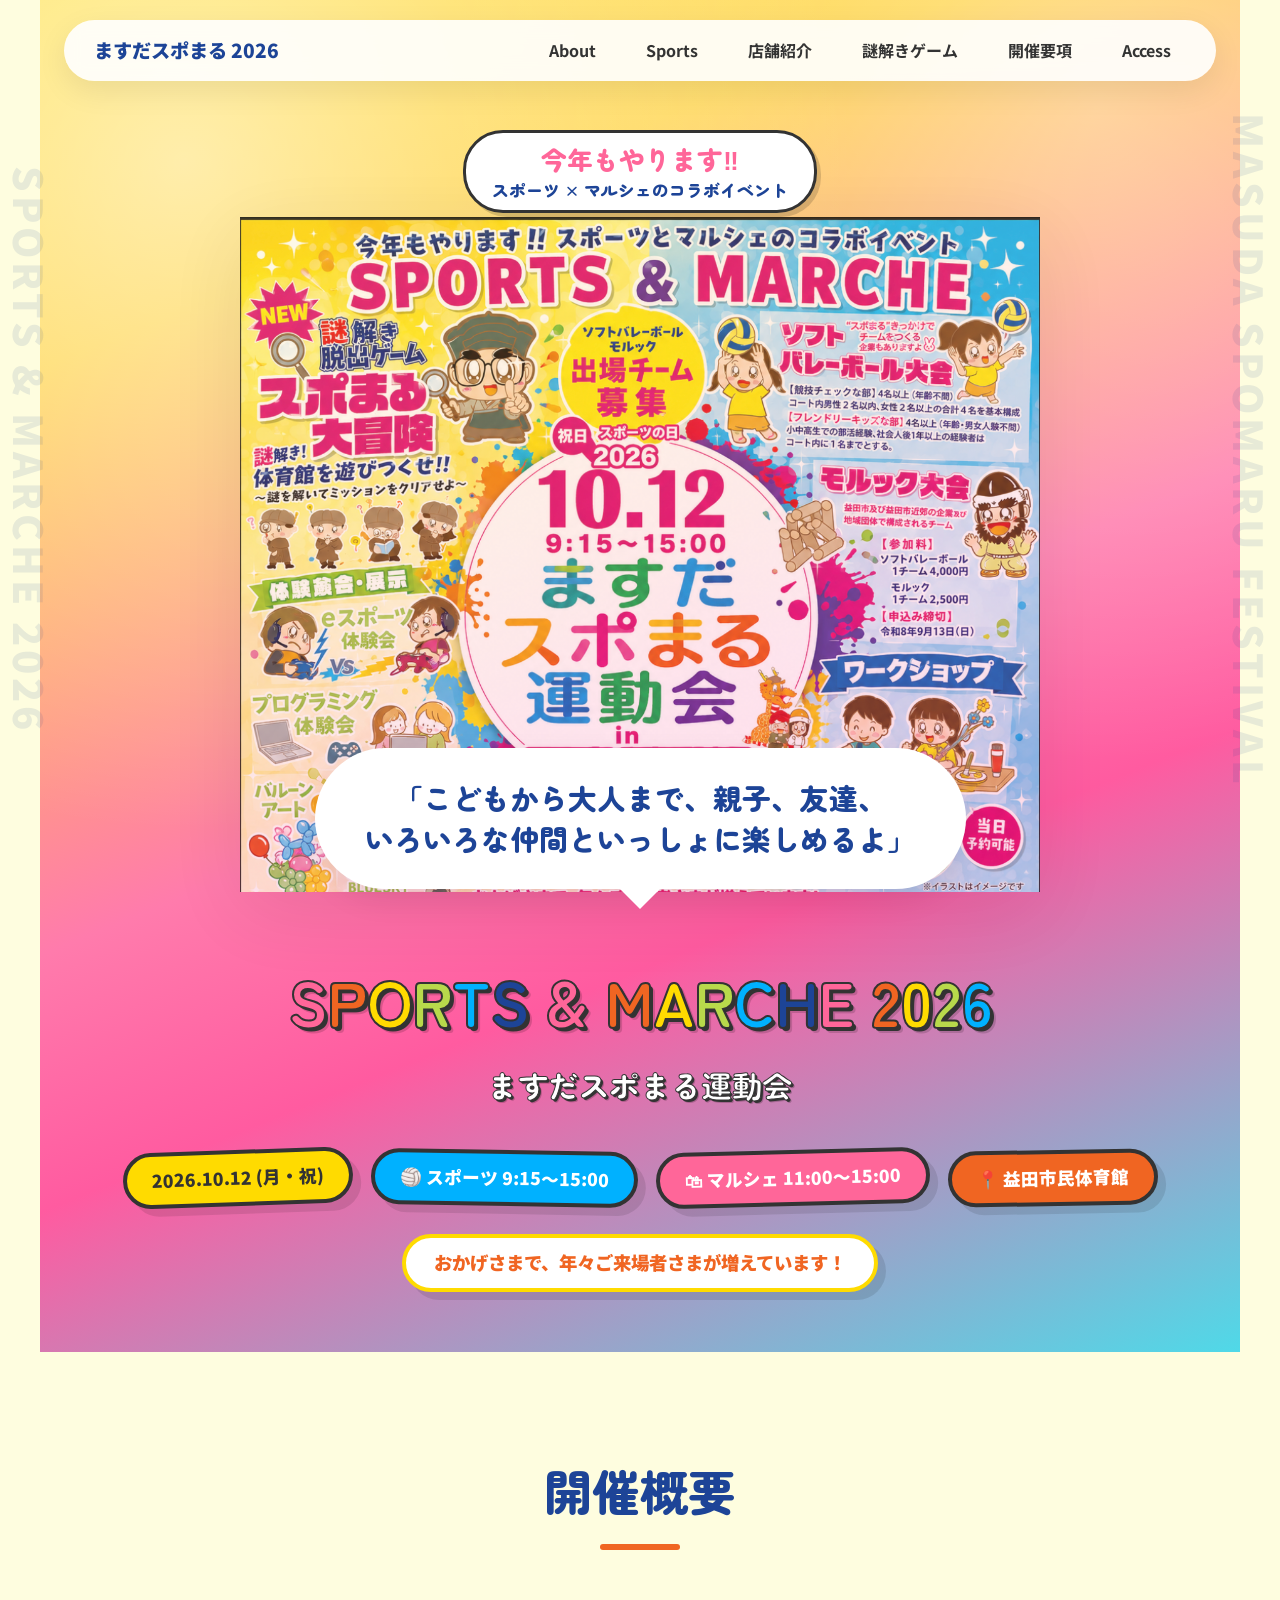
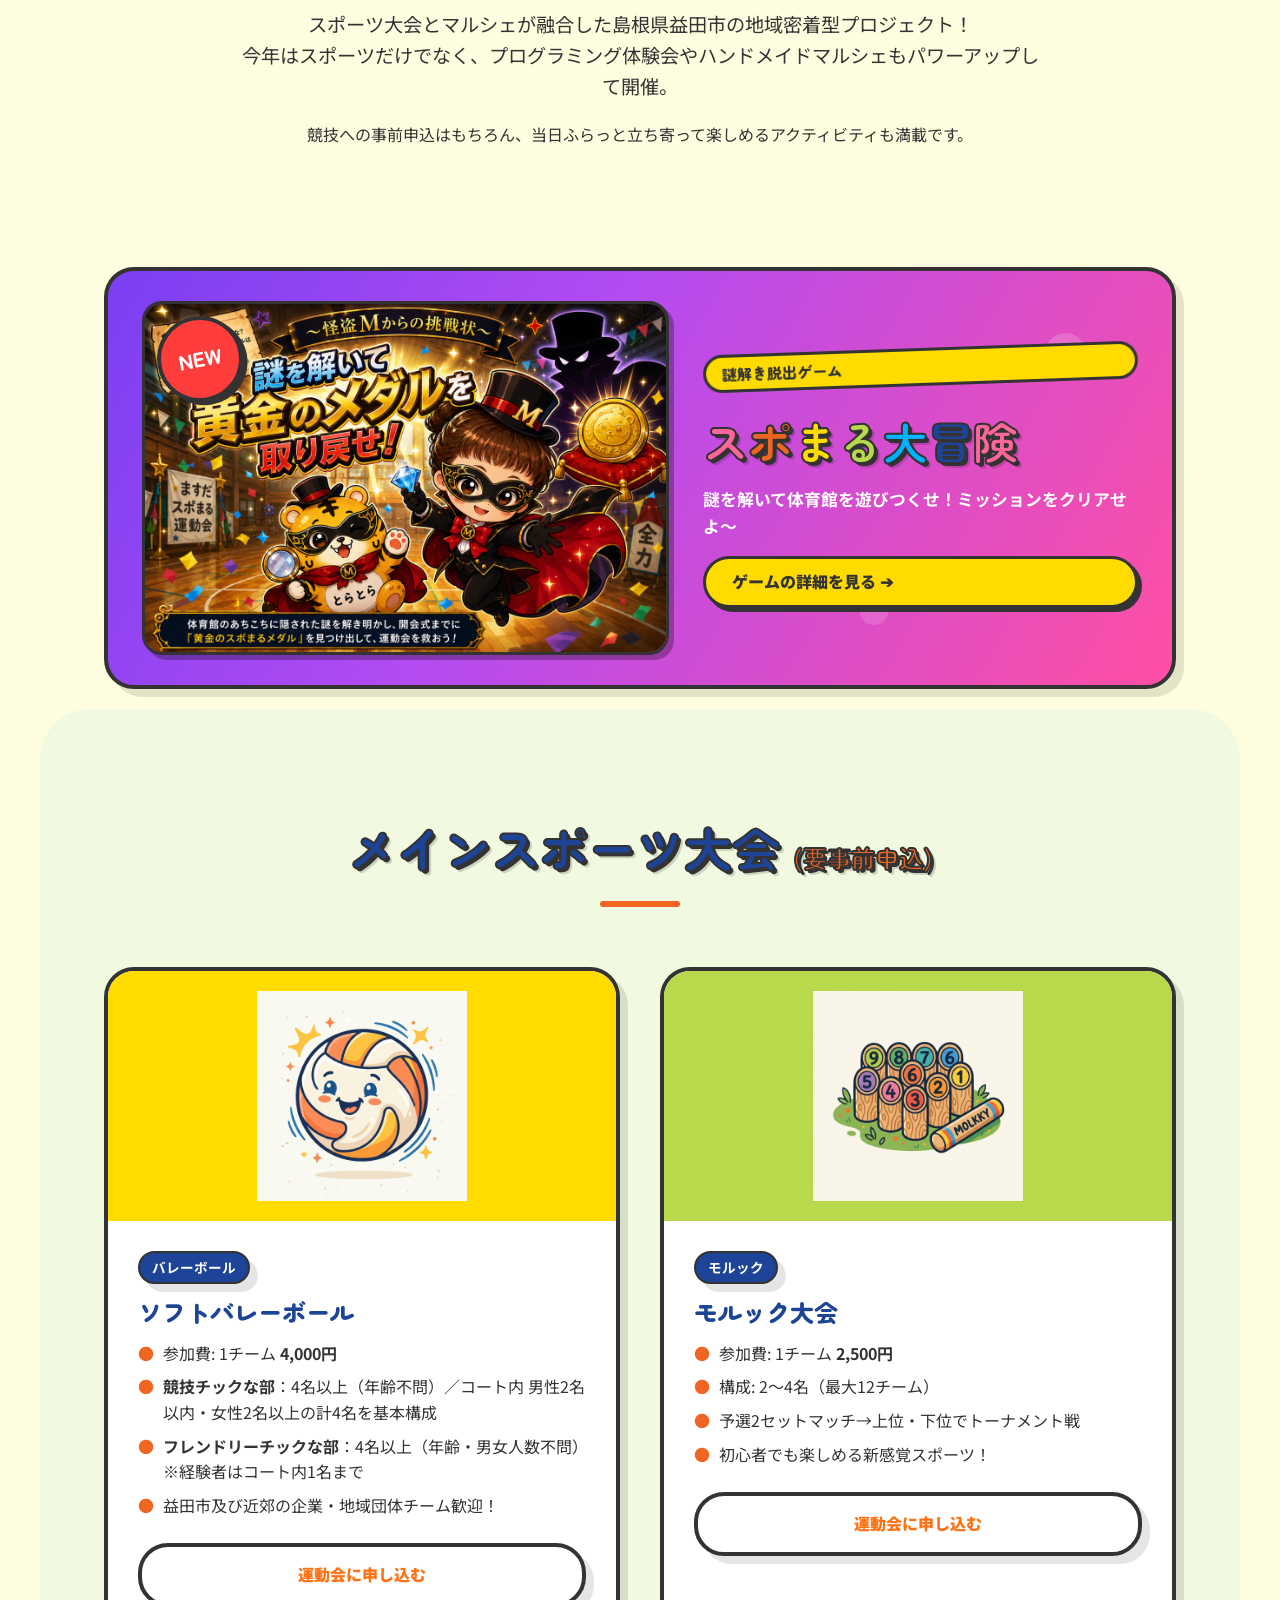
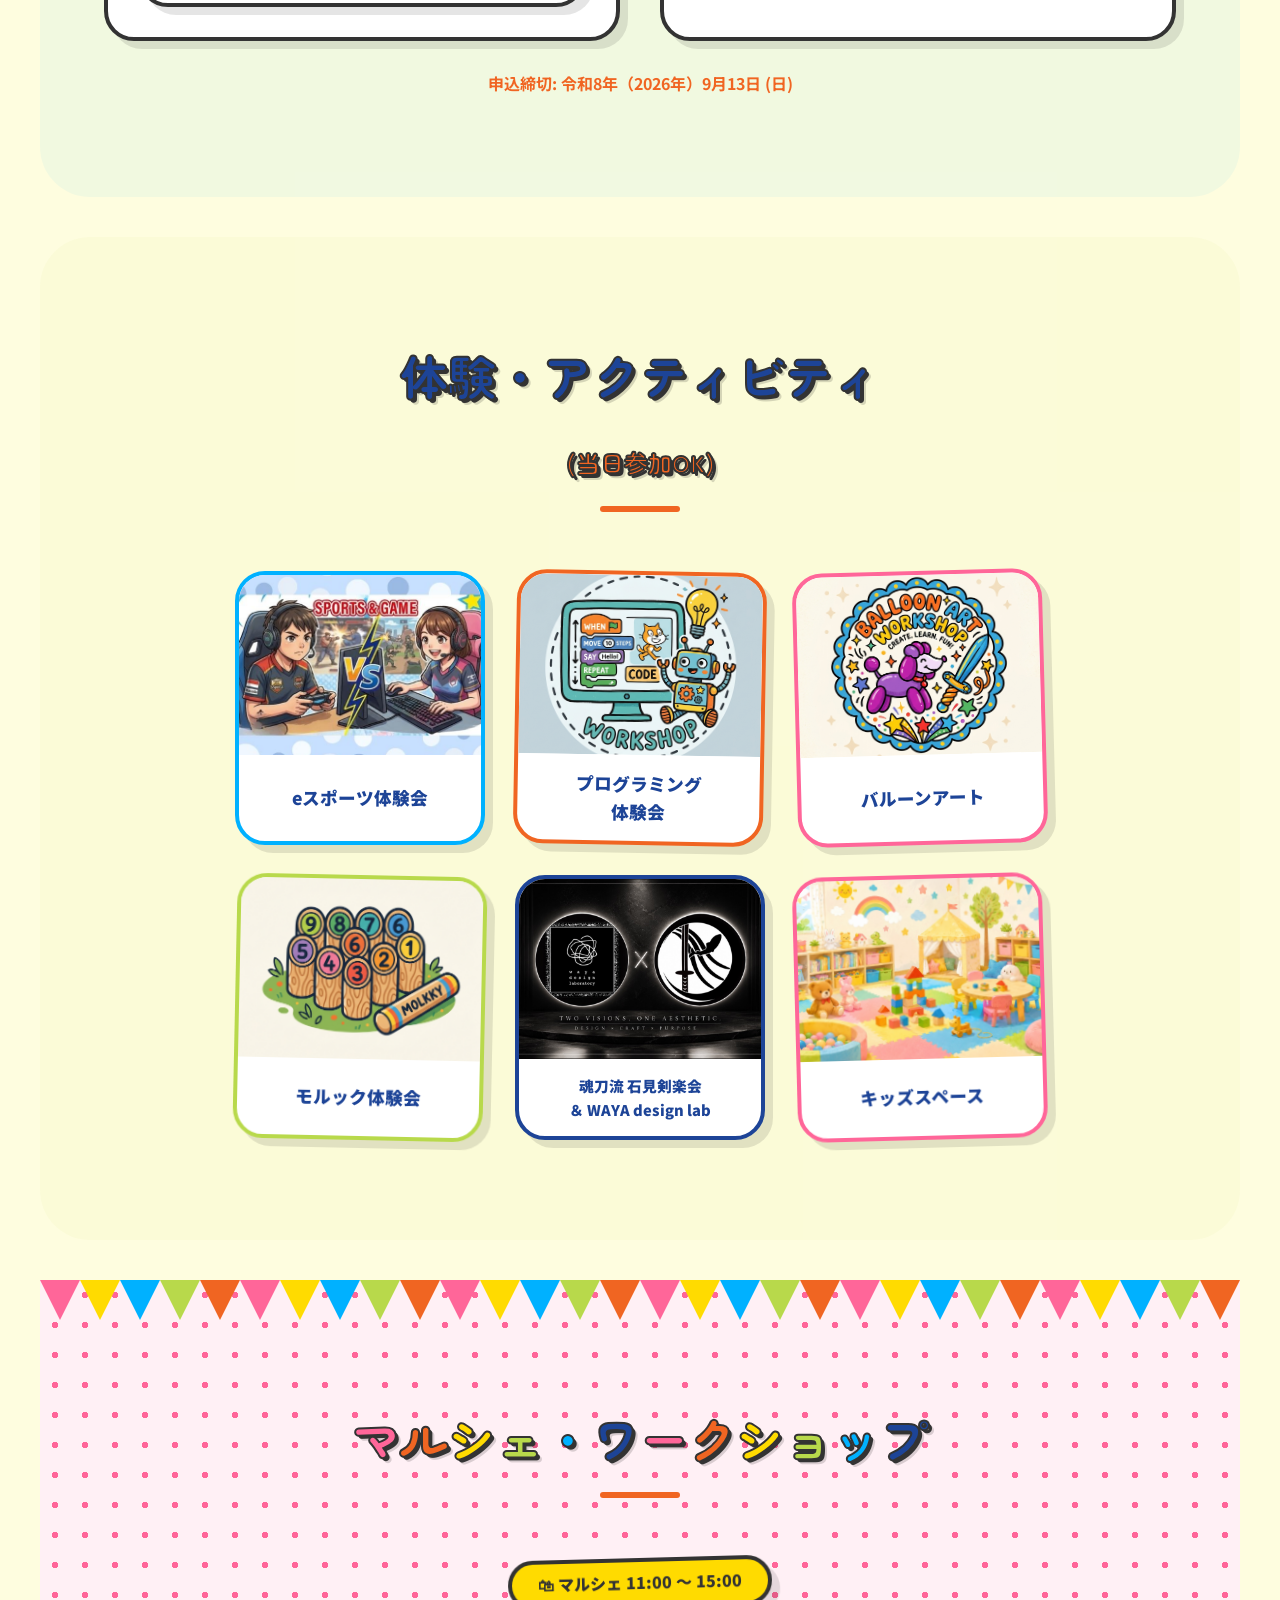
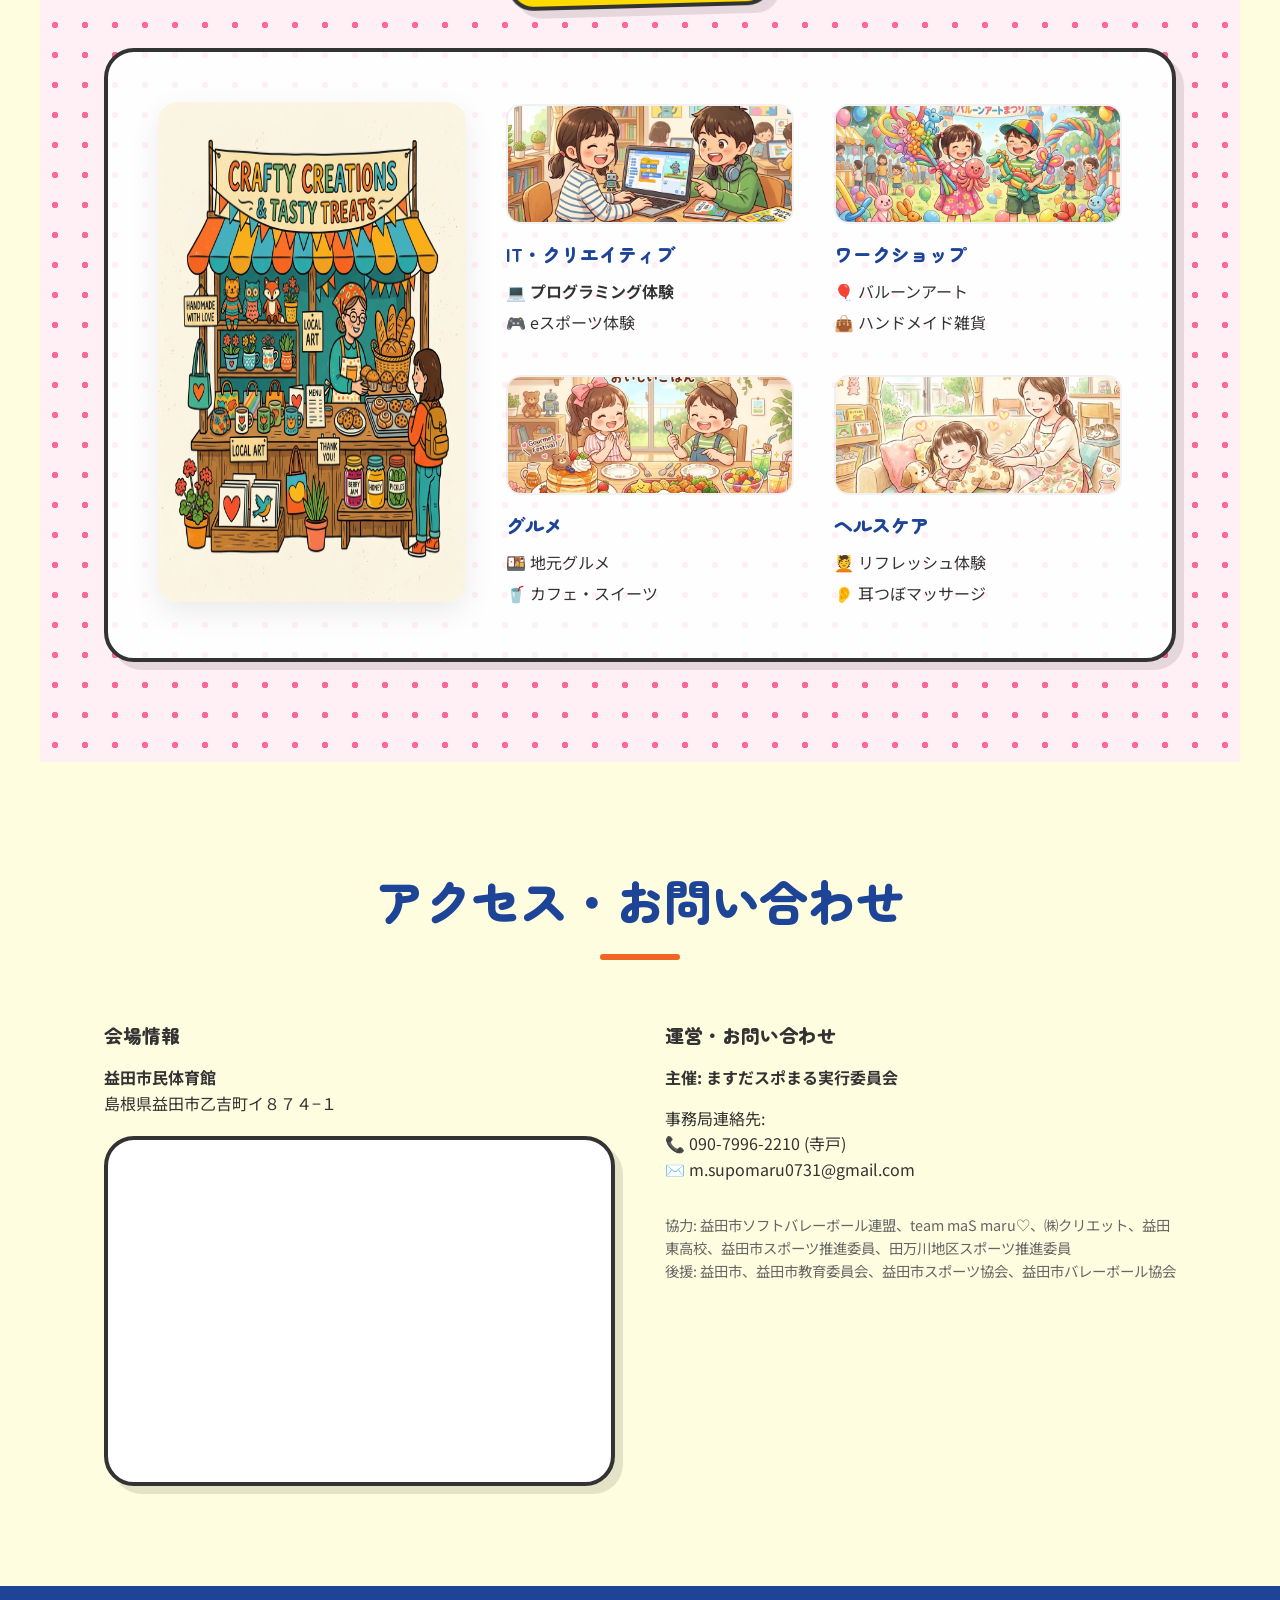
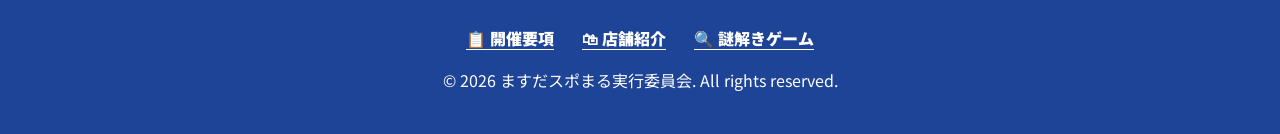
<file: index.html>
<!DOCTYPE html>
<html lang="ja">
<head>
  <meta charset="UTF-8">
  <meta name="viewport" content="width=device-width, initial-scale=1.0">
  <meta name="google-site-verification" content="xa0e_cKdXpzuW-UYeWfZ3ZJe2lXRr3qXcWeyfh6dXEw" />
  <title>ますだスポまる運動会2026｜島根県益田市のスポーツ×マルシェ</title>
  <meta name="description" content="2026年10月12日(月・祝)、益田市民体育館で開催。ソフトバレー・モルック大会、eスポーツ体験、ハンドメイドマルシェ、謎解きゲームが集う地域密着イベント。出場チーム募集中！">
  <meta name="keywords" content="ますだスポまる,益田市,スポーツ,マルシェ,運動会,ソフトバレーボール,モルック,eスポーツ,プログラミング体験,ハンドメイド,謎解き,島根県,2026,イベント">
  <meta name="author" content="ますだスポまる実行委員会">
  <meta name="robots" content="index, follow">
  <link rel="canonical" href="https://supomaru.creatte.jp/">
  <meta name="theme-color" content="#00B1FF">

  <!-- Geo (Local SEO) -->
  <meta name="geo.region" content="JP-32">
  <meta name="geo.placename" content="島根県益田市">
  <meta name="geo.position" content="34.686044;131.854094">
  <meta name="ICBM" content="34.686044, 131.854094">

  <!-- Open Graph -->
  <meta property="og:type" content="website">
  <meta property="og:site_name" content="ますだスポまる運動会 2026">
  <meta property="og:locale" content="ja_JP">
  <meta property="og:title" content="ますだスポまる運動会2026｜島根県益田市のスポーツ×マルシェ">
  <meta property="og:description" content="2026年10月12日(月・祝)、益田市民体育館で開催。ソフトバレー・モルック大会、eスポーツ体験、ハンドメイドマルシェ、謎解きゲームが集う地域密着イベント。">
  <meta property="og:url" content="https://supomaru.creatte.jp/">
  <meta property="og:image" content="https://supomaru.creatte.jp/assets/og-image.jpg">
  <meta property="og:image:width" content="1200">
  <meta property="og:image:height" content="630">
  <meta property="og:image:alt" content="ますだスポまる運動会 2026 SPORTS & MARCHE">
  <meta property="og:updated_time" content="2026-07-10T00:00:00+09:00">

  <!-- Twitter Card -->
  <meta name="twitter:card" content="summary_large_image">
  <meta name="twitter:title" content="ますだスポまる運動会2026｜島根県益田市のスポーツ×マルシェ">
  <meta name="twitter:description" content="2026年10月12日(月・祝)、益田市民体育館で開催。ソフトバレー・モルック大会、eスポーツ体験、ハンドメイドマルシェ、謎解きゲームが集う地域密着イベント。">
  <meta name="twitter:image" content="https://supomaru.creatte.jp/assets/og-image.jpg">

  <!-- Favicon -->
  <link rel="icon" href="favicon.svg" type="image/svg+xml">
  <link rel="apple-touch-icon" href="assets/apple-touch-icon.png">

  <link rel="preconnect" href="https://fonts.googleapis.com">
  <link rel="preconnect" href="https://fonts.gstatic.com" crossorigin>
  <link rel="stylesheet" href="https://fonts.googleapis.com/css2?family=Zen+Maru+Gothic:wght@400;500;700;900&family=Noto+Sans+JP:wght@400;500;700;900&display=swap">
  <link rel="stylesheet" href="index.css">
  <link rel="preload" as="image" href="assets/hero.png" fetchpriority="high">

  <!-- Structured Data: Organization / WebSite / Event -->
  <script type="application/ld+json">
  {
    "@context": "https://schema.org",
    "@graph": [
      {
        "@type": "Organization",
        "@id": "https://supomaru.creatte.jp/#organization",
        "name": "ますだスポまる実行委員会",
        "url": "https://supomaru.creatte.jp/",
        "logo": {
          "@type": "ImageObject",
          "url": "https://supomaru.creatte.jp/assets/apple-touch-icon.png",
          "width": 180,
          "height": 180
        },
        "email": "m.supomaru0731@gmail.com",
        "areaServed": {
          "@type": "City",
          "name": "益田市"
        }
      },
      {
        "@type": "WebSite",
        "@id": "https://supomaru.creatte.jp/#website",
        "url": "https://supomaru.creatte.jp/",
        "name": "ますだスポまる運動会 2026",
        "inLanguage": "ja",
        "publisher": { "@id": "https://supomaru.creatte.jp/#organization" }
      },
      {
        "@type": "Event",
        "@id": "https://supomaru.creatte.jp/#event",
        "name": "ますだスポまる運動会 2026（SPORTS & MARCHE 2026）",
        "description": "スポーツ大会とマルシェが融合した島根県益田市の地域密着型イベント。ソフトバレーボール・モルック大会、eスポーツ・プログラミング体験、ハンドメイドマルシェ、謎解き脱出ゲームなど親子で楽しめる一日。",
        "startDate": "2026-10-12T08:30:00+09:00",
        "endDate": "2026-10-12T15:00:00+09:00",
        "eventStatus": "https://schema.org/EventScheduled",
        "eventAttendanceMode": "https://schema.org/OfflineEventAttendanceMode",
        "inLanguage": "ja",
        "isAccessibleForFree": true,
        "image": ["https://supomaru.creatte.jp/assets/og-image.jpg"],
        "url": "https://supomaru.creatte.jp/",
        "location": {
          "@type": "Place",
          "name": "益田市民体育館",
          "address": {
            "@type": "PostalAddress",
            "streetAddress": "乙吉町イ874-1",
            "addressLocality": "益田市",
            "addressRegion": "島根県",
            "postalCode": "698-0003",
            "addressCountry": "JP"
          },
          "geo": {
            "@type": "GeoCoordinates",
            "latitude": 34.686044,
            "longitude": 131.854094
          }
        },
        "organizer": { "@id": "https://supomaru.creatte.jp/#organization" },
        "subEvent": [
          {
            "@type": "SportsEvent",
            "name": "ソフトバレーボール大会",
            "sport": "ソフトバレーボール",
            "startDate": "2026-10-12T09:45:00+09:00",
            "endDate": "2026-10-12T15:00:00+09:00",
            "eventStatus": "https://schema.org/EventScheduled",
            "eventAttendanceMode": "https://schema.org/OfflineEventAttendanceMode",
            "location": { "@id": "https://supomaru.creatte.jp/#venue" },
            "organizer": { "@id": "https://supomaru.creatte.jp/#organization" },
            "offers": {
              "@type": "Offer",
              "name": "ソフトバレーボール大会 参加費（1チーム）",
              "price": "4000",
              "priceCurrency": "JPY",
              "availability": "https://schema.org/InStock",
              "validThrough": "2026-09-13",
              "url": "https://supomaru.creatte.jp/youkou.html"
            }
          },
          {
            "@type": "SportsEvent",
            "name": "モルック大会",
            "sport": "モルック",
            "startDate": "2026-10-12T09:45:00+09:00",
            "endDate": "2026-10-12T15:00:00+09:00",
            "eventStatus": "https://schema.org/EventScheduled",
            "eventAttendanceMode": "https://schema.org/OfflineEventAttendanceMode",
            "location": { "@id": "https://supomaru.creatte.jp/#venue" },
            "organizer": { "@id": "https://supomaru.creatte.jp/#organization" },
            "offers": {
              "@type": "Offer",
              "name": "モルック大会 参加費（1チーム）",
              "price": "2500",
              "priceCurrency": "JPY",
              "availability": "https://schema.org/InStock",
              "validThrough": "2026-09-13",
              "url": "https://supomaru.creatte.jp/youkou.html"
            }
          },
          {
            "@type": "Event",
            "name": "マルシェ・ワークショップ",
            "description": "パン・スイーツ・ジェラート・カフェ、ハンドメイド雑貨、鍼灸治療院などの出展店舗と、eスポーツ・プログラミング・バルーンアート体験。",
            "startDate": "2026-10-12T11:00:00+09:00",
            "endDate": "2026-10-12T15:00:00+09:00",
            "eventStatus": "https://schema.org/EventScheduled",
            "eventAttendanceMode": "https://schema.org/OfflineEventAttendanceMode",
            "isAccessibleForFree": true,
            "location": { "@id": "https://supomaru.creatte.jp/#venue" },
            "organizer": { "@id": "https://supomaru.creatte.jp/#organization" },
            "url": "https://supomaru.creatte.jp/marche.html"
          }
        ]
      },
      {
        "@type": "Place",
        "@id": "https://supomaru.creatte.jp/#venue",
        "name": "益田市民体育館",
        "address": {
          "@type": "PostalAddress",
          "streetAddress": "乙吉町イ874-1",
          "addressLocality": "益田市",
          "addressRegion": "島根県",
          "postalCode": "698-0003",
          "addressCountry": "JP"
        },
        "geo": {
          "@type": "GeoCoordinates",
          "latitude": 34.686044,
          "longitude": 131.854094
        }
      }
    ]
  }
  </script>
</head>
<body>

  <!-- Vertical Sidebar Text -->
  <div class="sidebar-text left">
    <div class="vertical-text">SPORTS & MARCHE 2026</div>
  </div>
  <div class="sidebar-text right">
    <div class="vertical-text">MASUDA SPOMARU FESTIVAL</div>
  </div>

  <header>
    <a href="index.html" class="logo">ますだスポまる 2026</a>
    <nav>
      <!-- Desktop Menu -->
      <ul class="nav-links">
        <li><a href="index.html#about">About</a></li>
        <li><a href="index.html#sports">Sports</a></li>
        <li><a href="marche.html">店舗紹介</a></li>
        <li><a href="escape.html">謎解きゲーム</a></li>
        <li><a href="youkou.html">開催要項</a></li>
        <li><a href="index.html#access">Access</a></li>
      </ul>
      <!-- Hamburger Icon -->
      <div class="hamburger" id="hamburger">
        <span></span>
        <span></span>
        <span></span>
      </div>
    </nav>
  </header>

  <!-- Mobile Menu Overlay -->
  <div class="mobile-menu" id="mobile-menu">
    <ul>
      <li><a href="index.html#about">About</a></li>
      <li><a href="index.html#sports">Sports</a></li>
      <li><a href="marche.html">店舗紹介</a></li>
      <li><a href="escape.html">謎解きゲーム</a></li>
      <li><a href="youkou.html">開催要項</a></li>
      <li><a href="index.html#access">Access</a></li>
    </ul>
  </div>

  <main>
    <!-- Hero Section -->
    <section id="hero" class="hero pattern-festival">
      <p class="hero-tagline"><span class="tag-main">今年もやります‼</span><span class="tag-sub">スポーツ × マルシェのコラボイベント</span></p>
      <div class="hero-illustration">
        <img src="assets/hero.png" alt="ますだスポまる運動会2026 スポーツとマルシェのイベントイラスト" width="1276" height="1076" fetchpriority="high">
      </div>
      <div class="catchphrase-container">
        <div class="catchphrase-bubble">
          <p class="catchphrase font-maru">「こどもから大人まで、親子、友達、<br>いろいろな仲間といっしょに楽しめるよ」</p>
        </div>
      </div>
      <h1 class="main-title font-maru pop-text-multi pop-text-shadow">
        <span>S</span><span>P</span><span>O</span><span>R</span><span>T</span><span>S</span>
        <span>&amp;</span>
        <span>M</span><span>A</span><span>R</span><span>C</span><span>H</span><span>E</span>
        <span>2</span><span>0</span><span>2</span><span>6</span>
      </h1>
      <p class="sub-title">ますだスポまる運動会</p>
      
      <div class="event-details-hero">
        <div class="info-badge sticker-card" style="background: var(--sports-yellow); color: var(--text-main); font-weight: 900; transform: rotate(-2deg);">2026.10.12 (月・祝)</div>
        <div class="info-badge sticker-card" style="background: var(--sports-blue); color: #FFF; font-weight: 900; transform: rotate(1deg);">🏐 スポーツ 9:15〜15:00</div>
        <div class="info-badge sticker-card" style="background: var(--marche-pink); color: #FFF; font-weight: 900; transform: rotate(-1.5deg);">🛍 マルシェ 11:00〜15:00</div>
        <div class="info-badge sticker-card" style="background: var(--accent-orange); color: #FFF; font-weight: 900; transform: rotate(-1deg);">📍 益田市民体育館</div>
      </div>
      <p class="attendance-note">おかげさまで、年々ご来場者さまが増えています！</p>
    </section>

    <!-- About Section -->
    <section id="about" class="fade-up">
      <h2 class="section-title">開催概要</h2>
      <div style="text-align: center; max-width: 800px; margin: 0 auto;">
        <p style="font-size: 1.2rem; margin-bottom: 20px;">
          スポーツ大会とマルシェが融合した島根県益田市の地域密着型プロジェクト！<br>
          今年はスポーツだけでなく、プログラミング体験会やハンドメイドマルシェもパワーアップして開催。
        </p>
        <p>
          競技への事前申込はもちろん、当日ふらっと立ち寄って楽しめるアクティビティも満載です。
        </p>
      </div>
    </section>

    <!-- Nazotoki Highlight -->
    <section id="nazotoki-highlight" class="fade-up">
      <a href="escape.html" class="nazotoki-banner">
        <div class="nazotoki-media">
          <img src="assets/nazotoki_card.jpg" alt="謎解き脱出ゲーム スポまる大冒険 〜怪盗Mからの挑戦状〜" width="1200" height="800" loading="lazy">
          <span class="new-burst">NEW</span>
        </div>
        <div class="nazotoki-text">
          <span class="nazotoki-label">謎解き脱出ゲーム</span>
          <h2 class="nazotoki-title pop-text-multi pop-text-shadow"><span>ス</span><span>ポ</span><span>ま</span><span>る</span><span>大</span><span>冒</span><span>険</span></h2>
          <p>謎を解いて体育館を遊びつくせ！ミッションをクリアせよ〜</p>
          <span class="banner-cta">ゲームの詳細を見る ➔</span>
        </div>
      </a>
    </section>

    <!-- Sports Section -->
    <section id="sports" class="fade-up" style="background: rgba(0, 177, 255, 0.05); border-radius: 50px; padding: 100px 5%;">
      <h2 class="section-title pop-text-shadow">メインスポーツ大会 <span style="font-size: 1.5rem; color: var(--accent-orange);">(要事前申込)</span></h2>
      <div class="sports-grid">
        <!-- Soft Volleyball -->
        <div class="sport-card sticker-card">
          <div class="sport-img-container" style="background-color: var(--sports-yellow);">
            <img src="assets/volleyball.png" alt="Soft Volleyball" width="1024" height="1024" loading="lazy" class="sport-img">
          </div>
          <div class="sport-content">
            <span class="sport-tag sticker-card" style="background: var(--accent-blue); color: #FFF; border-width: 2px;">バレーボール</span>
            <h3>ソフトバレーボール</h3>
            <ul class="sport-info">
              <li>参加費: 1チーム <strong>4,000円</strong></li>
              <li><strong>競技チックな部</strong>：4名以上（年齢不問）／コート内 男性2名以内・女性2名以上の計4名を基本構成</li>
              <li><strong>フレンドリーチックな部</strong>：4名以上（年齢・男女人数不問）※経験者はコート内1名まで</li>
              <li>益田市及び近郊の企業・地域団体チーム歓迎！</li>
            </ul>
            <a href="https://docs.google.com/forms/d/e/1FAIpQLSc93Lp80f9YjV-wYmrXPYnFZQICIMs_NypWKTWP03hO3gM2aA/viewform?usp=dialog" class="apply-btn sticker-card">運動会に申し込む</a>
          </div>
        </div>

        <!-- Molkky -->
        <div class="sport-card sticker-card">
          <div class="sport-img-container" style="background-color: var(--accent-green);">
            <img src="assets/molkky.png" alt="Molkky" width="1024" height="1024" loading="lazy" class="sport-img">
          </div>
          <div class="sport-content">
            <span class="sport-tag sticker-card" style="background: var(--accent-blue); color: #FFF; border-width: 2px;">モルック</span>
            <h3>モルック大会</h3>
            <ul class="sport-info">
              <li>参加費: 1チーム <strong>2,500円</strong></li>
              <li>構成: 2〜4名（最大12チーム）</li>
              <li>予選2セットマッチ→上位・下位でトーナメント戦</li>
              <li>初心者でも楽しめる新感覚スポーツ！</li>
            </ul>
            <a href="https://docs.google.com/forms/d/e/1FAIpQLSc93Lp80f9YjV-wYmrXPYnFZQICIMs_NypWKTWP03hO3gM2aA/viewform?usp=dialog" class="apply-btn sticker-card">運動会に申し込む</a>
          </div>
        </div>
      </div>
      <p style="text-align: center; margin-top: 30px; font-weight: 700; color: var(--accent-orange);">
        申込締切: 令和8年（2026年）9月13日 (日)
      </p>
    </section>

    <!-- Activities Section -->
    <section id="activities" class="fade-up" style="background: rgba(184, 217, 75, 0.05); padding: 100px 5%; border-radius: 50px; margin: 40px auto;">
      <h2 class="section-title pop-text-shadow">体験・アクティビティ<br><span style="font-size: 1.5rem; color: var(--accent-orange);">(当日参加OK)</span></h2>
      <div class="bubble-grid">
        <!-- eSports -->
        <div class="bubble-item sticker-card" style="border-color: var(--sports-blue);">
          <div class="bubble-icon">
            <img src="./assets/10.jpg" alt="eスポーツ体験" width="500" height="500" loading="lazy">
          </div>
          <span class="bubble-title">eスポーツ体験会</span>
        </div>
        <!-- Programming -->
        <div class="bubble-item sticker-card" style="border-color: var(--accent-orange);">
          <div class="bubble-icon">
            <img src="./assets/vendor_program.png" alt="プログラミング体験会" width="1024" height="1024" loading="lazy">
          </div>
          <span class="bubble-title">プログラミング<br>体験会</span>
        </div>
        <!-- Balloon Art -->
        <div class="bubble-item sticker-card" style="border-color: var(--marche-pink);">
          <div class="bubble-icon">
            <img src="./assets/vendor_balloon.png" alt="バルーンアート" width="1024" height="1024" loading="lazy">
          </div>
          <span class="bubble-title">バルーンアート</span>
        </div>
        <!-- Molkky -->
        <div class="bubble-item sticker-card" style="border-color: var(--accent-green);">
          <div class="bubble-icon">
            <img src="./assets/molkky.png" alt="モルック体験会" width="1024" height="1024" loading="lazy" style="background:#FEFDF3;">
          </div>
          <span class="bubble-title">モルック体験会</span>
        </div>
        <!-- 剣舞 × ものづくり -->
        <div class="bubble-item sticker-card" style="border-color: var(--accent-blue);">
          <div class="bubble-icon">
            <img src="./assets/vendors/kentou_waya.jpg" alt="魂刀流 石見剣楽会 ＆ WAYA design lab" width="1000" height="562" loading="lazy">
          </div>
          <span class="bubble-title" style="font-size:0.92rem;">魂刀流 石見剣楽会<br>＆ WAYA design lab</span>
        </div>
        <!-- Kids Space -->
        <div class="bubble-item sticker-card" style="border-color: var(--marche-pink);">
          <div class="bubble-icon">
            <img src="./assets/vendors/kidsspace.jpg" alt="キッズスペース" width="1000" height="800" loading="lazy">
          </div>
          <span class="bubble-title">キッズスペース</span>
        </div>
      </div>
    </section>

    <!-- Marche Section -->
    <section id="marche" class="fade-up pattern-dots" style="position: relative; padding-top: 120px;">
      <div class="garland"></div>
      <h2 class="section-title pop-text-multi pop-text-shadow">
        <span>マ</span><span>ル</span><span>シ</span><span>ェ</span><span>・</span><span>ワ</span><span>ー</span><span>ク</span><span>シ</span><span>ョ</span><span>ッ</span><span>プ</span>
      </h2>
      <p style="text-align:center; margin: 0 auto 40px;">
        <span class="sticker-card" style="display:inline-block; background: var(--sports-yellow); color: var(--text-main); font-weight:900; padding:8px 26px; border-radius:50px; transform: rotate(-1.5deg);">🛍 マルシェ 11:00 〜 15:00</span>
      </p>
      <div class="marche-container sticker-card" style="background: rgba(255, 255, 255, 0.9); padding: 50px; position: relative; overflow: hidden;">
        <div style="display: flex; align-items: center; gap: 40px; flex-wrap: wrap;">
          <div style="flex: 1; min-width: 250px;">
             <img src="assets/marche.png" alt="マルシェ・ワークショップのイメージイラスト" width="1024" height="1024" loading="lazy" style="width: 100%; height: 500px;border-radius: 20px; box-shadow: var(--shadow-soft);">
          </div>
          <div style="flex: 2; min-width: 250px;">
            <div class="sports-grid" style="grid-template-columns: repeat(auto-fit, minmax(180px, 1fr));">
              <!-- IT/Creative -->
              <div class="marche-card">
                <div class="marche-card-icon">
                  <img src="assets/item1.png" alt="IT・クリエイティブ" width="828" height="470" loading="lazy">
                </div>
                <h3 style="color: var(--accent-blue); margin-bottom: 10px;">IT・クリエイティブ</h3>
                <ul style="list-style: none;">
                  <li style="margin-bottom: 5px; font-weight: 700;">💻 プログラミング体験</li>
                  <li>🎮 eスポーツ体験</li>
                </ul>
              </div>
              <!-- Shopping/WS -->
              <div class="marche-card">
                <div class="marche-card-icon">
                  <img src="assets/item4.png" alt="ワークショップ" width="834" height="468" loading="lazy">
                </div>
                <h3 style="color: var(--accent-blue); margin-bottom: 10px;">ワークショップ</h3>
                <ul style="list-style: none;">
                  <li style="margin-bottom: 5px;">🎈 バルーンアート</li>
                  <li>👜 ハンドメイド雑貨</li>
                </ul>
              </div>
              <!-- Food -->
              <div class="marche-card">
                <div class="marche-card-icon">
                  <img src="assets/item3.png" alt="グルメ" width="858" height="478" loading="lazy">
                </div>
                <h3 style="color: var(--accent-blue); margin-bottom: 10px;">グルメ</h3>
                <ul style="list-style: none;">
                  <li style="margin-bottom: 5px;">🍱 地元グルメ</li>
                  <li>🥤 カフェ・スイーツ</li>
                </ul>
              </div>
              <!-- Healthcare -->
              <div class="marche-card">
                <div class="marche-card-icon">
                  <img src="assets/item2.png" alt="ヘルスケア" width="850" height="480" loading="lazy">
                </div>
                <h3 style="color: var(--accent-blue); margin-bottom: 10px;">ヘルスケア</h3>
                <ul style="list-style: none;">
                  <li style="margin-bottom: 5px;">💆 リフレッシュ体験</li>
                  <li>👂 耳つぼマッサージ</li>
                </ul>
              </div>
            </div>
          </div>
        </div>
      </div>
    </section>

    <!-- Info Section -->
    <section id="access" class="fade-up">
      <h2 class="section-title">アクセス・お問い合わせ</h2>
      <div style="display: grid; grid-template-columns: repeat(auto-fit, minmax(300px, 1fr)); gap: 50px;">
        <div>
          <h3 style="margin-bottom: 15px;">会場情報</h3>
          <p><strong>益田市民体育館</strong><br>
            島根県益田市乙吉町イ８７４−１
          </p>
          <div class="map-container sticker-card" style="margin-top: 20px;">
             <iframe src="https://www.google.com/maps/embed?pb=!1m18!1m12!1m3!1d987.4646275881245!2d131.85409428775725!3d34.6860439033067!2m3!1f0!2f0!3f0!3m2!1i1024!2i768!4f13.1!3m3!1m2!1s0x355b1f2409f60607%3A0x94d1e0906b693dd0!2z55uK55Sw5biCIOW4guawkeS9k-iCsumkqA!5e0!3m2!1sja!2sjp!4v1775096334557!5m2!1sja!2sjp" style="border:0; width: 100%; height: 100%;" allowfullscreen="" loading="lazy" referrerpolicy="no-referrer-when-downgrade"></iframe>
          </div>
        </div>
        <div>
          <h3 style="margin-bottom: 15px;">運営・お問い合わせ</h3>
          <p><strong>主催: ますだスポまる実行委員会</strong></p>
          <p style="margin-top: 15px;">
            事務局連絡先:<br>
            📞 090-7996-2210 (寺戸)<br>
            ✉️ m.supomaru0731@gmail.com
          </p>
          <div style="margin-top: 30px;">
            <p style="font-size: 0.9rem; color: #666;">
              協力: 益田市ソフトバレーボール連盟、team maS maru♡、㈱クリエット、益田東高校、益田市スポーツ推進委員、田万川地区スポーツ推進委員<br>
              後援: 益田市、益田市教育委員会、益田市スポーツ協会、益田市バレーボール協会
            </p>
          </div>
        </div>
      </div>
    </section>
  </main>

  <footer style="background: var(--accent-blue); color: #FFF; padding: 40px 5%; text-align: center;">
    <p style="margin-bottom: 16px;">
      <a href="youkou.html" style="color:#FFF; font-weight:900; text-decoration:underline; text-underline-offset:4px; margin:0 12px;">📋 開催要項</a>
      <a href="marche.html" style="color:#FFF; font-weight:900; text-decoration:underline; text-underline-offset:4px; margin:0 12px;">🛍 店舗紹介</a>
      <a href="escape.html" style="color:#FFF; font-weight:900; text-decoration:underline; text-underline-offset:4px; margin:0 12px;">🔍 謎解きゲーム</a>
    </p>
    <p>&copy; 2026 ますだスポまる実行委員会. All rights reserved.</p>
  </footer>

  <script src="main.js"></script>
</body>
</html>
</file>
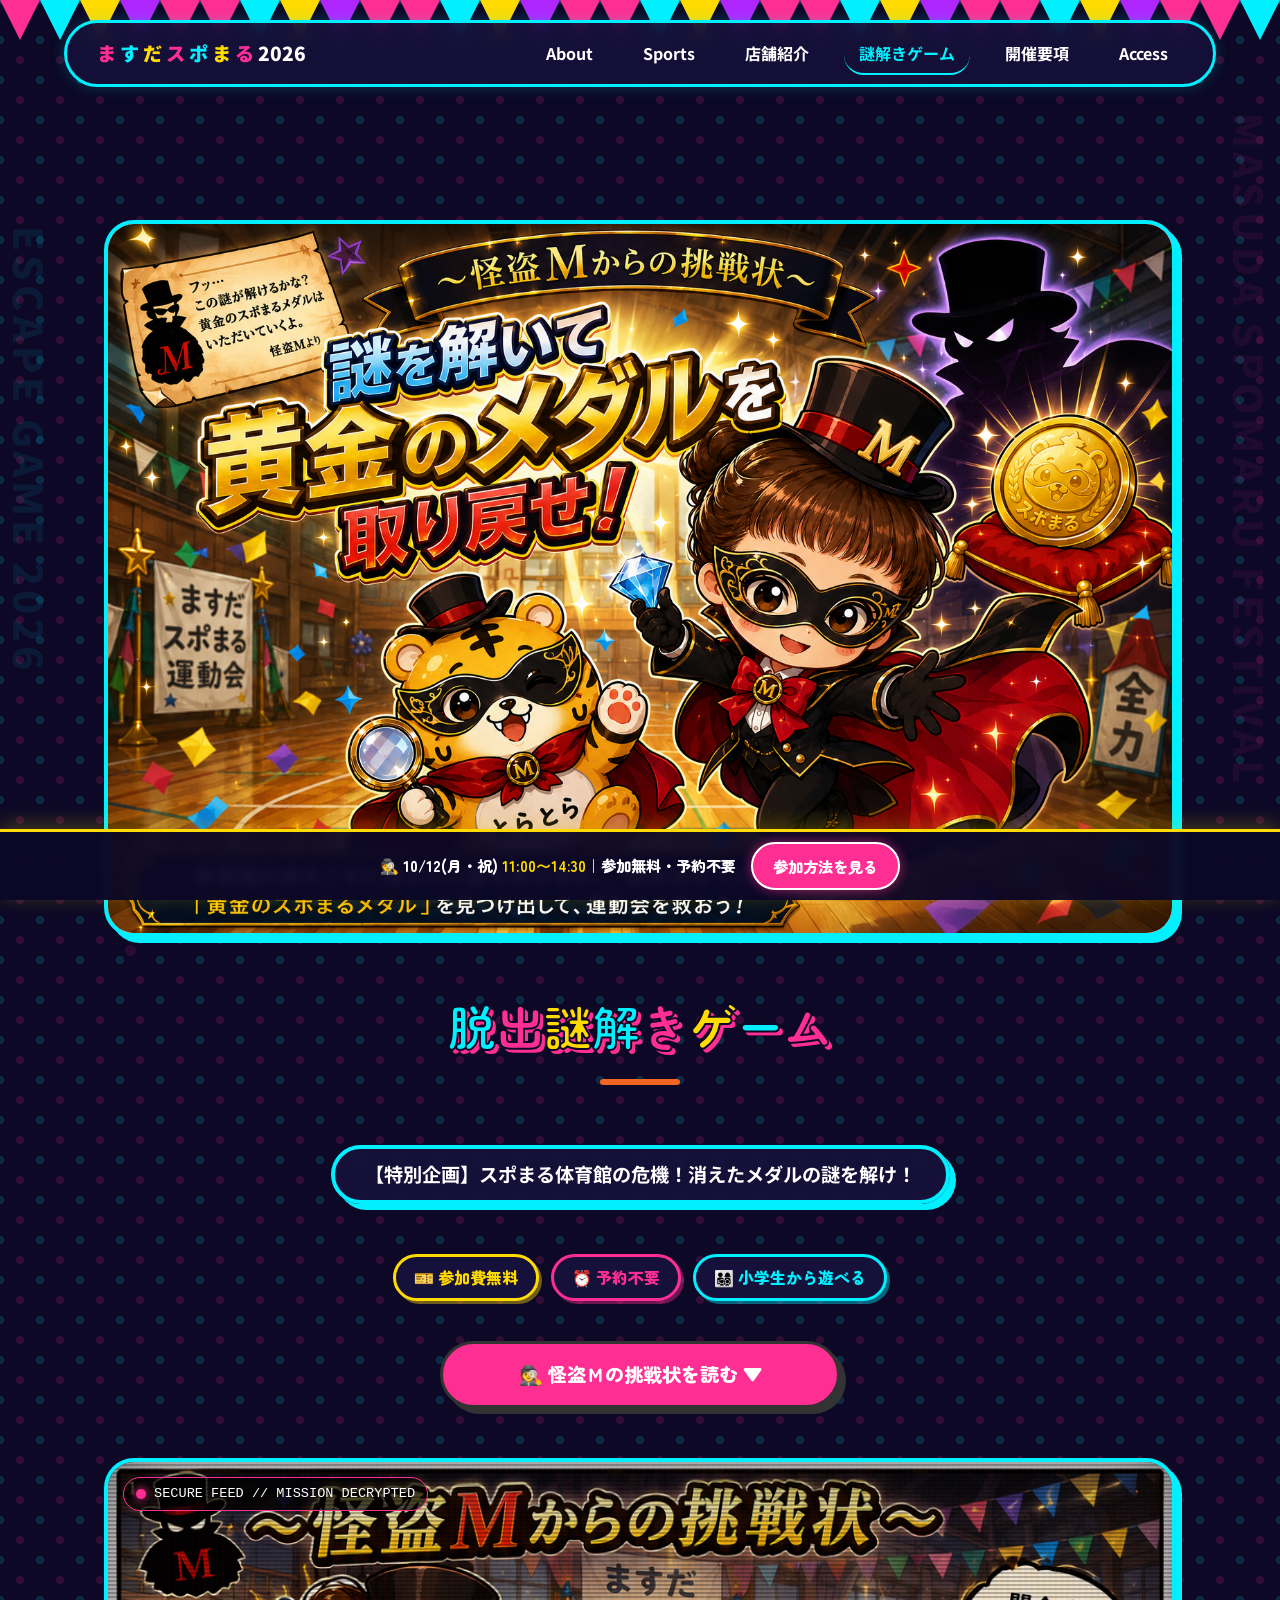
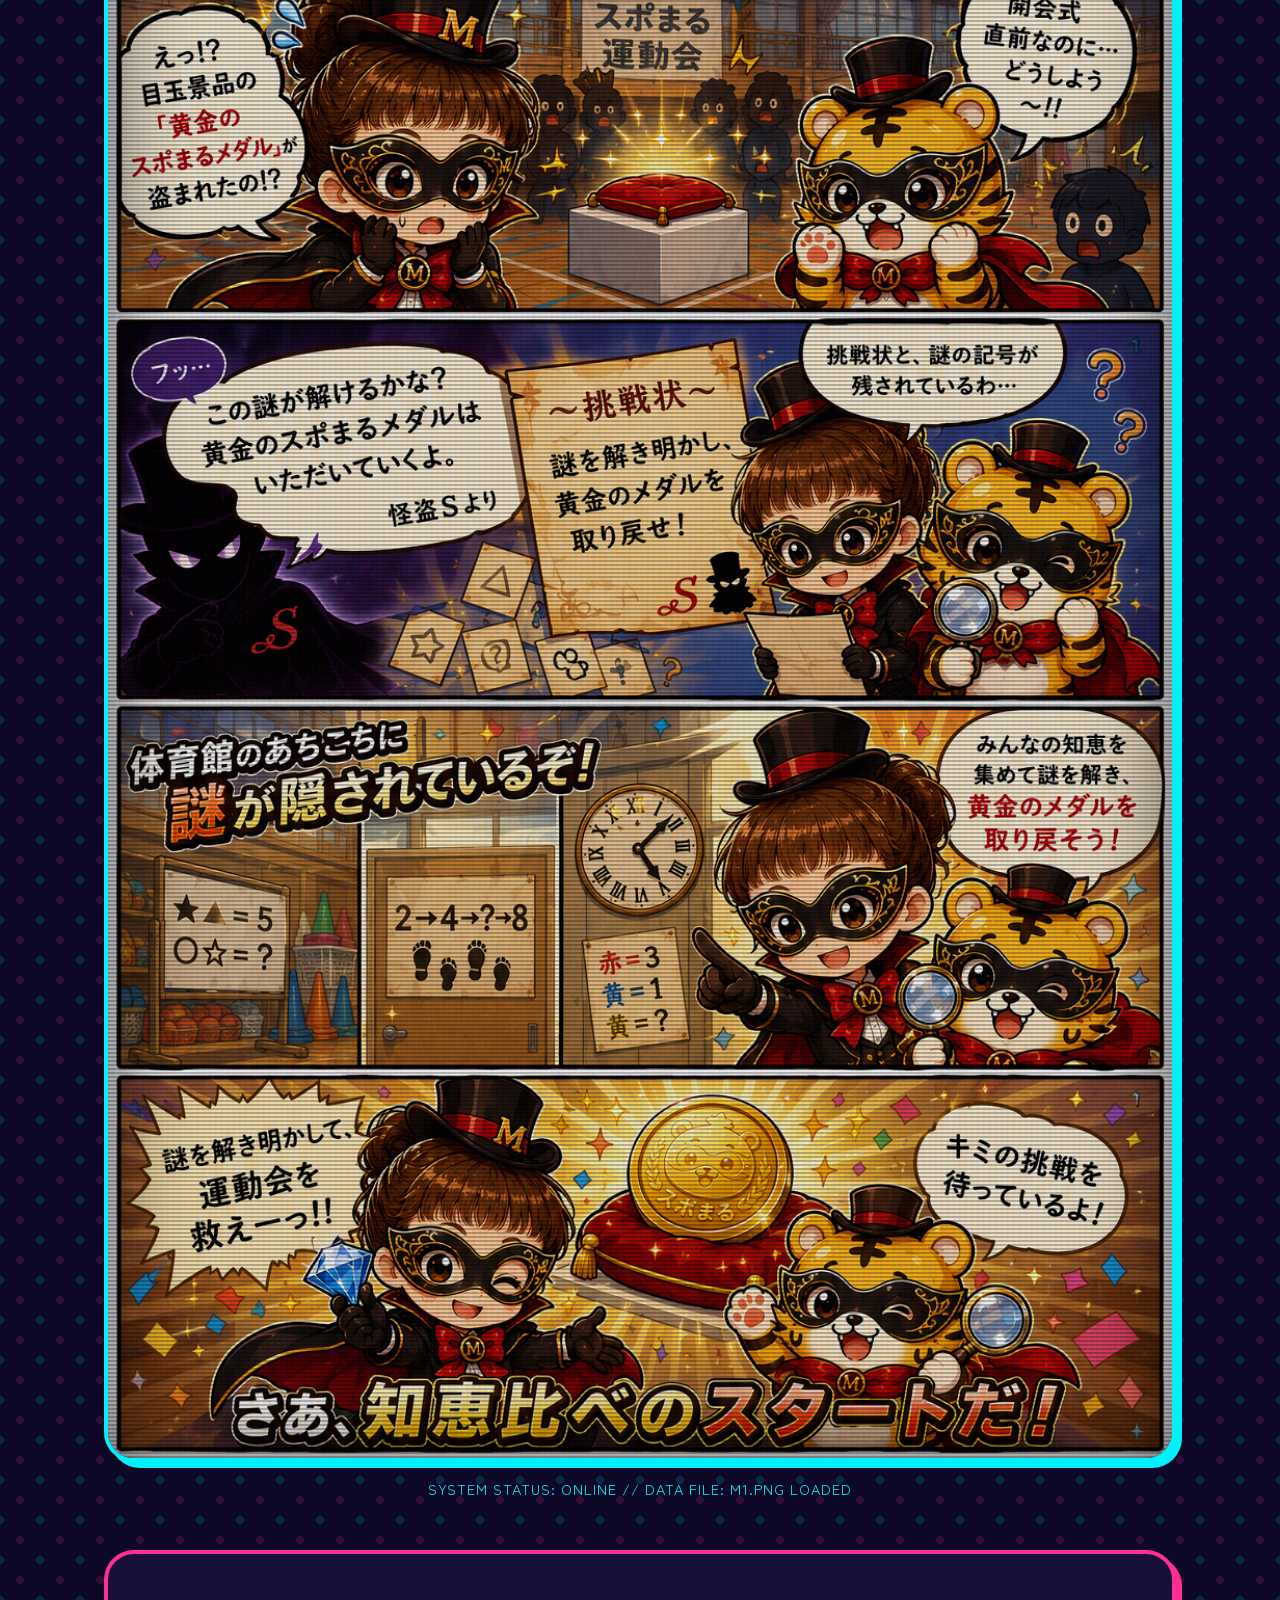
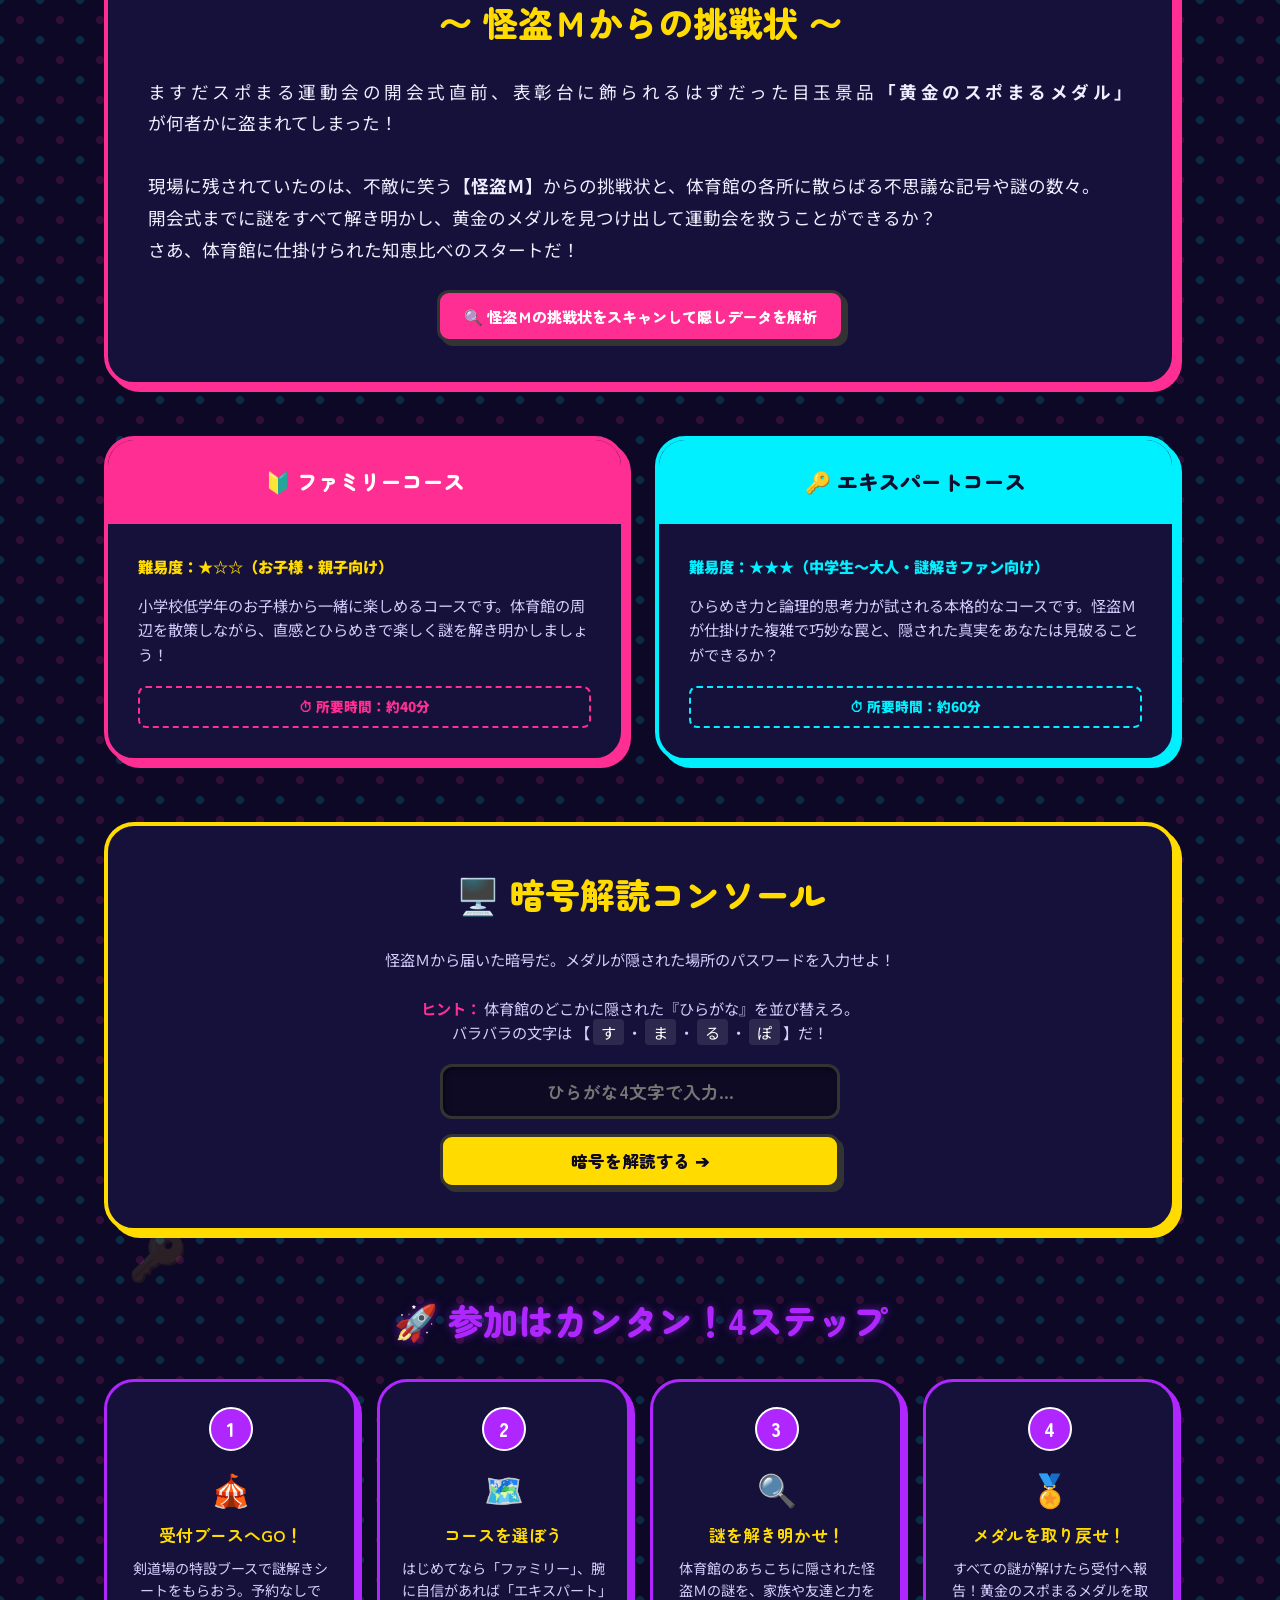
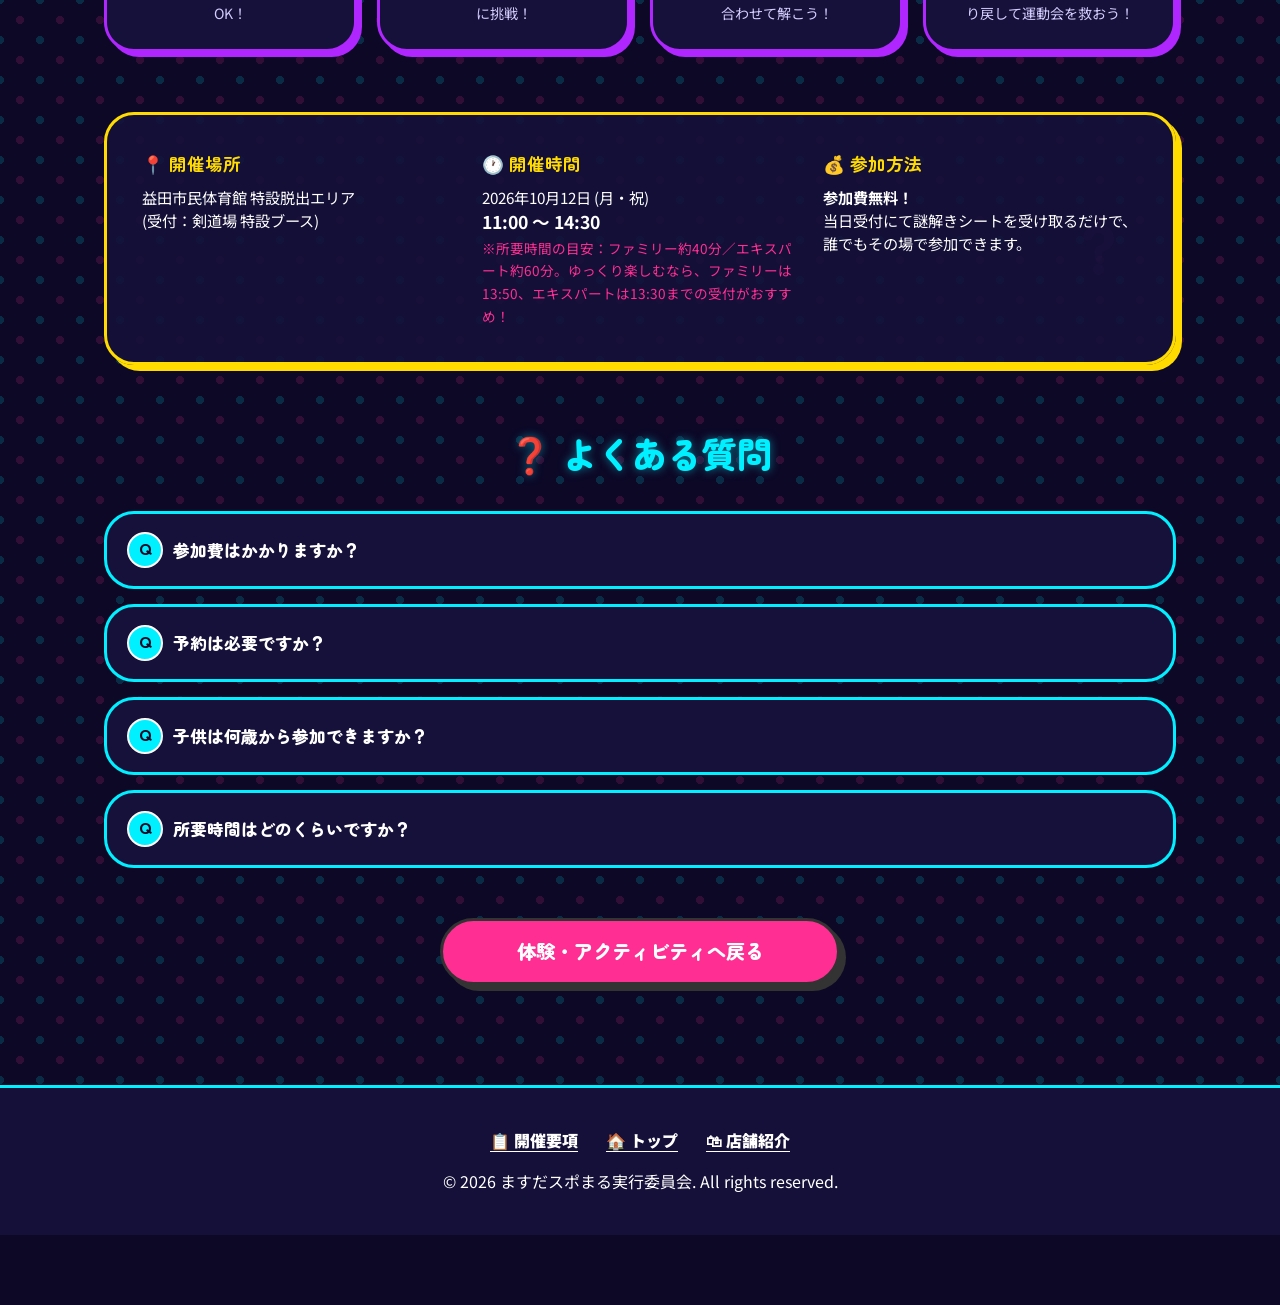
<file: escape.html>
<!DOCTYPE html>
<html lang="ja">
<head>
  <meta charset="UTF-8">
  <meta name="viewport" content="width=device-width, initial-scale=1.0">
  <title>謎解き脱出ゲーム「スポまる大冒険」参加無料・予約不要｜ますだスポまる2026</title>
  <meta name="description" content="怪盗Mからの挑戦状！体育館に隠された謎を解き、黄金のメダルを取り戻せ。参加無料・予約不要、子供から大人まで親子で楽しめる謎解き脱出ゲーム。ファミリーコース約40分／エキスパートコース約60分。2026年10月12日11:00〜14:30、益田市民体育館で開催。">
  <meta name="keywords" content="ますだスポまる,謎解き,脱出ゲーム,スポまる大冒険,益田市,運動会,イベント,親子,子供,無料,島根県,2026">
  <meta name="author" content="ますだスポまる実行委員会">
  <meta name="robots" content="index, follow">
  <link rel="canonical" href="https://supomaru.creatte.jp/escape.html">
  <meta name="theme-color" content="#0C0826">

  <!-- Geo (Local SEO) -->
  <meta name="geo.region" content="JP-32">
  <meta name="geo.placename" content="島根県益田市">

  <!-- Open Graph -->
  <meta property="og:type" content="website">
  <meta property="og:site_name" content="ますだスポまる運動会 2026">
  <meta property="og:locale" content="ja_JP">
  <meta property="og:title" content="謎解き脱出ゲーム「スポまる大冒険」参加無料・予約不要｜ますだスポまる2026">
  <meta property="og:description" content="怪盗Mからの挑戦状！参加無料・予約不要。体育館に隠された謎を解き、黄金のメダルを取り戻せ。親子で楽しめる謎解き脱出ゲーム。10/12(月・祝) 11:00〜14:30開催。">
  <meta property="og:url" content="https://supomaru.creatte.jp/escape.html">
  <meta property="og:image" content="https://supomaru.creatte.jp/assets/og-image.jpg">
  <meta property="og:image:width" content="1200">
  <meta property="og:image:height" content="630">
  <meta property="og:image:alt" content="謎解き脱出ゲーム スポまる大冒険">

  <!-- Twitter Card -->
  <meta name="twitter:card" content="summary_large_image">
  <meta name="twitter:title" content="謎解き脱出ゲーム「スポまる大冒険」参加無料・予約不要｜ますだスポまる2026">
  <meta name="twitter:description" content="怪盗Mからの挑戦状！参加無料・予約不要。体育館に隠された謎を解き、黄金のメダルを取り戻せ。親子で楽しめる謎解き脱出ゲーム。10/12(月・祝) 11:00〜14:30開催。">
  <meta name="twitter:image" content="https://supomaru.creatte.jp/assets/og-image.jpg">

  <!-- Favicon -->
  <link rel="icon" href="favicon.svg" type="image/svg+xml">
  <link rel="apple-touch-icon" href="assets/apple-touch-icon.png">

  <link rel="preconnect" href="https://fonts.googleapis.com">
  <link rel="preconnect" href="https://fonts.gstatic.com" crossorigin>
  <link rel="stylesheet" href="https://fonts.googleapis.com/css2?family=Zen+Maru+Gothic:wght@400;500;700;900&family=Noto+Sans+JP:wght@400;500;700;900&display=swap">
  <link rel="stylesheet" href="index.css">

  <!-- Structured Data: Breadcrumb + Event -->
  <script type="application/ld+json">
  {
    "@context": "https://schema.org",
    "@graph": [
      {
        "@type": "BreadcrumbList",
        "itemListElement": [
          { "@type": "ListItem", "position": 1, "name": "ホーム", "item": "https://supomaru.creatte.jp/" },
          { "@type": "ListItem", "position": 2, "name": "謎解き脱出ゲーム「スポまる大冒険」", "item": "https://supomaru.creatte.jp/escape.html" }
        ]
      },
      {
        "@type": "Event",
        "name": "謎解き脱出ゲーム「スポまる大冒険」〜怪盗Mからの挑戦状〜",
        "description": "体育館のあちこちに隠された謎を解き明かし、開会式までに「黄金のスポまるメダル」を見つけ出して運動会を救う、親子で楽しめる謎解き脱出ゲーム。参加無料・予約不要。ファミリーコース（約40分）とエキスパートコース（約60分）の2コース。",
        "startDate": "2026-10-12T11:00:00+09:00",
        "endDate": "2026-10-12T14:30:00+09:00",
        "eventStatus": "https://schema.org/EventScheduled",
        "eventAttendanceMode": "https://schema.org/OfflineEventAttendanceMode",
        "inLanguage": "ja",
        "isAccessibleForFree": true,
        "typicalAgeRange": "6-",
        "offers": {
          "@type": "Offer",
          "price": "0",
          "priceCurrency": "JPY",
          "availability": "https://schema.org/InStock",
          "validFrom": "2026-10-12T11:00:00+09:00",
          "url": "https://supomaru.creatte.jp/escape.html"
        },
        "image": ["https://supomaru.creatte.jp/assets/H1.png"],
        "url": "https://supomaru.creatte.jp/escape.html",
        "superEvent": { "@id": "https://supomaru.creatte.jp/#event" },
        "location": {
          "@type": "Place",
          "name": "益田市民体育館",
          "address": {
            "@type": "PostalAddress",
            "streetAddress": "乙吉町イ874-1",
            "addressLocality": "益田市",
            "addressRegion": "島根県",
            "postalCode": "698-0003",
            "addressCountry": "JP"
          }
        },
        "organizer": {
          "@type": "Organization",
          "name": "ますだスポまる実行委員会",
          "url": "https://supomaru.creatte.jp/"
        }
      },
      {
        "@type": "FAQPage",
        "mainEntity": [
          {
            "@type": "Question",
            "name": "謎解き脱出ゲームの参加費はかかりますか？",
            "acceptedAnswer": { "@type": "Answer", "text": "参加費は無料です。当日、剣道場の特設ブースで謎解きシートを受け取るだけで、どなたでも参加できます。" }
          },
          {
            "@type": "Question",
            "name": "予約は必要ですか？",
            "acceptedAnswer": { "@type": "Answer", "text": "予約は不要です。開催時間の11:00〜14:30の間、いつでも受付ブースからスタートできます。" }
          },
          {
            "@type": "Question",
            "name": "子供は何歳から参加できますか？",
            "acceptedAnswer": { "@type": "Answer", "text": "ファミリーコースは小学校低学年のお子様から親子で楽しめる内容です。エキスパートコースは中学生〜大人・謎解きファン向けの本格コースです。" }
          },
          {
            "@type": "Question",
            "name": "所要時間はどのくらいですか？",
            "acceptedAnswer": { "@type": "Answer", "text": "ファミリーコースは約40分、エキスパートコースは約60分が目安です。終了時間の14:30までに解き終わるよう、お時間に余裕を持ってご参加ください。" }
          }
        ]
      }
    ]
  }
  </script>
  <style>
    /* Mysterious Neon Pop Custom Theme for Escape Game Page */
    :root {
      --mystery-bg: #0C0826;
      --mystery-card-bg: #16113A;
      --neon-pink: #FF2E93;
      --neon-cyan: #00F0FF;
      --neon-yellow: #FFDB00;
      --neon-purple: #B026FF;
      --border-neon-pink: 4px solid var(--neon-pink);
      --border-neon-cyan: 4px solid var(--neon-cyan);
      --shadow-neon-pink: 6px 6px 0px var(--neon-pink);
      --shadow-neon-cyan: 6px 6px 0px var(--neon-cyan);
    }

    body.mystery-theme {
      background-color: var(--mystery-bg);
      color: #F0EDFF;
    }

    .mystery-header {
      background: rgba(22, 17, 58, 0.9) !important;
      border: 3px solid var(--neon-cyan) !important;
      box-shadow: 0 0 15px rgba(0, 240, 255, 0.2) !important;
    }

    .mystery-header a, .mystery-header nav a {
      color: #FFF !important;
    }

    .mystery-header nav a:hover {
      background: var(--neon-pink) !important;
      color: #FFF !important;
    }

    .pattern-mystery {
      background-color: var(--mystery-bg);
      background-image: 
        radial-gradient(rgba(255, 46, 147, 0.15) 15%, transparent 15%),
        radial-gradient(rgba(0, 240, 255, 0.15) 15%, transparent 15%);
      background-size: 40px 40px;
      background-position: 0 0, 20px 20px;
      position: relative;
      overflow: hidden;
    }

    /* Floating mystery icons */
    .mystery-float-container {
      position: absolute;
      top: 0;
      left: 0;
      width: 100%;
      height: 100%;
      pointer-events: none;
      z-index: 1;
    }

    .floating-q {
      position: absolute;
      font-weight: 900;
      font-family: 'Zen Maru Gothic', sans-serif;
      animation: float-spin 6s ease-in-out infinite;
      opacity: 0.12;
    }

    @keyframes float-spin {
      0%, 100% { transform: translateY(0) rotate(0deg); }
      50% { transform: translateY(-20px) rotate(15deg); }
    }

    /* Blinking REC Dot */
    .rec-dot {
      width: 10px;
      height: 10px;
      background-color: var(--neon-pink);
      border-radius: 50%;
      display: inline-block;
      animation: blink 1s step-end infinite;
      box-shadow: 0 0 8px var(--neon-pink);
    }

    @keyframes blink {
      50% { opacity: 0; }
    }

    /* Scanline overlay for retro CRT effect */
    .cctv-scanline {
      position: absolute;
      top: 0;
      left: 0;
      width: 100%;
      height: 100%;
      background: linear-gradient(
        rgba(18, 16, 16, 0) 50%, 
        rgba(0, 0, 0, 0.25) 50%
      ), linear-gradient(
        90deg,
        rgba(255, 0, 0, 0.06),
        rgba(0, 255, 0, 0.02),
        rgba(0, 0, 255, 0.06)
      );
      background-size: 100% 4px, 6px 100%;
      pointer-events: none;
      z-index: 5;
    }

    .cctv-grid {
      position: absolute;
      top: 0;
      left: 0;
      width: 100%;
      height: 100%;
      box-shadow: inset 0 0 80px rgba(0, 0, 0, 0.6);
      pointer-events: none;
      z-index: 6;
    }

    /* Laser Scanner animation */
    .laser-scanner {
      position: absolute;
      top: 0;
      left: 0;
      width: 100%;
      height: 6px;
      background: var(--neon-pink);
      box-shadow: 0 0 15px var(--neon-pink), 0 0 30px var(--neon-pink);
      z-index: 10;
      animation: scan-move 2s linear infinite;
    }

    @keyframes scan-move {
      0% { top: 0%; opacity: 0; }
      5% { opacity: 1; }
      95% { opacity: 1; }
      100% { top: 100%; opacity: 0; }
    }

    /* Shake animation for consoles */
    @keyframes console-shake {
      0%, 100% { transform: translate(0, 0) rotate(0deg); }
      10%, 30%, 50%, 70%, 90% { transform: translate(-4px, 2px) rotate(-1deg); }
      20%, 40%, 60%, 80% { transform: translate(4px, -2px) rotate(1deg); }
    }
    
    .shake-animation {
      animation: console-shake 0.5s ease-in-out;
    }

    /* Neon Glitch Title Flickering */
    .neon-flicker-title {
      animation: title-flicker 3s linear infinite;
    }

    @keyframes title-flicker {
      0%, 19.999%, 22%, 62.999%, 64%, 64.999%, 70%, 100% {
        opacity: 0.99;
        filter: drop-shadow(0 0 2px rgba(255, 46, 147, 0.5));
      }
      20%, 21.999%, 63%, 63.999%, 65%, 69.999% {
        opacity: 0.4;
        filter: none;
      }
    }

    /* Story Box */
    .story-card {
      background: var(--mystery-card-bg);
      border: var(--border-neon-pink);
      border-radius: var(--radius-lg);
      box-shadow: var(--shadow-neon-pink);
      padding: 40px;
      margin-bottom: 50px;
      position: relative;
      z-index: 2;
    }

    .story-title {
      font-size: clamp(1.4rem, 4vw, 2.2rem);
      text-align: center;
      margin-bottom: 25px;
      color: var(--neon-yellow);
    }

    .story-text {
      font-size: clamp(0.9rem, 2.8vw, 1.1rem);
      line-height: 1.8;
      text-align: justify;
      word-break: keep-all;
      overflow-wrap: anywhere;
    }

    /* Course Cards */
    .course-grid {
      display: grid;
      grid-template-columns: repeat(auto-fit, minmax(280px, 1fr));
      gap: 30px;
      margin-top: 40px;
      position: relative;
      z-index: 2;
    }

    .course-card {
      background: var(--mystery-card-bg);
      border-radius: var(--radius-lg);
      overflow: hidden;
      transition: 0.3s;
      display: flex;
      flex-direction: column;
      height: 100%;
    }

    .course-card.pink-border {
      border: var(--border-neon-pink);
      box-shadow: var(--shadow-neon-pink);
    }

    .course-card.cyan-border {
      border: var(--border-neon-cyan);
      box-shadow: var(--shadow-neon-cyan);
    }

    .course-card:hover {
      transform: translate(-4px, -4px);
    }

    .course-card.pink-border:hover {
      box-shadow: 12px 12px 0px var(--neon-pink);
    }

    .course-card.cyan-border:hover {
      box-shadow: 12px 12px 0px var(--neon-cyan);
    }

    .course-header-box {
      padding: 25px;
      text-align: center;
      font-family: 'Zen Maru Gothic', sans-serif;
      font-weight: 900;
      color: #FFF;
      font-size: 1.3rem;
    }

    .course-body {
      padding: 30px;
      display: flex;
      flex-direction: column;
      flex-grow: 1;
    }

    .course-difficulty {
      font-weight: 900;
      margin-bottom: 15px;
      font-size: 0.95rem;
      color: var(--neon-yellow);
    }

    .course-desc {
      font-size: clamp(0.85rem, 2.5vw, 0.95rem);
      line-height: 1.6;
      color: #D3CEFD;
      flex-grow: 1;
      margin-bottom: 20px;
    }

    /* Event Info Box */
    .mystery-info-grid {
      background: rgba(22, 17, 58, 0.85);
      border: 3px solid var(--neon-yellow);
      border-radius: var(--radius-lg);
      box-shadow: 6px 6px 0 var(--neon-yellow);
      padding: 35px;
      margin-top: 60px;
      display: grid;
      grid-template-columns: repeat(auto-fit, minmax(240px, 1fr));
      gap: 25px;
      position: relative;
      z-index: 2;
    }

    .info-item h4 {
      color: var(--neon-yellow);
      font-family: 'Zen Maru Gothic', sans-serif;
      font-size: 1.1rem;
      margin-bottom: 8px;
    }

    .info-item p {
      font-size: 0.95rem;
      color: #FFF;
      line-height: 1.5;
    }

    /* Glowing CTA Button */
    .mystery-cta-btn {
      display: inline-block;
      width: 100%;
      max-width: 400px;
      margin: 50px auto 0;
      padding: 15px 30px;
      background: var(--neon-pink);
      color: #FFF;
      border: 3px solid #333;
      border-radius: 50px;
      text-align: center;
      text-decoration: none;
      font-weight: 900;
      font-family: 'Zen Maru Gothic', sans-serif;
      font-size: 1.2rem;
      box-shadow: 6px 6px 0px #333;
      transition: 0.2s;
      position: relative;
      z-index: 2;
    }

    .mystery-cta-btn:hover {
      transform: translate(-3px, -3px);
      box-shadow: 9px 9px 0px #333;
      background: #FF0073;
    }

    /* Outline overrides for legibility */
    .mystery-outline {
      -webkit-text-stroke: 2px #120E2E;
      text-shadow: 2px 2px 0px var(--neon-cyan), 4px 4px 0px rgba(0,0,0,0.3);
    }

    .mobile-menu {
      background: var(--mystery-bg) !important;
      border-left: 4px solid var(--neon-cyan) !important;
    }

    .mobile-menu a {
      color: var(--neon-cyan) !important;
    }

    /* Quick Badges under title */
    .quick-badges {
      display: flex;
      flex-wrap: wrap;
      justify-content: center;
      gap: 12px;
      margin: 0 auto 40px;
      position: relative;
      z-index: 2;
    }

    .quick-badge {
      background: var(--mystery-card-bg);
      border: 3px solid var(--neon-yellow);
      color: var(--neon-yellow);
      font-family: 'Zen Maru Gothic', sans-serif;
      font-weight: 900;
      font-size: clamp(0.85rem, 2.6vw, 1rem);
      padding: 8px 18px;
      border-radius: 50px;
      box-shadow: 3px 3px 0 rgba(255, 219, 0, 0.4);
    }

    .quick-badge.pink { border-color: var(--neon-pink); color: var(--neon-pink); box-shadow: 3px 3px 0 rgba(255, 46, 147, 0.4); }
    .quick-badge.cyan { border-color: var(--neon-cyan); color: var(--neon-cyan); box-shadow: 3px 3px 0 rgba(0, 240, 255, 0.4); }

    /* Participation Steps */
    .steps-grid {
      display: grid;
      grid-template-columns: repeat(auto-fit, minmax(200px, 1fr));
      gap: 20px;
      margin-top: 30px;
      position: relative;
      z-index: 2;
    }

    .step-card {
      background: var(--mystery-card-bg);
      border: 3px solid var(--neon-purple);
      border-radius: var(--radius-lg);
      box-shadow: 5px 5px 0 var(--neon-purple);
      padding: 25px 20px;
      text-align: center;
      position: relative;
    }

    .step-num {
      display: inline-block;
      width: 44px;
      height: 44px;
      line-height: 40px;
      border-radius: 50%;
      background: var(--neon-purple);
      color: #FFF;
      font-family: 'Zen Maru Gothic', sans-serif;
      font-weight: 900;
      font-size: 1.2rem;
      margin-bottom: 12px;
      border: 2px solid #FFF;
    }

    .step-card h4 {
      color: var(--neon-yellow);
      font-family: 'Zen Maru Gothic', sans-serif;
      font-size: 1.05rem;
      margin-bottom: 8px;
    }

    .step-card p {
      font-size: 0.88rem;
      color: #D3CEFD;
      line-height: 1.6;
    }

    .step-emoji { font-size: 2rem; display: block; margin-bottom: 8px; }

    /* FAQ Accordion */
    .faq-list {
      margin-top: 30px;
      display: flex;
      flex-direction: column;
      gap: 15px;
      position: relative;
      z-index: 2;
    }

    .faq-item {
      background: var(--mystery-card-bg);
      border: 3px solid var(--neon-cyan);
      border-radius: var(--radius-lg);
      overflow: hidden;
    }

    .faq-item summary {
      cursor: pointer;
      padding: 18px 20px;
      font-family: 'Zen Maru Gothic', sans-serif;
      font-weight: 900;
      font-size: clamp(0.9rem, 2.8vw, 1.05rem);
      color: #FFF;
      list-style: none;
      display: flex;
      align-items: center;
      gap: 10px;
    }

    .faq-item summary::-webkit-details-marker { display: none; }

    .faq-item summary::before {
      content: 'Q';
      flex-shrink: 0;
      width: 32px;
      height: 32px;
      line-height: 28px;
      text-align: center;
      border-radius: 50%;
      background: var(--neon-cyan);
      color: var(--mystery-bg);
      font-weight: 900;
      border: 2px solid #FFF;
    }

    .faq-item[open] summary { border-bottom: 2px dashed rgba(0, 240, 255, 0.4); }

    .faq-item .faq-answer {
      padding: 16px 20px 20px;
      font-size: 0.92rem;
      line-height: 1.7;
      color: #D3CEFD;
    }

    /* Sticky Bottom CTA Bar */
    .sticky-cta-bar {
      position: fixed;
      bottom: 0;
      left: 0;
      width: 100%;
      background: rgba(12, 8, 38, 0.95);
      border-top: 3px solid var(--neon-yellow);
      box-shadow: 0 -4px 20px rgba(255, 219, 0, 0.25);
      padding: 10px 15px;
      display: flex;
      align-items: center;
      justify-content: center;
      gap: 15px;
      z-index: 999;
      backdrop-filter: blur(4px);
    }

    .sticky-cta-bar .cta-text {
      font-family: 'Zen Maru Gothic', sans-serif;
      font-weight: 900;
      font-size: clamp(0.75rem, 2.5vw, 0.95rem);
      color: #FFF;
      line-height: 1.4;
    }

    .sticky-cta-bar .cta-text strong { color: var(--neon-yellow); }

    .sticky-cta-bar a {
      flex-shrink: 0;
      background: var(--neon-pink);
      color: #FFF;
      font-family: 'Zen Maru Gothic', sans-serif;
      font-weight: 900;
      font-size: clamp(0.8rem, 2.5vw, 0.95rem);
      padding: 10px 20px;
      border-radius: 50px;
      text-decoration: none;
      border: 2px solid #FFF;
      box-shadow: 0 0 12px rgba(255, 46, 147, 0.6);
      transition: 0.2s;
      white-space: nowrap;
    }

    .sticky-cta-bar a:hover { background: #FF0073; transform: scale(1.05); }

    body.mystery-theme { padding-bottom: 70px; }

    /* Mobile Responsive Tweaks */
    @media (max-width: 768px) {
      .story-card {
        padding: 25px 20px;
      }
      .course-body {
        padding: 20px;
      }
      .mystery-info-grid {
        padding: 25px 20px;
        gap: 20px;
      }
      .mystery-cta-btn {
        font-size: 1rem;
        padding: 12px 24px;
        margin-top: 40px;
      }
      .section-title {
        font-size: 6vw !important;
      }
    }
  </style>
</head>
<body class="mystery-theme">

  <!-- Vertical Sidebar Text -->
  <div class="sidebar-text left">
    <div class="vertical-text" style="color: rgba(0, 240, 255, 0.08);">ESCAPE GAME 2026</div>
  </div>
  <div class="sidebar-text right">
    <div class="vertical-text" style="color: rgba(255, 46, 147, 0.08);">MASUDA SPOMARU FESTIVAL</div>
  </div>

  <header class="mystery-header">
    <a href="index.html" class="logo pop-text-multi">
      <span style="color: var(--neon-pink)">ま</span>
      <span style="color: var(--neon-cyan)">す</span>
      <span style="color: var(--neon-yellow)">だ</span>
      <span style="color: var(--neon-pink)">ス</span>
      <span style="color: var(--neon-cyan)">ポ</span>
      <span style="color: var(--neon-yellow)">ま</span>
      <span style="color: var(--neon-pink)">る</span> 2026
    </a>
    <nav>
      <ul class="nav-links">
        <li><a href="index.html#about">About</a></li>
        <li><a href="index.html#sports">Sports</a></li>
        <li><a href="marche.html">店舗紹介</a></li>
        <li><a href="escape.html" style="color: var(--neon-cyan) !important; border-bottom: 2px solid var(--neon-cyan);">謎解きゲーム</a></li>
        <li><a href="youkou.html">開催要項</a></li>
        <li><a href="index.html#access">Access</a></li>
      </ul>
      <div class="hamburger" id="hamburger">
        <span style="background-color: #FFF;"></span>
        <span style="background-color: #FFF;"></span>
        <span style="background-color: #FFF;"></span>
      </div>
    </nav>
  </header>

  <!-- Mobile Menu Overlay -->
  <div class="mobile-menu" id="mobile-menu">
    <ul>
      <li><a href="index.html#about">About</a></li>
      <li><a href="index.html#sports">Sports</a></li>
      <li><a href="marche.html">店舗紹介</a></li>
      <li><a href="escape.html" style="color: var(--neon-pink) !important;">謎解きゲーム</a></li>
      <li><a href="youkou.html">開催要項</a></li>
      <li><a href="index.html#access">Access</a></li>
    </ul>
  </div>

  <main style="padding-top: 120px;" class="pattern-mystery">
    <div class="garland" style="background-image: url('data:image/svg+xml;utf8,<svg xmlns=&quot;http://www.w3.org/2000/svg&quot; viewBox=&quot;0 0 100 20&quot; preserveAspectRatio=&quot;none&quot;><polygon points=&quot;0,0 20,0 10,20&quot; fill=&quot;%23FF2E93&quot;/><polygon points=&quot;20,0 40,0 30,20&quot; fill=&quot;%2300F0FF&quot;/><polygon points=&quot;40,0 60,0 50,20&quot; fill=&quot;%23FFDB00&quot;/><polygon points=&quot;60,0 80,0 70,20&quot; fill=&quot;%23B026FF&quot;/><polygon points=&quot;80,0 100,0 90,20&quot; fill=&quot;%23FF2E93&quot;/></svg>');"></div>
    
    <div class="mystery-float-container">
      <span class="floating-q" style="top: 15%; left: 8%; color: var(--neon-pink); font-size: 3.5rem;">？</span>
      <span class="floating-q" style="top: 45%; right: 7%; color: var(--neon-cyan); font-size: 4rem; animation-delay: 2s;">？</span>
      <span class="floating-q" style="top: 75%; left: 10%; color: var(--neon-yellow); font-size: 3rem; animation-delay: 4s;">🔑</span>
      <span class="floating-q" style="top: 85%; right: 12%; color: var(--neon-purple); font-size: 3.5rem; animation-delay: 1.5s;">？</span>
    </div>

    <section style="position: relative;">
      
      <!-- Hero Banner featuring assets/H1.png -->
      <div class="sticker-card" style="width: 100%; border: 4px solid var(--neon-cyan); border-radius: var(--radius-lg); overflow: hidden; box-shadow: var(--shadow-neon-cyan); margin-bottom: 50px; position: relative; z-index: 2;">
        <img src="assets/H1.png" alt="脱出謎解きゲーム：体育館の秘密" width="1536" height="1024" fetchpriority="high" style="width: 100%; height: auto; display: block; object-fit: cover;">
      </div>

      <h1 class="section-title pop-text-shadow mystery-outline neon-flicker-title" style="-webkit-text-stroke: 2px #0E0A24; text-shadow: 4px 4px 0 var(--neon-pink);">
        <span style="color: var(--neon-cyan)">脱</span><span style="color: var(--neon-pink)">出</span><span style="color: var(--neon-yellow)">謎</span><span style="color: var(--neon-cyan)">解</span><span style="color: var(--neon-pink)">き</span><span style="color: var(--neon-yellow)">ゲ</span><span style="color: var(--neon-cyan)">ー</span><span style="color: var(--neon-pink)">ム</span>
      </h1>
      <p class="marche-intro" style="background: rgba(22, 17, 58, 0.9); border: 4px solid var(--neon-cyan); color: #FFF; box-shadow: var(--shadow-neon-cyan); font-weight: 700;">
        【特別企画】スポまる体育館の危機！消えたメダルの謎を解け！
      </p>

      <!-- Quick decision badges (無料・予約不要・親子OK) -->
      <div class="quick-badges fade-up">
        <span class="quick-badge">🎫 参加費無料</span>
        <span class="quick-badge pink">⏰ 予約不要</span>
        <span class="quick-badge cyan">👨‍👩‍👧‍👦 小学生から遊べる</span>
      </div>

      <div style="text-align: center; margin-bottom: 50px; position: relative; z-index: 2;">
        <a href="#story" class="mystery-cta-btn" style="margin-top: 0;">🕵️ 怪盗Ｍの挑戦状を読む ▼</a>
      </div>

      <!-- Mission Briefing Monitor Box (featuring assets/M1.png) -->
      <div class="video-console fade-up" style="margin-bottom: 50px; position: relative; z-index: 2;">
        <div class="video-frame" style="border: 4px solid var(--neon-cyan); border-radius: var(--radius-lg); overflow: hidden; box-shadow: var(--shadow-neon-cyan); background: #000; position: relative;">
          <!-- Blinking REC Indicator -->
          <div style="position: absolute; top: 15px; left: 15px; background: rgba(0,0,0,0.65); padding: 5px 12px; border-radius: 20px; display: flex; align-items: center; gap: 8px; z-index: 10; font-family: monospace; font-size: 0.85rem; color: #FFF; border: 1px solid var(--neon-pink);">
            <span class="rec-dot"></span> SECURE FEED // MISSION DECRYPTED
          </div>
          <!-- M1.png Image instead of video -->
          <img src="assets/M1.png" alt="怪盗Mからのミッション指令書" width="1024" height="1536" loading="lazy" style="width: 100%; height: auto; display: block; filter: contrast(1.05) brightness(0.95);">
          <!-- High-tech Overlay Lines -->
          <div class="cctv-scanline"></div>
          <div class="cctv-grid"></div>
        </div>
        <div style="text-align: center; margin-top: 15px; font-family: 'Zen Maru Gothic', sans-serif; font-size: 0.9rem; color: var(--neon-cyan); letter-spacing: 1px;">
          SYSTEM STATUS: ONLINE // DATA FILE: M1.PNG LOADED
        </div>
      </div>

      <!-- Story Challenge -->
      <div id="story" class="story-card fade-up" style="position: relative; overflow: hidden;">
        <!-- Scanner Laser Effect (Appears on scan click) -->
        <div id="scanner-laser" class="laser-scanner" style="display: none;"></div>

        <h3 class="story-title">〜 怪盗Ｍからの挑戦状 〜</h3>
        <p class="story-text">
          ますだスポまる運動会の開会式直前、表彰台に飾られるはずだった目玉景品<strong>「黄金のスポまるメダル」</strong>が何者かに盗まれてしまった！<br><br>
          現場に残されていたのは、不敵に笑う<strong>【怪盗Ｍ】</strong>からの挑戦状と、体育館の各所に散らばる不思議な記号や謎の数々。<br>
          開会式までに謎をすべて解き明かし、黄金のメダルを見つけ出して運動会を救うことができるか？<br>
          さあ、体育館に仕掛けられた知恵比べのスタートだ！
        </p>
        
        <!-- Animated Scanner Button -->
        <div style="text-align: center; margin-top: 25px;">
          <button onclick="scanChallenge()" class="sticker-card tilt-card" style="padding: 12px 24px; background: var(--neon-pink); color: #FFF; font-weight: 900; font-family: 'Zen Maru Gothic', sans-serif; border-radius: 12px; border: 3px solid #333; box-shadow: 4px 4px 0px #333; cursor: pointer; font-size: 0.95rem; outline: none;">
            🔍 怪盗Ｍの挑戦状をスキャンして隠しデータを解析
          </button>
        </div>
      </div>

      <!-- Course Selection -->
      <div class="course-grid">
        
        <!-- Course A: Family -->
        <div class="course-card pink-border fade-up tilt-card">
          <div class="course-header-box" style="background: var(--neon-pink);">
            🔰 ファミリーコース
          </div>
          <div class="course-body">
            <span class="course-difficulty">難易度：★☆☆（お子様・親子向け）</span>
            <p class="course-desc">
              小学校低学年のお子様から一緒に楽しめるコースです。体育館の周辺を散策しながら、直感とひらめきで楽しく謎を解き明かしましょう！
            </p>
            <span style="font-size: 0.85rem; color: var(--neon-pink); font-weight: 900; border: 2px dashed var(--neon-pink); padding: 8px; border-radius: 8px; text-align: center;">
              ⏱ 所要時間：約40分
            </span>
          </div>
        </div>

        <!-- Course B: Expert -->
        <div class="course-card cyan-border fade-up tilt-card">
          <div class="course-header-box" style="background: var(--neon-cyan); color: #120E2E;">
            🔑 エキスパートコース
          </div>
          <div class="course-body">
            <span class="course-difficulty" style="color: var(--neon-cyan);">難易度：★★★（中学生〜大人・謎解きファン向け）</span>
            <p class="course-desc">
              ひらめき力と論理的思考力が試される本格的なコースです。怪盗Ｍが仕掛けた複雑で巧妙な罠と、隠された真実をあなたは見破ることができるか？
            </p>
            <span style="font-size: 0.85rem; color: var(--neon-cyan); font-weight: 900; border: 2px dashed var(--neon-cyan); padding: 8px; border-radius: 8px; text-align: center;">
              ⏱ 所要時間：約60分
            </span>
          </div>
        </div>

      </div>

      <!-- Interactive Decryption Console -->
      <div class="story-card fade-up decryption-console" style="margin-top: 60px; border-color: var(--neon-yellow); box-shadow: 6px 6px 0 var(--neon-yellow);">
        <h3 class="story-title" style="color: var(--neon-yellow);">🖥️ 暗号解読コンソール</h3>
        <p style="text-align: center; font-size: 0.95rem; margin-bottom: 20px; color: #D3CEFD; line-height: 1.6;">
          怪盗Ｍから届いた暗号だ。メダルが隠された場所のパスワードを入力せよ！
          <br><br>
          <strong style="color: var(--neon-pink);">ヒント：</strong>
          体育館のどこかに隠された『ひらがな』を並び替えろ。<br>
          バラバラの文字は 【 <span style="color: #FFF; background: rgba(255,255,255,0.1); padding: 2px 8px; border-radius: 4px;">す</span> ・ <span style="color: #FFF; background: rgba(255,255,255,0.1); padding: 2px 8px; border-radius: 4px;">ま</span> ・ <span style="color: #FFF; background: rgba(255,255,255,0.1); padding: 2px 8px; border-radius: 4px;">る</span> ・ <span style="color: #FFF; background: rgba(255,255,255,0.1); padding: 2px 8px; border-radius: 4px;">ぽ</span> 】だ！
        </p>
        
        <div style="max-width: 400px; margin: 0 auto; display: flex; flex-direction: column; gap: 15px;">
          <input type="text" id="passcode-input" placeholder="ひらがな4文字で入力..." style="width: 100%; padding: 12px 20px; border-radius: 12px; border: 3px solid #333; background: #0E0A24; color: #FFF; font-family: 'Zen Maru Gothic', sans-serif; font-size: 1.1rem; text-align: center; font-weight: 700; outline: none; box-shadow: inset 2px 2px 5px rgba(0,0,0,0.5);">
          
          <button onclick="decryptPassword()" class="sticker-card tilt-card" style="width: 100%; padding: 12px; background: var(--neon-yellow); color: var(--mystery-bg); font-weight: 900; font-family: 'Zen Maru Gothic', sans-serif; border-radius: 12px; font-size: 1.05rem; cursor: pointer; border: 3px solid #333; box-shadow: 4px 4px 0px #333; transition: 0.1s; text-align: center;">
            暗号を解読する ➔
          </button>
        </div>
        
        <!-- Decryption Result -->
        <div id="decrypt-result" style="display: none; margin-top: 25px; padding: 20px; border-radius: 12px; border: 2px solid var(--neon-cyan); text-align: center; font-family: 'Zen Maru Gothic', sans-serif;">
          <p id="decrypt-result-text" style="font-weight: 900; font-size: 1.1rem; line-height: 1.6;"></p>
        </div>
      </div>

      <!-- Participation Steps -->
      <div style="margin-top: 60px; position: relative; z-index: 2;">
        <h2 class="story-title fade-up" style="color: var(--neon-purple); text-shadow: 0 0 10px rgba(176, 38, 255, 0.5);">🚀 参加はカンタン！4ステップ</h2>
        <div class="steps-grid">
          <div class="step-card fade-up">
            <span class="step-num">1</span>
            <span class="step-emoji">🎪</span>
            <h4>受付ブースへGO！</h4>
            <p>剣道場の特設ブースで謎解きシートをもらおう。予約なしでOK！</p>
          </div>
          <div class="step-card fade-up">
            <span class="step-num">2</span>
            <span class="step-emoji">🗺️</span>
            <h4>コースを選ぼう</h4>
            <p>はじめてなら「ファミリー」、腕に自信があれば「エキスパート」に挑戦！</p>
          </div>
          <div class="step-card fade-up">
            <span class="step-num">3</span>
            <span class="step-emoji">🔍</span>
            <h4>謎を解き明かせ！</h4>
            <p>体育館のあちこちに隠された怪盗Ｍの謎を、家族や友達と力を合わせて解こう！</p>
          </div>
          <div class="step-card fade-up">
            <span class="step-num">4</span>
            <span class="step-emoji">🏅</span>
            <h4>メダルを取り戻せ！</h4>
            <p>すべての謎が解けたら受付へ報告！黄金のスポまるメダルを取り戻して運動会を救おう！</p>
          </div>
        </div>
      </div>

      <!-- Event Details Grid -->
      <div id="join" class="mystery-info-grid fade-up">
        <div class="info-item">
          <h4>📍 開催場所</h4>
          <p>益田市民体育館 特設脱出エリア<br>(受付：剣道場 特設ブース)</p>
        </div>
        <div class="info-item">
          <h4>🕐 開催時間</h4>
          <p>2026年10月12日 (月・祝)<br><strong style="font-size: 1.1rem;">11:00 〜 14:30</strong><br><span style="color: var(--neon-pink); font-size: 0.85rem;">※所要時間の目安：ファミリー約40分／エキスパート約60分。ゆっくり楽しむなら、ファミリーは13:50、エキスパートは13:30までの受付がおすすめ！</span></p>
        </div>
        <div class="info-item">
          <h4>💰 参加方法</h4>
          <p><strong>参加費無料！</strong><br>当日受付にて謎解きシートを受け取るだけで、誰でもその場で参加できます。</p>
        </div>
      </div>

      <!-- FAQ -->
      <div style="margin-top: 60px; position: relative; z-index: 2;">
        <h2 class="story-title fade-up" style="color: var(--neon-cyan); text-shadow: 0 0 10px rgba(0, 240, 255, 0.5);">❓ よくある質問</h2>
        <div class="faq-list">
          <details class="faq-item fade-up">
            <summary>参加費はかかりますか？</summary>
            <div class="faq-answer">参加費は<strong style="color: var(--neon-yellow);">無料</strong>です。当日、剣道場の特設ブースで謎解きシートを受け取るだけで、どなたでも参加できます。</div>
          </details>
          <details class="faq-item fade-up">
            <summary>予約は必要ですか？</summary>
            <div class="faq-answer">予約は<strong style="color: var(--neon-yellow);">不要</strong>です。開催時間の11:00〜14:30の間、いつでも受付ブースからスタートできます。</div>
          </details>
          <details class="faq-item fade-up">
            <summary>子供は何歳から参加できますか？</summary>
            <div class="faq-answer">ファミリーコースは<strong style="color: var(--neon-yellow);">小学校低学年のお子様から</strong>親子で楽しめる内容です。エキスパートコースは中学生〜大人・謎解きファン向けの本格コースです。</div>
          </details>
          <details class="faq-item fade-up">
            <summary>所要時間はどのくらいですか？</summary>
            <div class="faq-answer">ファミリーコースは<strong style="color: var(--neon-yellow);">約40分</strong>、エキスパートコースは<strong style="color: var(--neon-yellow);">約60分</strong>が目安です。終了時間の14:30までに解き終わるよう、お時間に余裕を持ってご参加ください。</div>
          </details>
        </div>
      </div>

      <div style="text-align: center;">
        <a href="index.html#activities" class="mystery-cta-btn">体験・アクティビティへ戻る</a>
      </div>

    </section>
  </main>

  <footer style="background: rgba(22, 17, 58, 0.95); color: #FFF; padding: 40px 5%; text-align: center; border-top: 3px solid var(--neon-cyan);">
    <p style="margin-bottom: 16px;">
      <a href="youkou.html" style="color:#FFF; font-weight:900; text-decoration:underline; text-underline-offset:4px; margin:0 12px;">📋 開催要項</a>
      <a href="index.html" style="color:#FFF; font-weight:900; text-decoration:underline; text-underline-offset:4px; margin:0 12px;">🏠 トップ</a>
      <a href="marche.html" style="color:#FFF; font-weight:900; text-decoration:underline; text-underline-offset:4px; margin:0 12px;">🛍 店舗紹介</a>
    </p>
    <p>&copy; 2026 ますだスポまる実行委員会. All rights reserved.</p>
  </footer>

  <!-- Sticky Bottom CTA Bar -->
  <div class="sticky-cta-bar">
    <span class="cta-text">🕵️ 10/12(月・祝) <strong>11:00〜14:30</strong>｜参加無料・予約不要</span>
    <a href="#join">参加方法を見る</a>
  </div>

  <script src="main.js"></script>
  
  <script>
    // Web Audio Synthesizer for Retro Sci-Fi Game Sound Effects
    function playSynthSound(type) {
      try {
        const AudioContext = window.AudioContext || window.webkitAudioContext;
        if (!AudioContext) return;
        const ctx = new AudioContext();
        
        if (type === 'scan') {
          // Downward sweep laser effect
          const osc = ctx.createOscillator();
          const gain = ctx.createGain();
          osc.type = 'sawtooth';
          osc.frequency.setValueAtTime(850, ctx.currentTime);
          osc.frequency.exponentialRampToValueAtTime(120, ctx.currentTime + 1.2);
          
          gain.gain.setValueAtTime(0.06, ctx.currentTime);
          gain.gain.exponentialRampToValueAtTime(0.001, ctx.currentTime + 1.2);
          
          osc.connect(gain);
          gain.connect(ctx.destination);
          
          osc.start();
          osc.stop(ctx.currentTime + 1.2);
        } else if (type === 'success') {
          // Happy upbeat arpeggio (C5 -> E5 -> G5 -> C6)
          const playNote = (freq, delay, dur) => {
            const osc = ctx.createOscillator();
            const gain = ctx.createGain();
            osc.type = 'triangle';
            osc.frequency.setValueAtTime(freq, ctx.currentTime + delay);
            gain.gain.setValueAtTime(0.08, ctx.currentTime + delay);
            gain.gain.exponentialRampToValueAtTime(0.001, ctx.currentTime + delay + dur);
            osc.connect(gain);
            gain.connect(ctx.destination);
            osc.start(ctx.currentTime + delay);
            osc.stop(ctx.currentTime + delay + dur);
          };
          playNote(523.25, 0, 0.15); // C5
          playNote(659.25, 0.15, 0.15); // E5
          playNote(783.99, 0.3, 0.15); // G5
          playNote(1046.50, 0.45, 0.45); // C6
        } else if (type === 'fail') {
          // Low buzzing fail alarm
          const osc = ctx.createOscillator();
          const gain = ctx.createGain();
          osc.type = 'sawtooth';
          osc.frequency.setValueAtTime(140, ctx.currentTime);
          osc.frequency.linearRampToValueAtTime(80, ctx.currentTime + 0.35);
          
          gain.gain.setValueAtTime(0.12, ctx.currentTime);
          gain.gain.exponentialRampToValueAtTime(0.001, ctx.currentTime + 0.35);
          
          osc.connect(gain);
          gain.connect(ctx.destination);
          
          osc.start();
          osc.stop(ctx.currentTime + 0.35);
        }
      } catch(e) {
        console.log("Audio sweep failed or blocked by autoplay policy.");
      }
    }

    // Scanning Clue action
    function scanChallenge() {
      playSynthSound('scan');
      
      const laser = document.getElementById('scanner-laser');
      const card = document.querySelector('.story-card');
      
      laser.style.display = 'block';
      card.classList.add('shake-animation');
      
      setTimeout(() => {
        laser.style.display = 'none';
        card.classList.remove('shake-animation');
        alert("🔍 【スキャン完了】\n怪盗Ｍの挑戦状に隠されていた「暗号のヒントデータ」のロードに成功！\nひらがな4文字を並び替えて、下の暗号コンソールに入力してください！");
      }, 2000);
    }

    // Passcode Decrypt action
    function decryptPassword() {
      const input = document.getElementById('passcode-input').value.trim();
      const resultBox = document.getElementById('decrypt-result');
      const resultText = document.getElementById('decrypt-result-text');
      const consoleBox = document.querySelector('.decryption-console');

      // Reset styles and remove animations
      consoleBox.classList.remove('shake-animation');
      
      // Check answer (Japanese "すぽまる" or "スポまる")
      if (input === 'すぽまる' || input === 'スポまる' || input === 'す・ま・る・ぽ') {
        playSynthSound('success');
        
        resultBox.style.display = 'block';
        resultBox.style.borderColor = 'var(--neon-cyan)';
        resultBox.style.background = 'rgba(0, 240, 255, 0.1)';
        resultBox.style.boxShadow = '0 0 15px rgba(0, 240, 255, 0.2)';
        resultText.innerHTML = '🎉 【暗号解読に成功！】 🎉<br><strong style="color: var(--neon-yellow); font-size: 1.2rem;">「黄金のメダルは体育館中央の表彰台の裏にある！当日はここを探せ！」</strong><br><span style="font-size: 0.85rem; color: #FFF; opacity: 0.8;">※極秘データのため、他のみんなには内緒にしておこう！</span>';
        resultText.style.color = 'var(--neon-cyan)';
      } else {
        playSynthSound('fail');
        
        consoleBox.classList.add('shake-animation');
        resultBox.style.display = 'block';
        resultBox.style.borderColor = 'var(--neon-pink)';
        resultBox.style.background = 'rgba(255, 46, 147, 0.1)';
        resultBox.style.boxShadow = '0 0 15px rgba(255, 46, 147, 0.2)';
        resultText.innerHTML = '❌ 【解読エラー：パスコードが違います】<br>バラバラのひらがな４文字を正しい順番に並び替えてみよう！';
        resultText.style.color = 'var(--neon-pink)';
      }
    }
  </script>
</body>
</html>
</file>
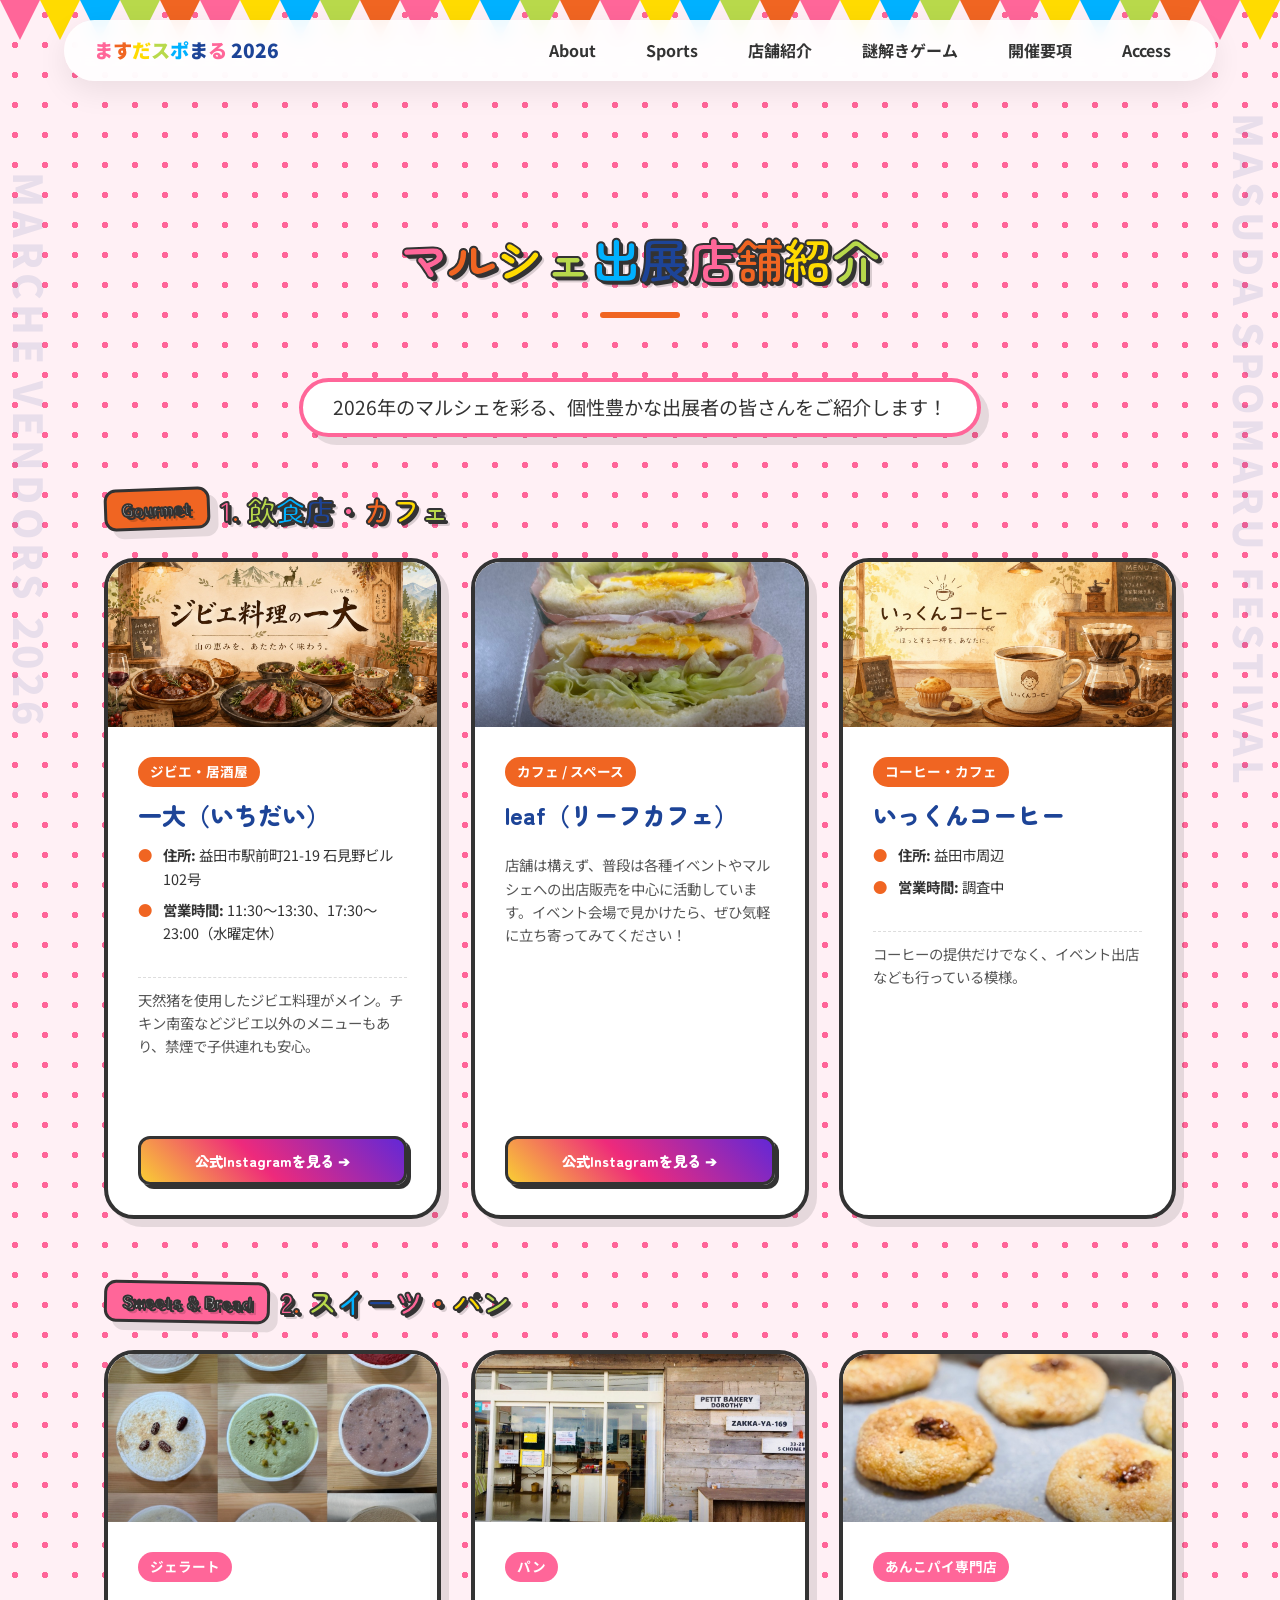
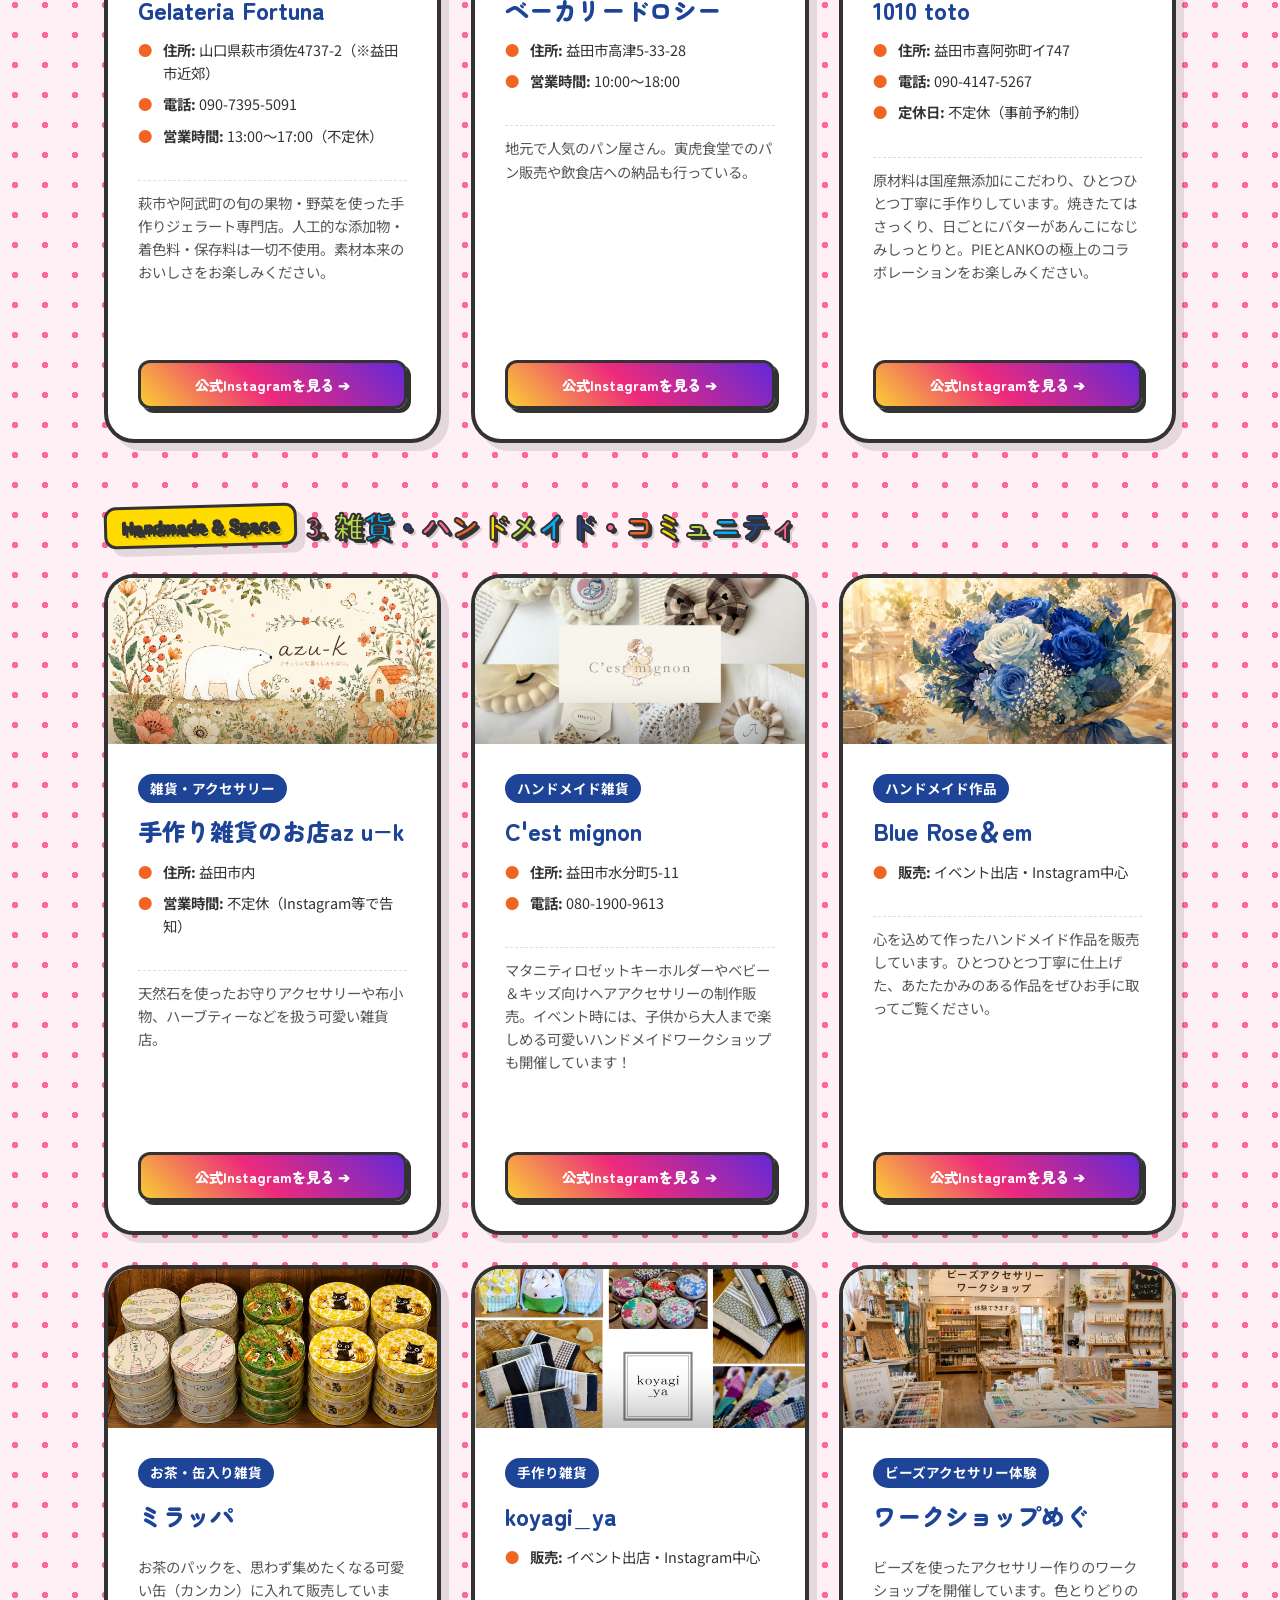
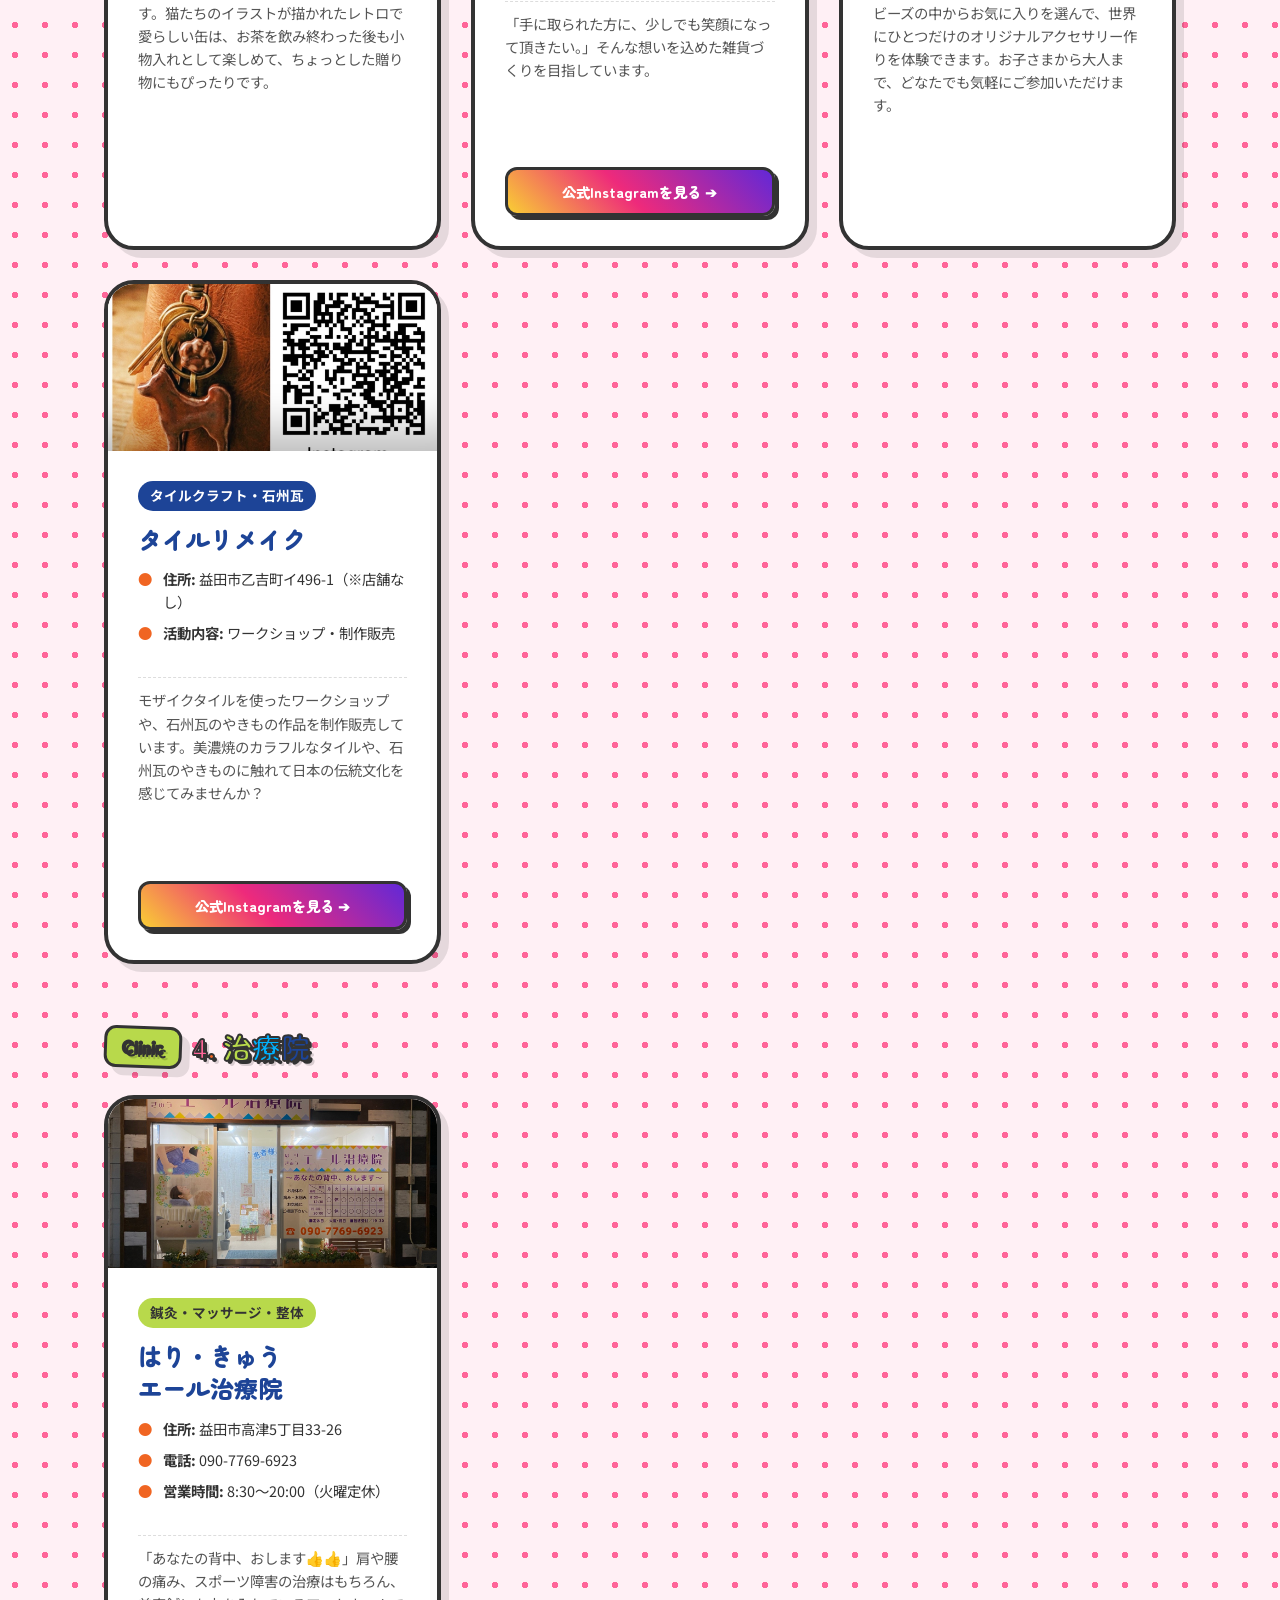
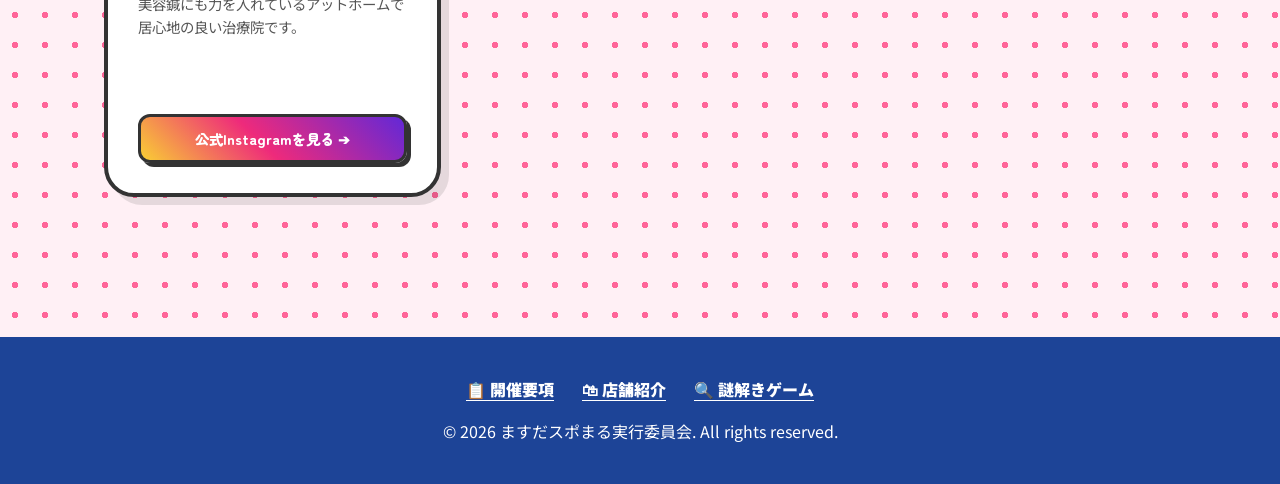
<file: marche.html>
<!DOCTYPE html>
<html lang="ja">
<head>
  <meta charset="UTF-8">
  <meta name="viewport" content="width=device-width, initial-scale=1.0">
  <title>マルシェ出展店舗紹介｜ますだスポまる運動会2026</title>
  <meta name="description" content="益田市周辺のパン・スイーツ・カフェ、ハンドメイド雑貨、鍼灸治療院など個性豊かな出展店舗をご紹介。2026年10月12日開催のマルシェでぜひお立ち寄りください。">
  <meta name="keywords" content="ますだスポまる,マルシェ,益田市,出展店舗,ハンドメイド,パン,スイーツ,ジェラート,カフェ,雑貨,アクセサリー,グルメ,島根県,2026">
  <meta name="author" content="ますだスポまる実行委員会">
  <meta name="robots" content="index, follow">
  <link rel="canonical" href="https://supomaru.creatte.jp/marche.html">
  <meta name="theme-color" content="#FF6699">

  <!-- Geo (Local SEO) -->
  <meta name="geo.region" content="JP-32">
  <meta name="geo.placename" content="島根県益田市">

  <!-- Open Graph -->
  <meta property="og:type" content="website">
  <meta property="og:site_name" content="ますだスポまる運動会 2026">
  <meta property="og:locale" content="ja_JP">
  <meta property="og:title" content="マルシェ出展店舗紹介｜ますだスポまる運動会2026">
  <meta property="og:description" content="益田市周辺のパン・スイーツ・カフェ、ハンドメイド雑貨、鍼灸治療院など個性豊かな出展店舗をご紹介。2026年10月12日開催のマルシェでぜひお立ち寄りください。">
  <meta property="og:url" content="https://supomaru.creatte.jp/marche.html">
  <meta property="og:image" content="https://supomaru.creatte.jp/assets/og-image.jpg">
  <meta property="og:image:width" content="1200">
  <meta property="og:image:height" content="630">
  <meta property="og:image:alt" content="ますだスポまる運動会 2026 マルシェ出展店舗">

  <!-- Twitter Card -->
  <meta name="twitter:card" content="summary_large_image">
  <meta name="twitter:title" content="マルシェ出展店舗紹介｜ますだスポまる運動会2026">
  <meta name="twitter:description" content="益田市周辺のパン・スイーツ・カフェ、ハンドメイド雑貨、鍼灸治療院など個性豊かな出展店舗をご紹介。">
  <meta name="twitter:image" content="https://supomaru.creatte.jp/assets/og-image.jpg">

  <!-- Favicon -->
  <link rel="icon" href="favicon.svg" type="image/svg+xml">
  <link rel="apple-touch-icon" href="assets/apple-touch-icon.png">

  <link rel="preconnect" href="https://fonts.googleapis.com">
  <link rel="preconnect" href="https://fonts.gstatic.com" crossorigin>
  <link rel="stylesheet" href="https://fonts.googleapis.com/css2?family=Zen+Maru+Gothic:wght@400;500;700;900&family=Noto+Sans+JP:wght@400;500;700;900&display=swap">
  <link rel="stylesheet" href="index.css">

  <!-- Structured Data: Breadcrumb + Vendor List -->
  <script type="application/ld+json">
  {
    "@context": "https://schema.org",
    "@graph": [
      {
        "@type": "BreadcrumbList",
        "itemListElement": [
          { "@type": "ListItem", "position": 1, "name": "ホーム", "item": "https://supomaru.creatte.jp/" },
          { "@type": "ListItem", "position": 2, "name": "マルシェ出展店舗紹介", "item": "https://supomaru.creatte.jp/marche.html" }
        ]
      },
      {
        "@type": "ItemList",
        "name": "ますだスポまる運動会2026 マルシェ出展店舗一覧",
        "numberOfItems": 14,
        "itemListElement": [
          {
            "@type": "ListItem", "position": 1,
            "item": {
              "@type": "Restaurant",
              "name": "一大（いちだい）",
              "description": "天然猪を使用したジビエ料理がメイン。チキン南蛮などジビエ以外のメニューもあり、禁煙で子供連れも安心。",
              "image": "https://supomaru.creatte.jp/assets/vendors/ichidai.jpg",
              "address": { "@type": "PostalAddress", "streetAddress": "駅前町21-19 石見野ビル102号", "addressLocality": "益田市", "addressRegion": "島根県", "addressCountry": "JP" },
              "servesCuisine": "ジビエ・居酒屋",
              "openingHoursSpecification": [
                { "@type": "OpeningHoursSpecification", "dayOfWeek": ["Monday","Tuesday","Thursday","Friday","Saturday","Sunday"], "opens": "11:30", "closes": "13:30" },
                { "@type": "OpeningHoursSpecification", "dayOfWeek": ["Monday","Tuesday","Thursday","Friday","Saturday","Sunday"], "opens": "17:30", "closes": "23:00" }
              ],
              "sameAs": "https://www.instagram.com/ichidai1203"
            }
          },
          {
            "@type": "ListItem", "position": 2,
            "item": {
              "@type": "Organization",
              "name": "leaf（リーフカフェ）",
              "description": "各種イベントやマルシェへの出店販売を中心に活動しているカフェ。",
              "image": "https://supomaru.creatte.jp/assets/vendors/leaf.jpg",
              "sameAs": "https://www.instagram.com/mamekichi556"
            }
          },
          {
            "@type": "ListItem", "position": 3,
            "item": {
              "@type": "CafeOrCoffeeShop",
              "name": "いっくんコーヒー",
              "description": "コーヒーの提供だけでなく、イベント出店なども行っている模様。",
              "image": "https://supomaru.creatte.jp/assets/vendors/ikkun.jpg",
              "address": { "@type": "PostalAddress", "addressLocality": "益田市", "addressRegion": "島根県", "addressCountry": "JP" }
            }
          },
          {
            "@type": "ListItem", "position": 4,
            "item": {
              "@type": "FoodEstablishment",
              "name": "Gelateria Fortuna",
              "description": "萩市や阿武町の旬の果物・野菜を使った手作りジェラート専門店。人工的な添加物・着色料・保存料は一切不使用。",
              "image": "https://supomaru.creatte.jp/assets/vendors/gelateria.jpg",
              "address": { "@type": "PostalAddress", "streetAddress": "須佐4737-2", "addressLocality": "萩市", "addressRegion": "山口県", "addressCountry": "JP" },
              "telephone": "+81-90-7395-5091",
              "servesCuisine": "ジェラート",
              "sameAs": "https://www.instagram.com/gelateria_fortuna"
            }
          },
          {
            "@type": "ListItem", "position": 5,
            "item": {
              "@type": "Bakery",
              "name": "ベーカリードロシー",
              "description": "地元で人気のパン屋さん。寅虎食堂でのパン販売や飲食店への納品も行っている。",
              "image": "https://supomaru.creatte.jp/assets/vendors/dorothy.jpg",
              "address": { "@type": "PostalAddress", "streetAddress": "高津5-33-28", "addressLocality": "益田市", "addressRegion": "島根県", "addressCountry": "JP" },
              "sameAs": "https://www.instagram.com/petit_bakery_dorothy"
            }
          },
          {
            "@type": "ListItem", "position": 6,
            "item": {
              "@type": "Bakery",
              "name": "1010 toto",
              "description": "原材料は国産無添加にこだわり、ひとつひとつ丁寧に手作りするあんこパイ専門店。",
              "image": "https://supomaru.creatte.jp/assets/vendors/1010toto.jpg",
              "address": { "@type": "PostalAddress", "streetAddress": "喜阿弥町イ747", "addressLocality": "益田市", "addressRegion": "島根県", "addressCountry": "JP" },
              "telephone": "+81-90-4147-5267",
              "sameAs": "https://www.instagram.com/1010__toto"
            }
          },
          {
            "@type": "ListItem", "position": 7,
            "item": {
              "@type": "Store",
              "name": "手作り雑貨のお店az u−k",
              "description": "天然石を使ったお守りアクセサリーや布小物、ハーブティーなどを扱う可愛い雑貨店。",
              "image": "https://supomaru.creatte.jp/assets/vendors/azuk.jpg",
              "address": { "@type": "PostalAddress", "addressLocality": "益田市", "addressRegion": "島根県", "addressCountry": "JP" },
              "sameAs": "https://www.instagram.com/azu.k27"
            }
          },
          {
            "@type": "ListItem", "position": 8,
            "item": {
              "@type": "Store",
              "name": "C'est mignon",
              "description": "マタニティロゼットキーホルダーやベビー＆キッズ向けヘアアクセサリーの制作販売。ハンドメイドワークショップも開催。",
              "image": "https://supomaru.creatte.jp/assets/vendors/cestmignon.jpg",
              "address": { "@type": "PostalAddress", "streetAddress": "水分町5-11", "addressLocality": "益田市", "addressRegion": "島根県", "addressCountry": "JP" },
              "telephone": "+81-80-1900-9613",
              "sameAs": "https://www.instagram.com/cestmignon___"
            }
          },
          {
            "@type": "ListItem", "position": 9,
            "item": {
              "@type": "Organization",
              "name": "Blue Rose＆em",
              "description": "心を込めて作ったハンドメイド作品を販売。ひとつひとつ丁寧に仕上げたあたたかみのある作品が魅力。",
              "image": "https://supomaru.creatte.jp/assets/vendors/bluerose.jpg",
              "sameAs": "https://www.instagram.com/shop_blue_rose"
            }
          },
          {
            "@type": "ListItem", "position": 10,
            "item": {
              "@type": "Organization",
              "name": "ミラッパ",
              "description": "お茶のパックを可愛い缶（カンカン）に入れて販売。飲み終わった後も小物入れとして楽しめるレトロで愛らしいデザインの缶が魅力。",
              "image": "https://supomaru.creatte.jp/assets/vendors/mirappa.jpg"
            }
          },
          {
            "@type": "ListItem", "position": 11,
            "item": {
              "@type": "Organization",
              "name": "koyagi_ya",
              "description": "「手に取られた方に、少しでも笑顔になって頂きたい。」そんな想いを込めた手作り雑貨づくり。",
              "image": "https://supomaru.creatte.jp/assets/vendors/koyagi.jpg",
              "sameAs": "https://www.instagram.com/koyagi_ya_0910"
            }
          },
          {
            "@type": "ListItem", "position": 12,
            "item": {
              "@type": "Organization",
              "name": "ワークショップめぐ",
              "description": "ビーズを使ったアクセサリー作りのワークショップを開催。世界にひとつだけのオリジナルアクセサリー作りを体験できる。",
              "image": "https://supomaru.creatte.jp/assets/vendors/megu.jpg"
            }
          },
          {
            "@type": "ListItem", "position": 13,
            "item": {
              "@type": "LocalBusiness",
              "name": "タイルリメイク",
              "description": "モザイクタイルを使ったワークショップや、石州瓦のやきもの作品を制作販売。",
              "image": "https://supomaru.creatte.jp/assets/vendors/tile.jpg",
              "address": { "@type": "PostalAddress", "addressLocality": "益田市", "addressRegion": "島根県", "addressCountry": "JP" },
              "sameAs": "https://www.instagram.com/yuka.fran"
            }
          },
          {
            "@type": "ListItem", "position": 14,
            "item": {
              "@type": "HealthAndBeautyBusiness",
              "name": "はり・きゅう エール治療院",
              "description": "肩や腰の痛み、スポーツ障害の治療はもちろん、美容鍼にも力を入れているアットホームな治療院。",
              "image": "https://supomaru.creatte.jp/assets/vendors/yell.jpg",
              "address": { "@type": "PostalAddress", "streetAddress": "高津5丁目33-26", "addressLocality": "益田市", "addressRegion": "島根県", "addressCountry": "JP" },
              "telephone": "+81-90-7769-6923",
              "openingHoursSpecification": [
                { "@type": "OpeningHoursSpecification", "dayOfWeek": ["Monday","Wednesday","Thursday","Friday","Saturday","Sunday"], "opens": "08:30", "closes": "20:00" }
              ],
              "sameAs": "https://www.instagram.com/hari_kyuu_yell"
            }
          }
        ]
      }
    ]
  }
  </script>
</head>
<body>

  <!-- Vertical Sidebar Text -->
  <div class="sidebar-text left">
    <div class="vertical-text">MARCHE VENDORS 2026</div>
  </div>
  <div class="sidebar-text right">
    <div class="vertical-text">MASUDA SPOMARU FESTIVAL</div>
  </div>

  <header>
    <a href="index.html" class="logo pop-text-multi"><span>ま</span><span>す</span><span>だ</span><span>ス</span><span>ポ</span><span>ま</span><span>る</span> 2026</a>
    <nav>
      <ul class="nav-links">
        <li><a href="index.html#about">About</a></li>
        <li><a href="index.html#sports">Sports</a></li>
        <li><a href="marche.html">店舗紹介</a></li>
        <li><a href="escape.html">謎解きゲーム</a></li>
        <li><a href="youkou.html">開催要項</a></li>
        <li><a href="index.html#access">Access</a></li>
      </ul>
      <div class="hamburger" id="hamburger">
        <span></span>
        <span></span>
        <span></span>
      </div>
    </nav>
  </header>

  <!-- Mobile Menu Overlay -->
  <div class="mobile-menu" id="mobile-menu">
    <ul>
      <li><a href="index.html#about">About</a></li>
      <li><a href="index.html#sports">Sports</a></li>
      <li><a href="marche.html">店舗紹介</a></li>
      <li><a href="escape.html">謎解きゲーム</a></li>
      <li><a href="youkou.html">開催要項</a></li>
      <li><a href="index.html#access">Access</a></li>
    </ul>
  </div>

  <main style="padding-top: 120px;" class="pattern-dots">
    <div class="garland"></div>
    <section>
      <h1 class="section-title pop-text-multi pop-text-shadow">
        <span>マ</span><span>ル</span><span>シ</span><span>ェ</span><span>出</span><span>展</span><span>店</span><span>舗</span><span>紹</span><span>介</span>
      </h1>
      <p class="marche-intro">
        2026年のマルシェを彩る、個性豊かな出展者の皆さんをご紹介します！
      </p>

      <!-- 1. 飲食店・カフェ -->
      <div class="marche-section" style="margin-top: 40px; margin-bottom: 60px;">
        <h2 class="category-title pop-text-shadow" style="font-size: 1.8rem; margin-bottom: 25px; display: flex; align-items: center; flex-wrap: wrap; gap: 10px;">
          <span class="sticker-card" style="background: var(--accent-orange); color: #FFF; padding: 4px 15px; border-radius: 12px; font-size: 1.1rem; transform: rotate(-2deg); font-family: 'Zen Maru Gothic', sans-serif; border-width: 3px;">Gourmet</span>
          <span class="pop-text-multi">
            <span>1</span><span>.</span><span> </span><span>飲</span><span>食</span><span>店</span><span>・</span><span>カ</span><span>フ</span><span>ェ</span>
          </span>
        </h2>
        <div class="sports-grid" style="grid-template-columns: repeat(auto-fill, minmax(280px, 1fr)); gap: 30px;">
          
          <!-- 一大 -->
          <div class="sport-card fade-up sticker-card">
            <div class="sport-img-container has-photo">
              <img src="assets/vendors/ichidai.jpg" alt="一大" width="1200" height="675" class="sport-img" loading="lazy" referrerpolicy="no-referrer" onerror="this.onerror=null;this.src='assets/item3.png';this.parentElement.classList.remove('has-photo');this.parentElement.style.backgroundColor='#FFE6D0';">
            </div>
            <div class="sport-content" style="display: flex; flex-direction: column; height: 100%;">
              <span class="sport-tag" style="background: var(--accent-orange); color: #FFF; align-self: flex-start;">ジビエ・居酒屋</span>
              <h3>一大（いちだい）</h3>
              <ul class="sport-info" style="margin-bottom: 15px; font-size: 0.9rem;">
                <li><strong>住所:</strong> 益田市駅前町21-19 石見野ビル102号</li>
                <li><strong>営業時間:</strong> 11:30〜13:30、17:30〜23:00（水曜定休）</li>
              </ul>
              <p style="font-size: 0.9rem; border-top: 1px dashed #ddd; padding-top: 10px; margin-top: 10px; color: #555; flex-grow: 1;">天然猪を使用したジビエ料理がメイン。チキン南蛮などジビエ以外のメニューもあり、禁煙で子供連れも安心。</p>
              <a href="https://www.instagram.com/ichidai1203?igsh=YW84Yzh1ODlkZHM5" target="_blank" rel="noopener noreferrer" class="vendor-btn ig">公式Instagramを見る ➔</a>
            </div>
          </div>

          <!-- leaf -->
          <div class="sport-card fade-up sticker-card">
            <div class="sport-img-container has-photo">
              <img src="assets/vendors/leaf.jpg" alt="leaf" width="1000" height="750" class="sport-img" loading="lazy" referrerpolicy="no-referrer" onerror="this.onerror=null;this.src='assets/item3.png';this.parentElement.classList.remove('has-photo');this.parentElement.style.backgroundColor='#FFE6D0';">
            </div>
            <div class="sport-content" style="display: flex; flex-direction: column; height: 100%;">
              <span class="sport-tag" style="background: var(--accent-orange); color: #FFF; align-self: flex-start;">カフェ / スペース</span>
              <h3>leaf（リーフカフェ）</h3>
              <p style="font-size: 0.9rem; margin-top: 10px; color: #555; flex-grow: 1;">店舗は構えず、普段は各種イベントやマルシェへの出店販売を中心に活動しています。イベント会場で見かけたら、ぜひ気軽に立ち寄ってみてください！</p>
              <a href="https://www.instagram.com/mamekichi556" target="_blank" rel="noopener noreferrer" class="vendor-btn ig">公式Instagramを見る ➔</a>
            </div>
          </div>

          <!-- いっくんコーヒー -->
          <div class="sport-card fade-up sticker-card">
            <div class="sport-img-container has-photo">
              <img src="assets/vendors/ikkun.jpg" alt="いっくんコーヒー" width="1200" height="675" class="sport-img" loading="lazy" referrerpolicy="no-referrer" onerror="this.onerror=null;this.src='assets/item3.png';this.parentElement.classList.remove('has-photo');this.parentElement.style.backgroundColor='#FFE6D0';">
            </div>
            <div class="sport-content" style="display: flex; flex-direction: column; height: 100%;">
              <span class="sport-tag" style="background: var(--accent-orange); color: #FFF; align-self: flex-start;">コーヒー・カフェ</span>
              <h3>いっくんコーヒー</h3>
              <ul class="sport-info" style="margin-bottom: 15px; font-size: 0.9rem;">
                <li><strong>住所:</strong> 益田市周辺</li>
                <li><strong>営業時間:</strong> 調査中</li>
              </ul>
              <p style="font-size: 0.9rem; border-top: 1px dashed #ddd; padding-top: 10px; margin-top: 10px; color: #555; flex-grow: 1;">コーヒーの提供だけでなく、イベント出店なども行っている模様。</p>
            </div>
          </div>

        </div>
      </div>

      <!-- 2. スイイツ・パン -->
      <div class="marche-section" style="margin-bottom: 60px;">
        <h2 class="category-title pop-text-shadow" style="font-size: 1.8rem; margin-bottom: 25px; display: flex; align-items: center; flex-wrap: wrap; gap: 10px;">
          <span class="sticker-card" style="background: var(--marche-pink); color: #FFF; padding: 4px 15px; border-radius: 12px; font-size: 1.1rem; transform: rotate(1deg); font-family: 'Zen Maru Gothic', sans-serif; border-width: 3px;">Sweets & Bread</span>
          <span class="pop-text-multi">
            <span>2</span><span>.</span><span> </span><span>ス</span><span>イ</span><span>ー</span><span>ツ</span><span>・</span><span>パ</span><span>ン</span>
          </span>
        </h2>
        <div class="sports-grid" style="grid-template-columns: repeat(auto-fill, minmax(280px, 1fr)); gap: 30px;">
          
          <!-- Gelateria Fortuna -->
          <div class="sport-card fade-up sticker-card">
            <div class="sport-img-container has-photo">
              <img src="assets/vendors/gelateria.jpg" alt="Gelateria Fortuna" width="1000" height="1000" class="sport-img" loading="lazy" referrerpolicy="no-referrer" onerror="this.onerror=null;this.src='assets/item3.png';this.parentElement.classList.remove('has-photo');this.parentElement.style.backgroundColor='#FFF0F5';">
            </div>
            <div class="sport-content" style="display: flex; flex-direction: column; height: 100%;">
              <span class="sport-tag" style="background: var(--marche-pink); color: #FFF; align-self: flex-start;">ジェラート</span>
              <h3>Gelateria Fortuna</h3>
              <ul class="sport-info" style="margin-bottom: 15px; font-size: 0.9rem;">
                <li><strong>住所:</strong> 山口県萩市須佐4737-2（※益田市近郊）</li>
                <li><strong>電話:</strong> 090-7395-5091</li>
                <li><strong>営業時間:</strong> 13:00〜17:00（不定休）</li>
              </ul>
              <p style="font-size: 0.9rem; border-top: 1px dashed #ddd; padding-top: 10px; margin-top: 10px; color: #555; flex-grow: 1;">萩市や阿武町の旬の果物・野菜を使った手作りジェラート専門店。人工的な添加物・着色料・保存料は一切不使用。素材本来のおいしさをお楽しみください。</p>
              <a href="https://www.instagram.com/gelateria_fortuna" target="_blank" rel="noopener noreferrer" class="vendor-btn ig">公式Instagramを見る ➔</a>
            </div>
          </div>

          <!-- ベーカリードロシー -->
          <div class="sport-card fade-up sticker-card">
            <div class="sport-img-container has-photo">
              <img src="assets/vendors/dorothy.jpg" alt="ベーカリードロシー" width="1200" height="628" class="sport-img" loading="lazy" referrerpolicy="no-referrer" onerror="this.onerror=null;this.src='assets/item3.png';this.parentElement.classList.remove('has-photo');this.parentElement.style.backgroundColor='#FFF0F5';">
            </div>
            <div class="sport-content" style="display: flex; flex-direction: column; height: 100%;">
              <span class="sport-tag" style="background: var(--marche-pink); color: #FFF; align-self: flex-start;">パン</span>
              <h3>ベーカリードロシー</h3>
              <ul class="sport-info" style="margin-bottom: 15px; font-size: 0.9rem;">
                <li><strong>住所:</strong> 益田市高津5-33-28</li>
                <li><strong>営業時間:</strong> 10:00〜18:00</li>
              </ul>
              <p style="font-size: 0.9rem; border-top: 1px dashed #ddd; padding-top: 10px; margin-top: 10px; color: #555; flex-grow: 1;">地元で人気のパン屋さん。寅虎食堂でのパン販売や飲食店への納品も行っている。</p>
              <a href="https://www.instagram.com/petit_bakery_dorothy?igsh=MXVzdzhhZHB5bDdpOQ==" target="_blank" rel="noopener noreferrer" class="vendor-btn ig">公式Instagramを見る ➔</a>
            </div>
          </div>

          <!-- 1010 toto -->
          <div class="sport-card fade-up sticker-card">
            <div class="sport-img-container has-photo">
              <img src="assets/vendors/1010toto.jpg" alt="1010 toto" width="980" height="1200" class="sport-img" loading="lazy" referrerpolicy="no-referrer" onerror="this.onerror=null;this.src='assets/item3.png';this.parentElement.classList.remove('has-photo');this.parentElement.style.backgroundColor='#FFF0F5';">
            </div>
            <div class="sport-content" style="display: flex; flex-direction: column; height: 100%;">
              <span class="sport-tag" style="background: var(--marche-pink); color: #FFF; align-self: flex-start;">あんこパイ専門店</span>
              <h3>1010 toto</h3>
              <ul class="sport-info" style="margin-bottom: 15px; font-size: 0.9rem;">
                <li><strong>住所:</strong> 益田市喜阿弥町イ747</li>
                <li><strong>電話:</strong> 090-4147-5267</li>
                <li><strong>定休日:</strong> 不定休（事前予約制）</li>
              </ul>
              <p style="font-size: 0.9rem; border-top: 1px dashed #ddd; padding-top: 10px; margin-top: 10px; color: #555; flex-grow: 1;">原材料は国産無添加にこだわり、ひとつひとつ丁寧に手作りしています。焼きたてはさっくり、日ごとにバターがあんこになじみしっとりと。PIEとANKOの極上のコラボレーションをお楽しみください。</p>
              <a href="https://www.instagram.com/1010__toto?igsh=MXRweTl2bHdmaGtxbQ%3D%3D&amp;utm_source=qr" target="_blank" rel="noopener noreferrer" class="vendor-btn ig">公式Instagramを見る ➔</a>
            </div>
          </div>

        </div>
      </div>

      <!-- 3. 雑貨・ハンドメイド・コミュニティスペース -->
      <div class="marche-section" style="margin-bottom: 60px;">
        <h2 class="category-title pop-text-shadow" style="font-size: 1.8rem; margin-bottom: 25px; display: flex; align-items: center; flex-wrap: wrap; gap: 10px;">
          <span class="sticker-card" style="background: var(--sports-yellow); color: var(--text-main); padding: 4px 15px; border-radius: 12px; font-size: 1.1rem; transform: rotate(-1.5deg); font-family: 'Zen Maru Gothic', sans-serif; border-width: 3px;">Handmade & Space</span>
          <span class="pop-text-multi">
            <span>3</span><span>.</span><span> </span><span>雑</span><span>貨</span><span>・</span><span>ハ</span><span>ン</span><span>ド</span><span>メ</span><span>イ</span><span>ド</span><span>・</span><span>コ</span><span>ミ</span><span>ュ</span><span>ニ</span><span>テ</span><span>ィ</span>
          </span>
        </h2>
        <div class="sports-grid" style="grid-template-columns: repeat(auto-fill, minmax(280px, 1fr)); gap: 30px;">
          
          <!-- 手作り雑貨のお店az u−k -->
          <div class="sport-card fade-up sticker-card">
            <div class="sport-img-container has-photo">
              <img src="assets/vendors/azuk.jpg" alt="手作り雑貨のお店az u−k" width="1200" height="675" class="sport-img" loading="lazy" referrerpolicy="no-referrer" onerror="this.onerror=null;this.src='assets/item4.png';this.parentElement.classList.remove('has-photo');this.parentElement.style.backgroundColor='#FEFDDF';">
            </div>
            <div class="sport-content" style="display: flex; flex-direction: column; height: 100%;">
              <span class="sport-tag" style="background: var(--accent-blue); color: #FFF; align-self: flex-start;">雑貨・アクセサリー</span>
              <h3>手作り雑貨のお店az u−k</h3>
              <ul class="sport-info" style="margin-bottom: 15px; font-size: 0.9rem;">
                <li><strong>住所:</strong> 益田市内</li>
                <li><strong>営業時間:</strong> 不定休（Instagram等で告知）</li>
              </ul>
              <p style="font-size: 0.9rem; border-top: 1px dashed #ddd; padding-top: 10px; margin-top: 10px; color: #555; flex-grow: 1;">天然石を使ったお守りアクセサリーや布小物、ハーブティーなどを扱う可愛い雑貨店。</p>
              <a href="https://www.instagram.com/azu.k27?igsh=MTU3dmNjM2dvMTE5Mg==" target="_blank" rel="noopener noreferrer" class="vendor-btn ig">公式Instagramを見る ➔</a>
            </div>
          </div>

          <!-- C'est mignon -->
          <div class="sport-card fade-up sticker-card">
            <div class="sport-img-container has-photo">
              <img src="assets/vendors/cestmignon.jpg" alt="C'est mignon" width="960" height="1200" class="sport-img" loading="lazy" referrerpolicy="no-referrer" onerror="this.onerror=null;this.src='assets/item4.png';this.parentElement.classList.remove('has-photo');this.parentElement.style.backgroundColor='#FEFDDF';">
            </div>
            <div class="sport-content" style="display: flex; flex-direction: column; height: 100%;">
              <span class="sport-tag" style="background: var(--accent-blue); color: #FFF; align-self: flex-start;">ハンドメイド雑貨</span>
              <h3>C'est mignon</h3>
              <ul class="sport-info" style="margin-bottom: 15px; font-size: 0.9rem;">
                <li><strong>住所:</strong> 益田市水分町5-11</li>
                <li><strong>電話:</strong> 080-1900-9613</li>
              </ul>
              <p style="font-size: 0.9rem; border-top: 1px dashed #ddd; padding-top: 10px; margin-top: 10px; color: #555; flex-grow: 1;">マタニティロゼットキーホルダーやベビー＆キッズ向けヘアアクセサリーの制作販売。イベント時には、子供から大人まで楽しめる可愛いハンドメイドワークショップも開催しています！</p>
              <a href="https://www.instagram.com/cestmignon___?igsh=MWZoZWlyNW1uNHBnbA%3D%3D&amp;utm_source=qr" target="_blank" rel="noopener noreferrer" class="vendor-btn ig">公式Instagramを見る ➔</a>
            </div>
          </div>

          <!-- BlueRose&em -->
          <div class="sport-card fade-up sticker-card">
            <div class="sport-img-container has-photo">
              <img src="assets/vendors/bluerose.jpg" alt="Blue Rose＆em" width="1200" height="675" class="sport-img" loading="lazy" referrerpolicy="no-referrer" onerror="this.onerror=null;this.src='assets/item4.png';this.parentElement.classList.remove('has-photo');this.parentElement.style.backgroundColor='#FEFDDF';">
            </div>
            <div class="sport-content" style="display: flex; flex-direction: column; height: 100%;">
              <span class="sport-tag" style="background: var(--accent-blue); color: #FFF; align-self: flex-start;">ハンドメイド作品</span>
              <h3>Blue Rose＆em</h3>
              <ul class="sport-info" style="margin-bottom: 15px; font-size: 0.9rem;">
                <li><strong>販売:</strong> イベント出店・Instagram中心</li>
              </ul>
              <p style="font-size: 0.9rem; border-top: 1px dashed #ddd; padding-top: 10px; margin-top: 10px; color: #555; flex-grow: 1;">心を込めて作ったハンドメイド作品を販売しています。ひとつひとつ丁寧に仕上げた、あたたかみのある作品をぜひお手に取ってご覧ください。</p>
              <a href="https://www.instagram.com/shop_blue_rose" target="_blank" rel="noopener noreferrer" class="vendor-btn ig">公式Instagramを見る ➔</a>
            </div>
          </div>

          <!-- ミラッパ -->
          <div class="sport-card fade-up sticker-card">
            <div class="sport-img-container has-photo">
              <img src="assets/vendors/mirappa.jpg" alt="ミラッパ" width="1200" height="675" class="sport-img" loading="lazy" referrerpolicy="no-referrer" onerror="this.onerror=null;this.src='assets/item4.png';this.parentElement.classList.remove('has-photo');this.parentElement.style.backgroundColor='#FEFDDF';">
            </div>
            <div class="sport-content" style="display: flex; flex-direction: column; height: 100%;">
              <span class="sport-tag" style="background: var(--accent-blue); color: #FFF; align-self: flex-start;">お茶・缶入り雑貨</span>
              <h3>ミラッパ</h3>
              <p style="font-size: 0.9rem; margin-top: 10px; color: #555; flex-grow: 1;">お茶のパックを、思わず集めたくなる可愛い缶（カンカン）に入れて販売しています。猫たちのイラストが描かれたレトロで愛らしい缶は、お茶を飲み終わった後も小物入れとして楽しめて、ちょっとした贈り物にもぴったりです。</p>
            </div>
          </div>

          <!-- koyagi_ya -->
          <div class="sport-card fade-up sticker-card">
            <div class="sport-img-container has-photo">
              <img src="assets/vendors/koyagi.jpg" alt="koyagi_ya" width="1200" height="675" class="sport-img" loading="lazy" referrerpolicy="no-referrer" onerror="this.onerror=null;this.src='assets/item4.png';this.parentElement.classList.remove('has-photo');this.parentElement.style.backgroundColor='#FEFDDF';">
            </div>
            <div class="sport-content" style="display: flex; flex-direction: column; height: 100%;">
              <span class="sport-tag" style="background: var(--accent-blue); color: #FFF; align-self: flex-start;">手作り雑貨</span>
              <h3>koyagi_ya</h3>
              <ul class="sport-info" style="margin-bottom: 15px; font-size: 0.9rem;">
                <li><strong>販売:</strong> イベント出店・Instagram中心</li>
              </ul>
              <p style="font-size: 0.9rem; border-top: 1px dashed #ddd; padding-top: 10px; margin-top: 10px; color: #555; flex-grow: 1;">「手に取られた方に、少しでも笑顔になって頂きたい。」そんな想いを込めた雑貨づくりを目指しています。</p>
              <a href="https://www.instagram.com/koyagi_ya_0910" target="_blank" rel="noopener noreferrer" class="vendor-btn ig">公式Instagramを見る ➔</a>
            </div>
          </div>

          <!-- ワークショップめぐ -->
          <div class="sport-card fade-up sticker-card">
            <div class="sport-img-container has-photo">
              <img src="assets/vendors/megu.jpg" alt="ワークショップめぐ" width="1200" height="675" class="sport-img" loading="lazy" referrerpolicy="no-referrer" onerror="this.onerror=null;this.src='assets/item4.png';this.parentElement.classList.remove('has-photo');this.parentElement.style.backgroundColor='#FEFDDF';">
            </div>
            <div class="sport-content" style="display: flex; flex-direction: column; height: 100%;">
              <span class="sport-tag" style="background: var(--accent-blue); color: #FFF; align-self: flex-start;">ビーズアクセサリー体験</span>
              <h3>ワークショップめぐ</h3>
              <p style="font-size: 0.9rem; margin-top: 10px; color: #555; flex-grow: 1;">ビーズを使ったアクセサリー作りのワークショップを開催しています。色とりどりのビーズの中からお気に入りを選んで、世界にひとつだけのオリジナルアクセサリー作りを体験できます。お子さまから大人まで、どなたでも気軽にご参加いただけます。</p>
            </div>
          </div>

          <!-- タイルリメイク -->
          <div class="sport-card fade-up sticker-card">
            <div class="sport-img-container has-photo">
              <img src="assets/vendors/tile.jpg" alt="タイルリメイク" width="1200" height="900" class="sport-img" loading="lazy" referrerpolicy="no-referrer" onerror="this.onerror=null;this.src='assets/item4.png';this.parentElement.classList.remove('has-photo');this.parentElement.style.backgroundColor='#FEFDDF';">
            </div>
            <div class="sport-content" style="display: flex; flex-direction: column; height: 100%;">
              <span class="sport-tag" style="background: var(--accent-blue); color: #FFF; align-self: flex-start;">タイルクラフト・石州瓦</span>
              <h3>タイルリメイク</h3>
              <ul class="sport-info" style="margin-bottom: 15px; font-size: 0.9rem;">
                <li><strong>住所:</strong> 益田市乙吉町イ496-1（※店舗なし）</li>
                <li><strong>活動内容:</strong> ワークショップ・制作販売</li>
              </ul>
              <p style="font-size: 0.9rem; border-top: 1px dashed #ddd; padding-top: 10px; margin-top: 10px; color: #555; flex-grow: 1;">モザイクタイルを使ったワークショップや、石州瓦のやきもの作品を制作販売しています。美濃焼のカラフルなタイルや、石州瓦のやきものに触れて日本の伝統文化を感じてみませんか？</p>
              <a href="https://www.instagram.com/yuka.fran?igsh=aWhwcDByNmFmNHVp&amp;utm_source=qr" target="_blank" rel="noopener noreferrer" class="vendor-btn ig">公式Instagramを見る ➔</a>
            </div>
          </div>

        </div>
      </div>

      <!-- 4. 治療院 -->
      <div class="marche-section" style="margin-bottom: 40px;">
        <h2 class="category-title pop-text-shadow" style="font-size: 1.8rem; margin-bottom: 25px; display: flex; align-items: center; flex-wrap: wrap; gap: 10px;">
          <span class="sticker-card" style="background: var(--accent-green); color: var(--text-main); padding: 4px 15px; border-radius: 12px; font-size: 1.1rem; transform: rotate(2deg); font-family: 'Zen Maru Gothic', sans-serif; border-width: 3px;">Clinic</span>
          <span class="pop-text-multi">
            <span>4</span><span>.</span><span> </span><span>治</span><span>療</span><span>院</span>
          </span>
        </h2>
        <div class="sports-grid" style="grid-template-columns: repeat(auto-fill, minmax(280px, 1fr)); gap: 30px;">
          
          <!-- はり・きゅうエール治療院 -->
          <div class="sport-card fade-up sticker-card">
            <div class="sport-img-container has-photo">
              <img src="assets/vendors/yell.jpg" alt="はり・きゅう エール治療院" width="1200" height="900" class="sport-img" loading="lazy" referrerpolicy="no-referrer" onerror="this.onerror=null;this.src='assets/item2.png';this.parentElement.classList.remove('has-photo');this.parentElement.style.backgroundColor='#EBFAED';">
            </div>
            <div class="sport-content" style="display: flex; flex-direction: column; height: 100%;">
              <span class="sport-tag" style="background: var(--accent-green); color: var(--text-main); align-self: flex-start;">鍼灸・マッサージ・整体</span>
              <h3>はり・きゅう エール治療院</h3>
              <ul class="sport-info" style="margin-bottom: 15px; font-size: 0.9rem;">
                <li><strong>住所:</strong> 益田市高津5丁目33-26</li>
                <li><strong>電話:</strong> 090-7769-6923</li>
                <li><strong>営業時間:</strong> 8:30〜20:00（火曜定休）</li>
              </ul>
              <p style="font-size: 0.9rem; border-top: 1px dashed #ddd; padding-top: 10px; margin-top: 10px; color: #555; flex-grow: 1;">「あなたの背中、おします👍👍」肩や腰の痛み、スポーツ障害の治療はもちろん、美容鍼にも力を入れているアットホームで居心地の良い治療院です。</p>
              <a href="https://www.instagram.com/hari_kyuu_yell?igsh=MTduZDd4bjMzMzh4OQ%3D%3D&amp;utm_source=qr" target="_blank" rel="noopener noreferrer" class="vendor-btn ig">公式Instagramを見る ➔</a>
            </div>
          </div>

        </div>
      </div>
    </section>
  </main>

  <footer style="background: var(--accent-blue); color: #FFF; padding: 40px 5%; text-align: center;">
    <p style="margin-bottom: 16px;">
      <a href="youkou.html" style="color:#FFF; font-weight:900; text-decoration:underline; text-underline-offset:4px; margin:0 12px;">📋 開催要項</a>
      <a href="marche.html" style="color:#FFF; font-weight:900; text-decoration:underline; text-underline-offset:4px; margin:0 12px;">🛍 店舗紹介</a>
      <a href="escape.html" style="color:#FFF; font-weight:900; text-decoration:underline; text-underline-offset:4px; margin:0 12px;">🔍 謎解きゲーム</a>
    </p>
    <p>&copy; 2026 ますだスポまる実行委員会. All rights reserved.</p>
  </footer>

  <script src="main.js"></script>
</body>
</html>
</file>
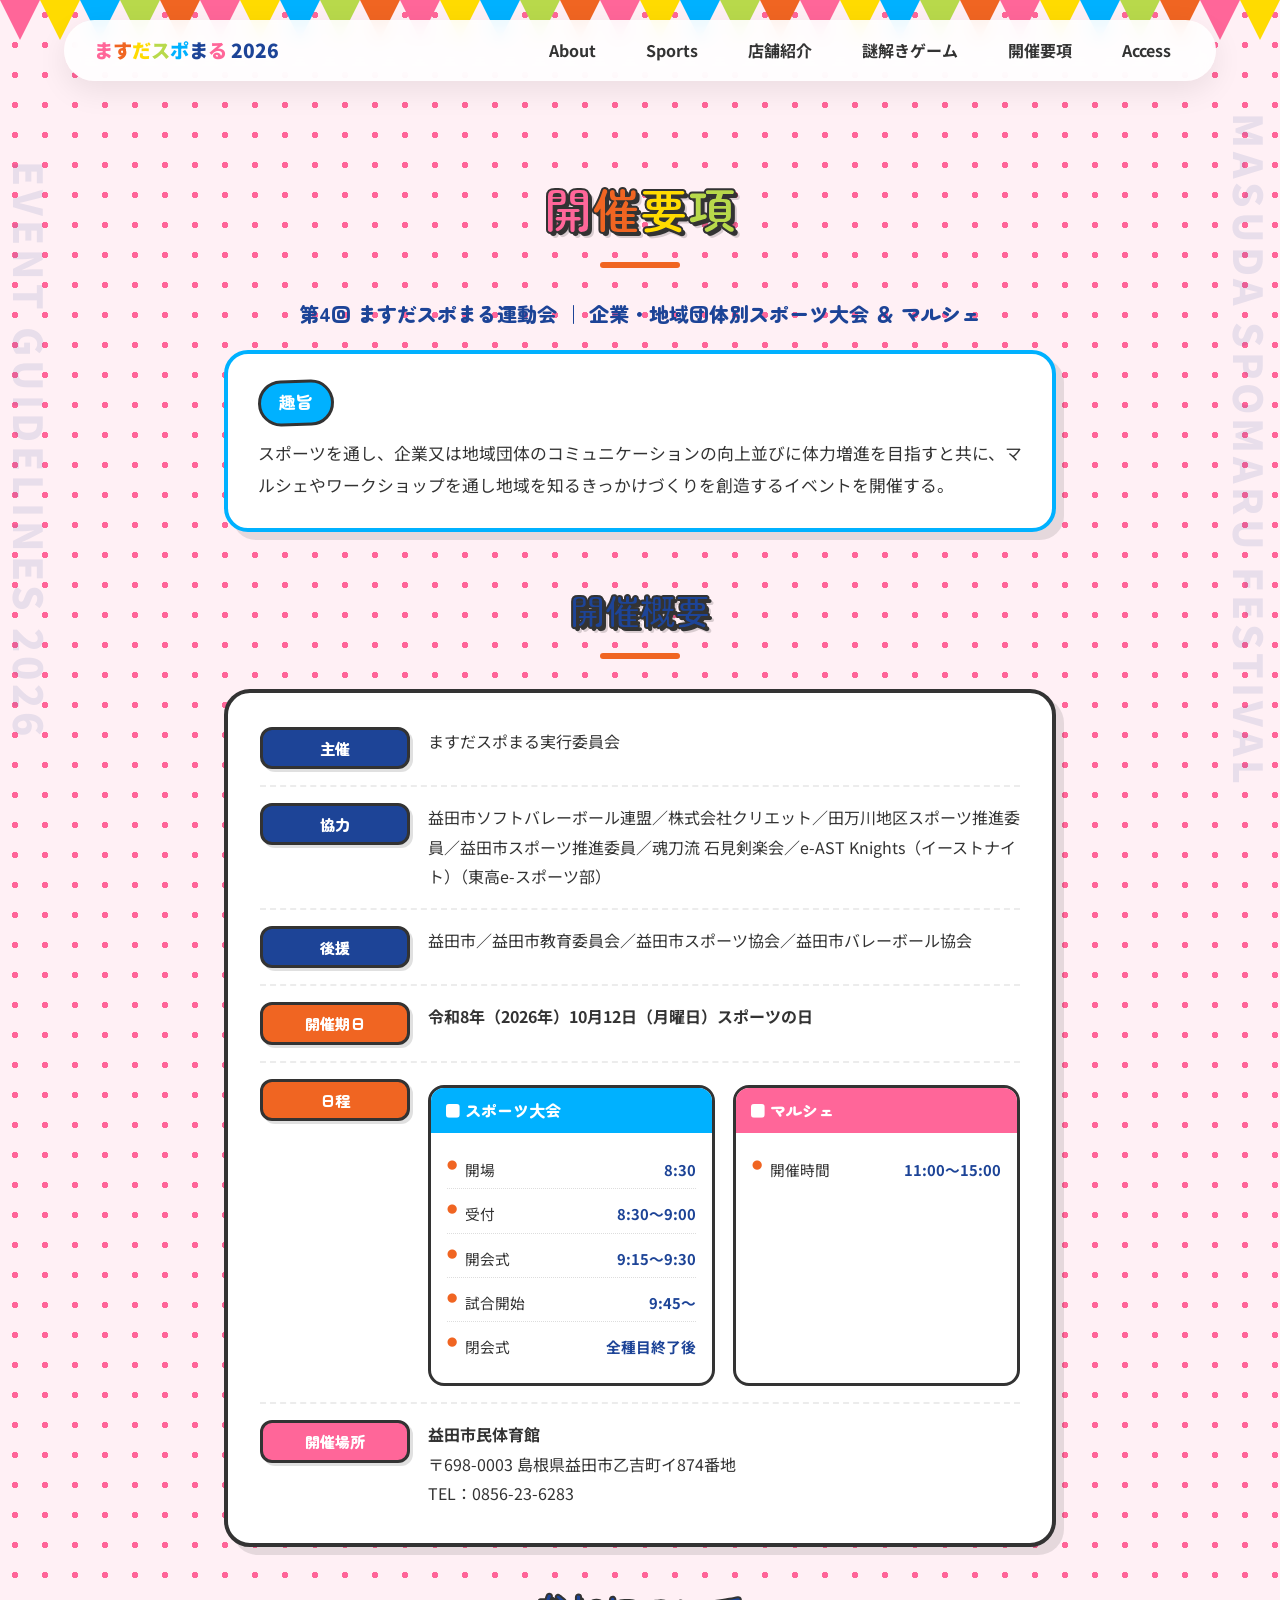
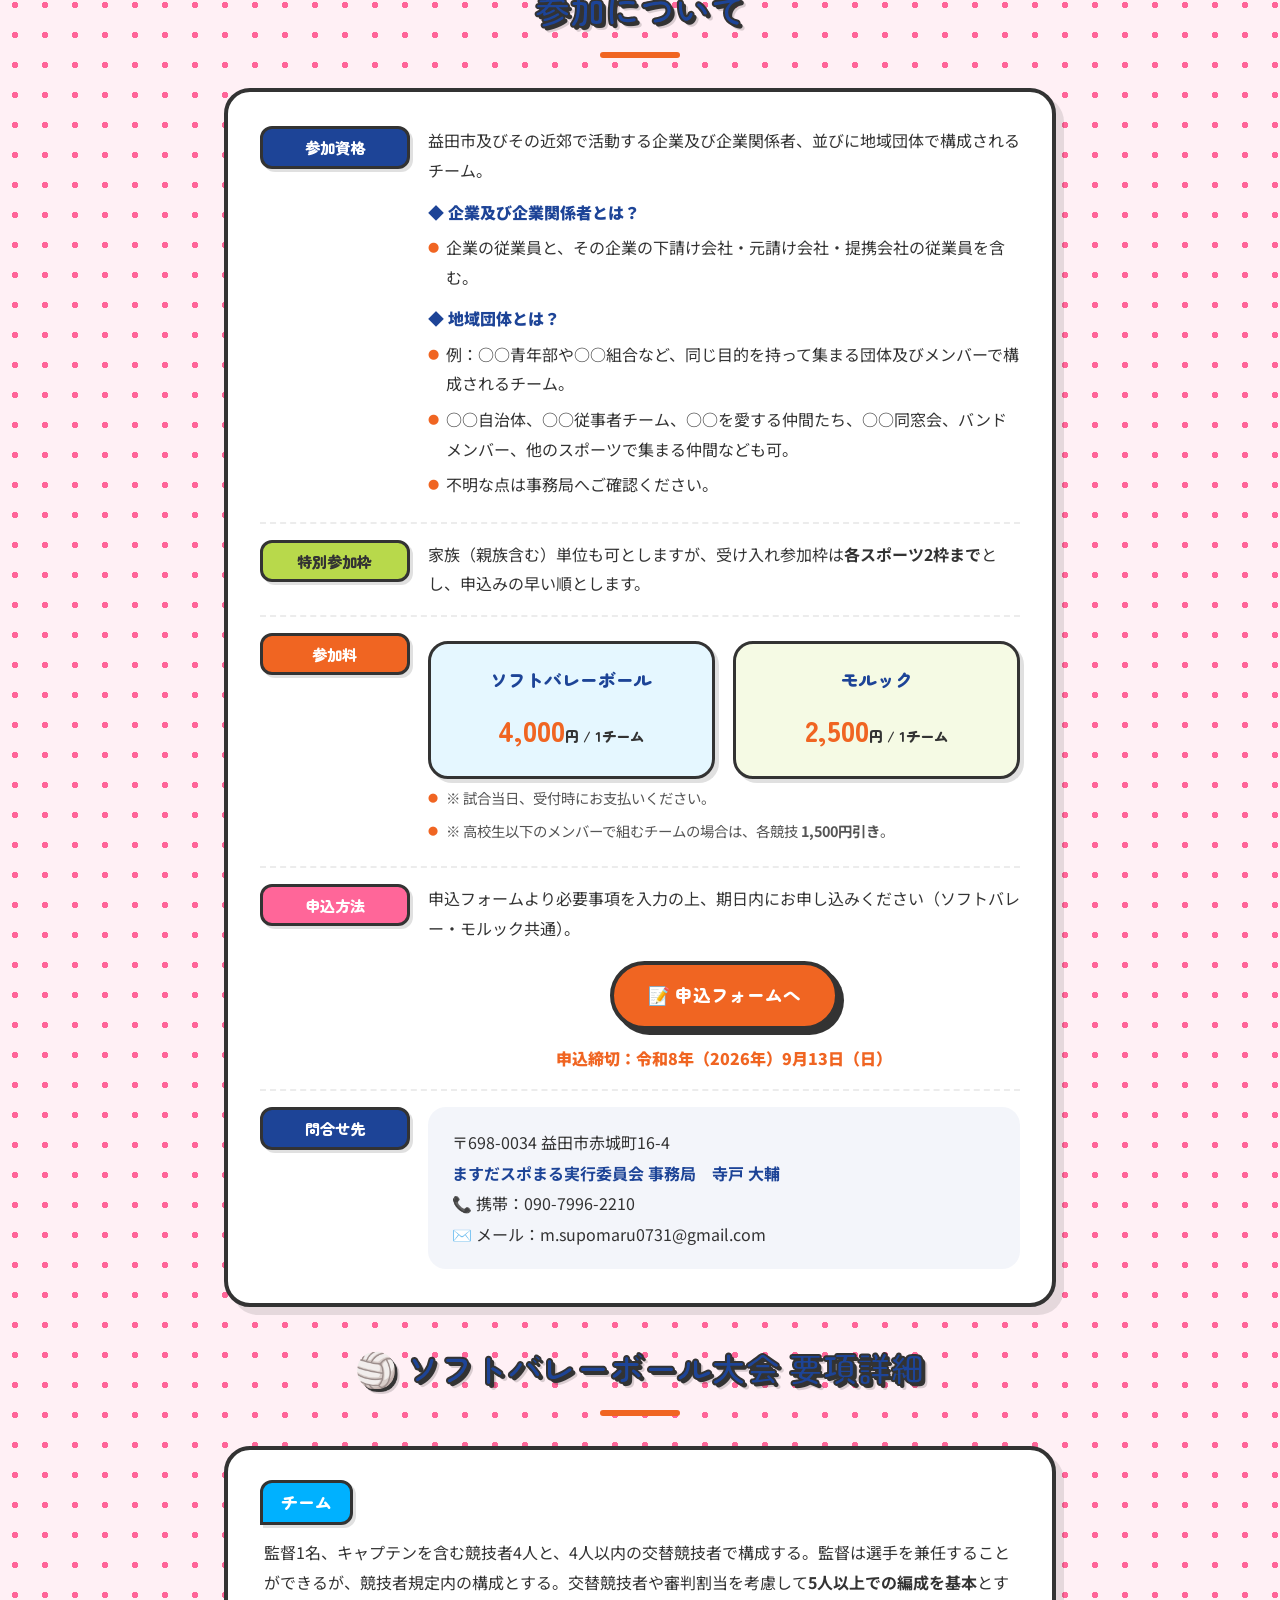
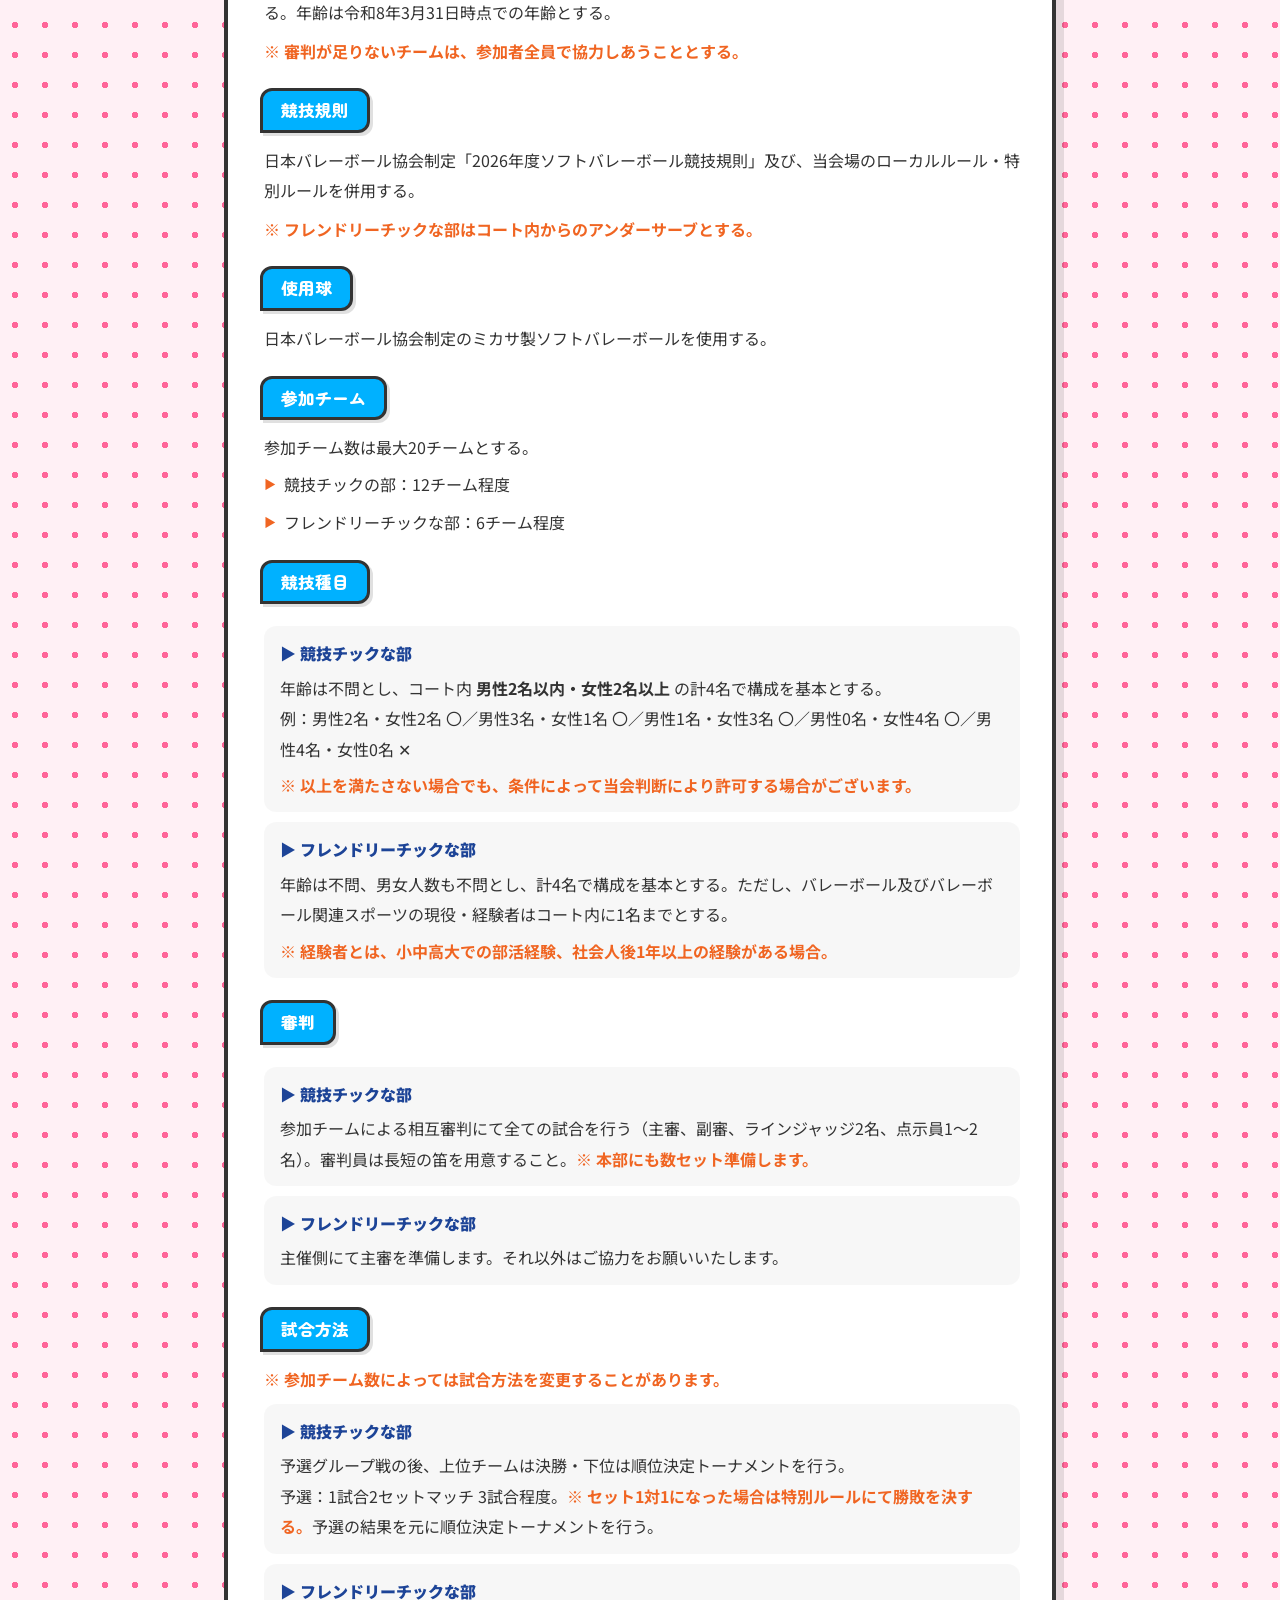
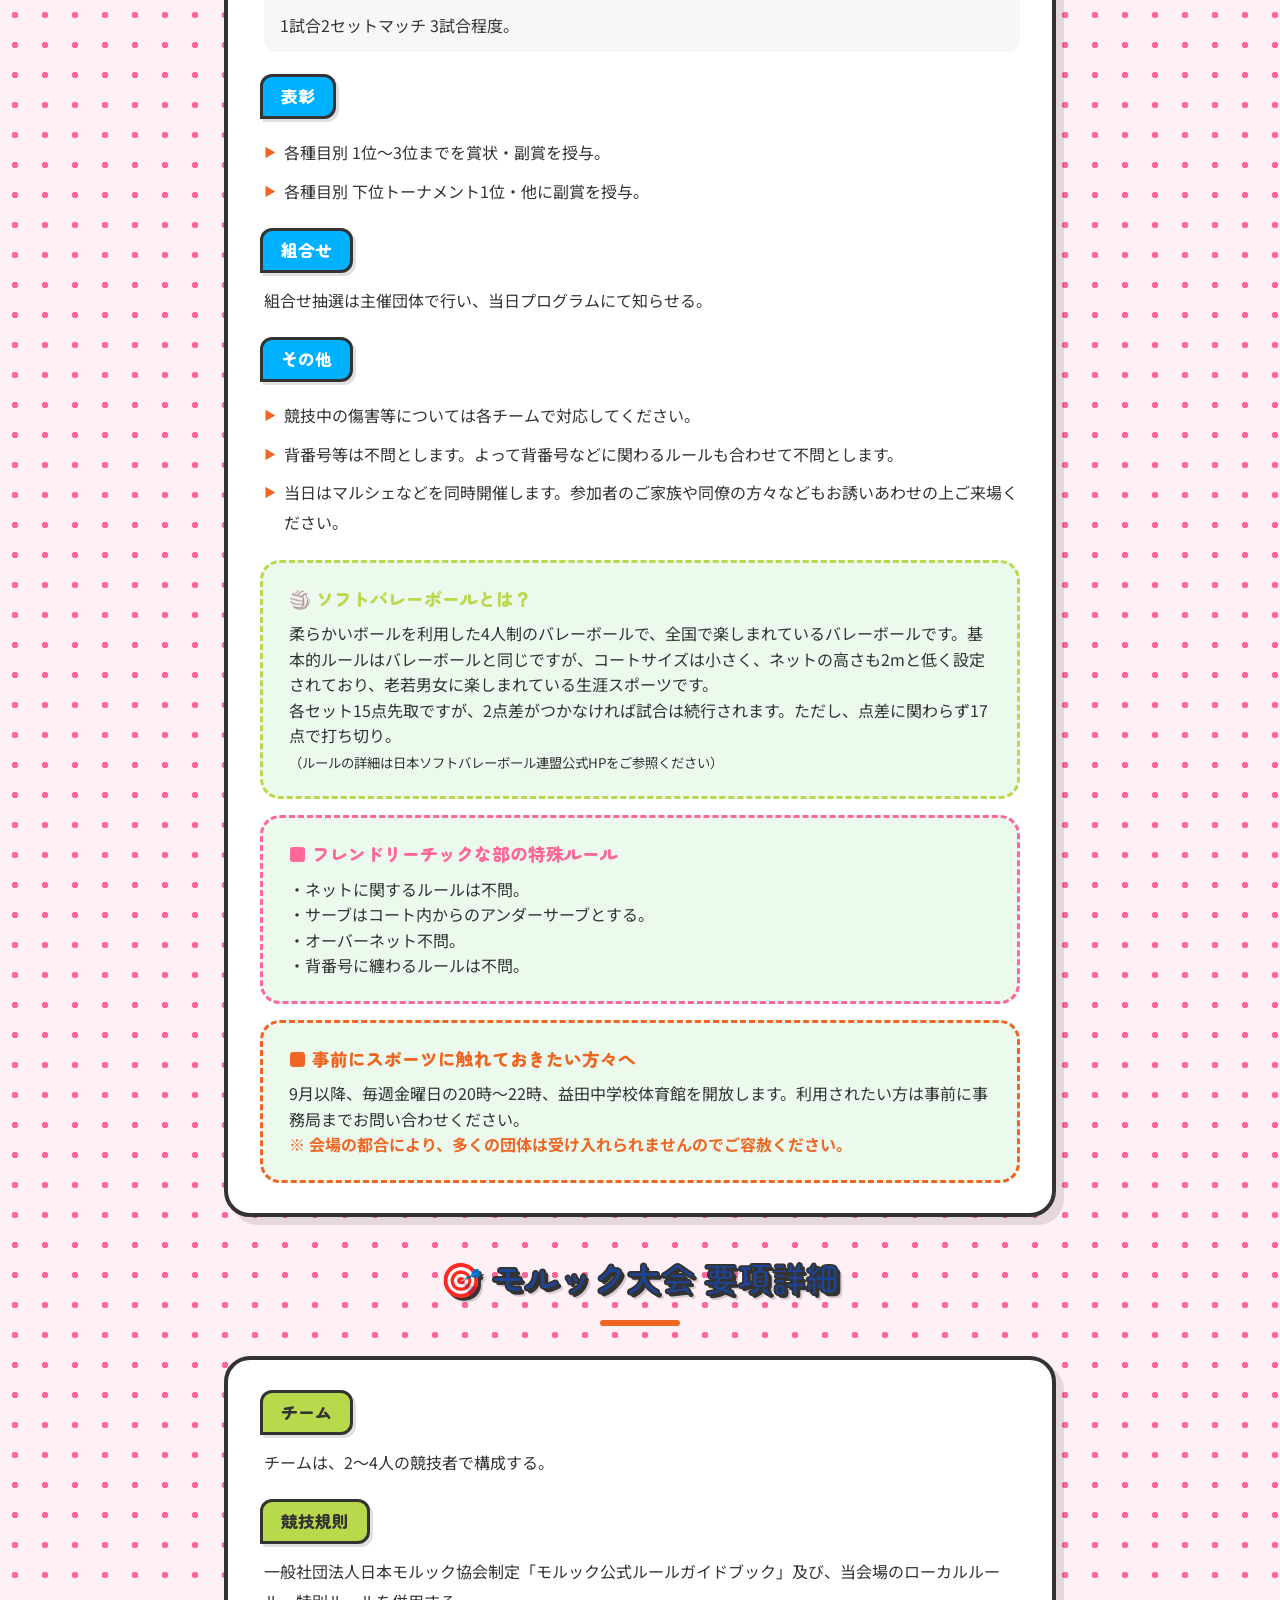
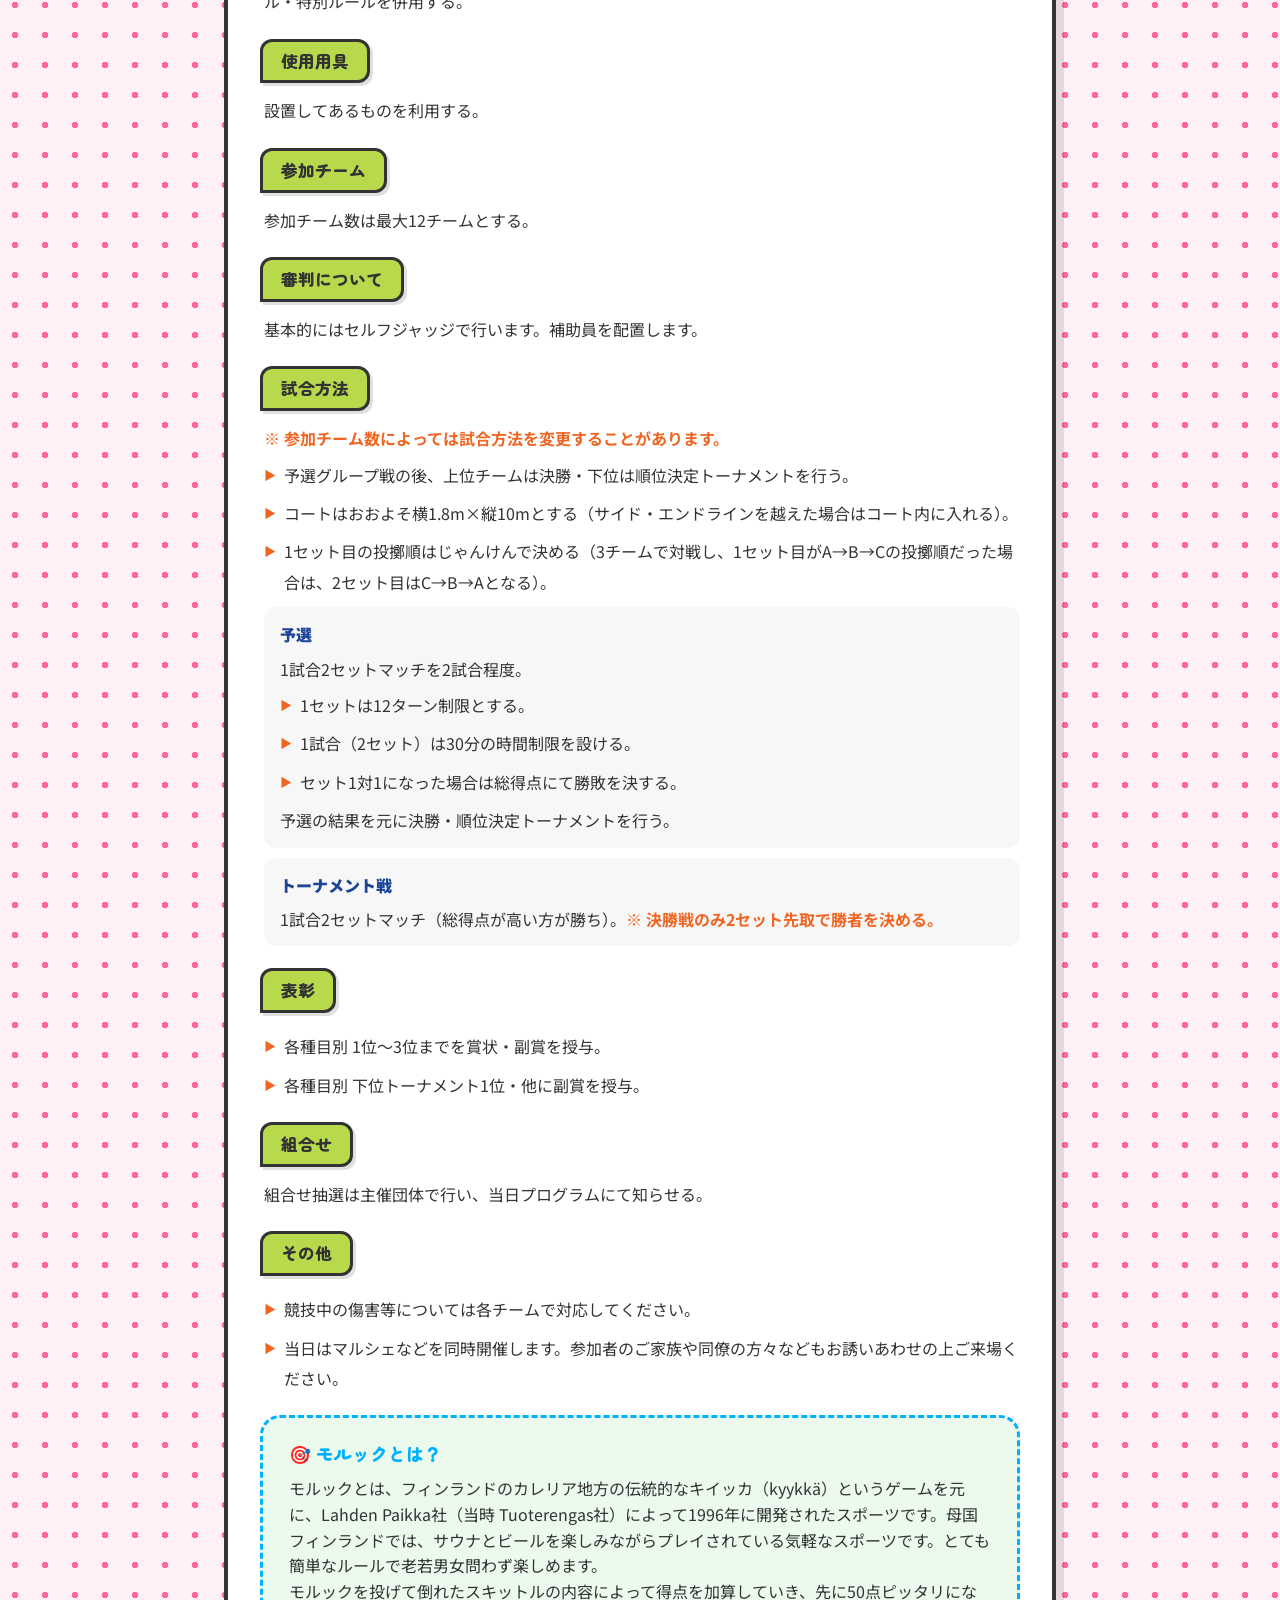
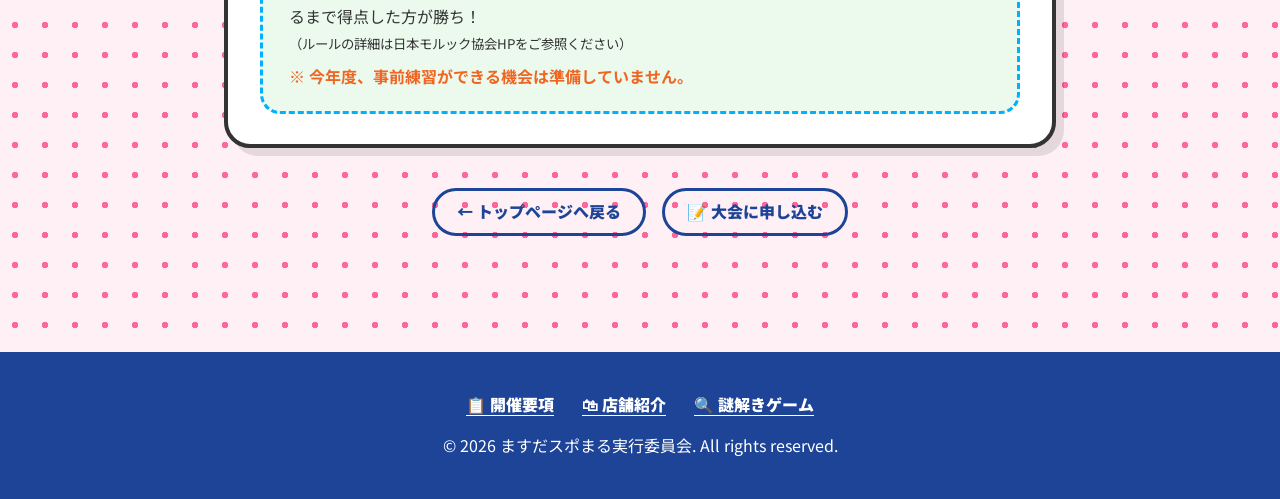
<file: youkou.html>
<!DOCTYPE html>
<html lang="ja">
<head>
  <meta charset="UTF-8">
  <meta name="viewport" content="width=device-width, initial-scale=1.0">
  <title>第4回 開催要項｜ますだスポまる運動会2026</title>
  <meta name="description" content="第4回ますだスポまる運動会の開催要項。日程・会場・参加資格・参加料・申込方法とソフトバレーボール／モルック大会の競技詳細をご案内。2026年10月12日開催。">
  <meta name="keywords" content="ますだスポまる,開催要項,ソフトバレーボール,モルック,益田市,運動会,参加料,申込,2026,島根県">
  <meta name="author" content="ますだスポまる実行委員会">
  <meta name="robots" content="index, follow">
  <link rel="canonical" href="https://supomaru.creatte.jp/youkou.html">
  <meta name="theme-color" content="#1D4497">

  <!-- Geo (Local SEO) -->
  <meta name="geo.region" content="JP-32">
  <meta name="geo.placename" content="島根県益田市">

  <!-- Open Graph -->
  <meta property="og:type" content="article">
  <meta property="og:site_name" content="ますだスポまる運動会 2026">
  <meta property="og:locale" content="ja_JP">
  <meta property="og:title" content="第4回 開催要項｜ますだスポまる運動会2026">
  <meta property="og:description" content="日程・会場・参加資格・参加料・申込方法とソフトバレーボール／モルック大会の競技詳細をご案内。2026年10月12日開催。">
  <meta property="og:url" content="https://supomaru.creatte.jp/youkou.html">
  <meta property="og:image" content="https://supomaru.creatte.jp/assets/og-image.jpg">
  <meta property="og:image:width" content="1200">
  <meta property="og:image:height" content="630">
  <meta property="og:image:alt" content="ますだスポまる運動会 2026 開催要項">

  <!-- Twitter Card -->
  <meta name="twitter:card" content="summary_large_image">
  <meta name="twitter:title" content="第4回 開催要項｜ますだスポまる運動会2026">
  <meta name="twitter:description" content="日程・会場・参加資格・参加料・申込方法とソフトバレーボール／モルック大会の競技詳細をご案内。">
  <meta name="twitter:image" content="https://supomaru.creatte.jp/assets/og-image.jpg">

  <!-- Favicon -->
  <link rel="icon" href="favicon.svg" type="image/svg+xml">
  <link rel="apple-touch-icon" href="assets/apple-touch-icon.png">

  <link rel="preconnect" href="https://fonts.googleapis.com">
  <link rel="preconnect" href="https://fonts.gstatic.com" crossorigin>
  <link rel="stylesheet" href="https://fonts.googleapis.com/css2?family=Zen+Maru+Gothic:wght@400;500;700;900&family=Noto+Sans+JP:wght@400;500;700;900&display=swap">
  <link rel="stylesheet" href="index.css">

  <!-- Structured Data: Breadcrumb + Event + FAQPage -->
  <script type="application/ld+json">
  {
    "@context": "https://schema.org",
    "@graph": [
      {
        "@type": "BreadcrumbList",
        "itemListElement": [
          { "@type": "ListItem", "position": 1, "name": "ホーム", "item": "https://supomaru.creatte.jp/" },
          { "@type": "ListItem", "position": 2, "name": "第4回 開催要項", "item": "https://supomaru.creatte.jp/youkou.html" }
        ]
      },
      {
        "@type": "Event",
        "name": "第4回 ますだスポまる運動会（企業・地域団体別スポーツ大会＆マルシェ）",
        "description": "スポーツを通し、企業又は地域団体のコミュニケーションの向上並びに体力増進を目指すと共に、マルシェやワークショップを通し地域を知るきっかけづくりを創造するイベント。",
        "startDate": "2026-10-12T08:30:00+09:00",
        "endDate": "2026-10-12T15:00:00+09:00",
        "eventStatus": "https://schema.org/EventScheduled",
        "eventAttendanceMode": "https://schema.org/OfflineEventAttendanceMode",
        "inLanguage": "ja",
        "image": ["https://supomaru.creatte.jp/assets/og-image.jpg"],
        "url": "https://supomaru.creatte.jp/youkou.html",
        "location": {
          "@type": "Place",
          "name": "益田市民体育館",
          "address": {
            "@type": "PostalAddress",
            "streetAddress": "乙吉町イ874-1",
            "addressLocality": "益田市",
            "addressRegion": "島根県",
            "postalCode": "698-0003",
            "addressCountry": "JP"
          },
          "telephone": "+81-856-23-6283"
        },
        "organizer": {
          "@type": "Organization",
          "name": "ますだスポまる実行委員会",
          "url": "https://supomaru.creatte.jp/",
          "email": "m.supomaru0731@gmail.com"
        },
        "offers": [
          {
            "@type": "Offer",
            "name": "ソフトバレーボール大会 参加費（1チーム）",
            "price": "4000",
            "priceCurrency": "JPY",
            "availability": "https://schema.org/InStock",
            "validThrough": "2026-09-13",
            "url": "https://supomaru.creatte.jp/youkou.html"
          },
          {
            "@type": "Offer",
            "name": "モルック大会 参加費（1チーム）",
            "price": "2500",
            "priceCurrency": "JPY",
            "availability": "https://schema.org/InStock",
            "validThrough": "2026-09-13",
            "url": "https://supomaru.creatte.jp/youkou.html"
          }
        ]
      },
      {
        "@type": "FAQPage",
        "mainEntity": [
          {
            "@type": "Question",
            "name": "ソフトバレーボールとは？",
            "acceptedAnswer": {
              "@type": "Answer",
              "text": "柔らかいボールを利用した4人制のバレーボールで、全国で楽しまれているバレーボールです。コートサイズは小さく、ネットの高さも2mと低く設定されており、老若男女に楽しまれている生涯スポーツです。各セット15点先取ですが、2点差がつかなければ試合は続行され、17点で打ち切りとなります。"
            }
          },
          {
            "@type": "Question",
            "name": "モルックとは？",
            "acceptedAnswer": {
              "@type": "Answer",
              "text": "フィンランド・カレリア地方の伝統ゲーム「キイッカ」を元に1996年に開発されたスポーツです。モルックを投げて倒れたスキットルの得点を加算し、先に50点ピッタリになった方が勝ちという、とても簡単なルールで老若男女問わず楽しめる競技です。"
            }
          },
          {
            "@type": "Question",
            "name": "参加資格に条件はありますか？",
            "acceptedAnswer": {
              "@type": "Answer",
              "text": "益田市及びその近郊で活動する企業及び企業関係者、並びに地域団体で構成されるチームが対象です。企業の従業員のほか下請け・元請け・提携会社の従業員、また同じ目的を持って集まる地域団体（青年部・組合・同窓会・スポーツ仲間など）も参加可能です。家族単位の特別参加枠（各スポーツ2枠まで）もあります。"
            }
          },
          {
            "@type": "Question",
            "name": "参加料はいくらですか？",
            "acceptedAnswer": {
              "@type": "Answer",
              "text": "ソフトバレーボールは1チーム4,000円、モルックは1チーム2,500円です（当日受付時にお支払い）。高校生以下のメンバーで組むチームの場合は、各競技1,500円引きになります。"
            }
          },
          {
            "@type": "Question",
            "name": "申込方法と締切を教えてください",
            "acceptedAnswer": {
              "@type": "Answer",
              "text": "申込フォームより必要事項を入力の上、令和8年（2026年）9月13日（日）までにお申し込みください。ソフトバレーボール・モルック共通のフォームです。"
            }
          }
        ]
      }
    ]
  }
  </script>

  <style>
    /* ===== 開催要項ページ専用スタイル ===== */
    .youkou-main { padding-top: 130px; }
    .youkou-wrap { max-width: 940px; margin: 0 auto; padding: 0 5%; }

    .youkou-subtitle {
      text-align: center;
      font-family: 'Zen Maru Gothic', sans-serif;
      font-weight: 900;
      color: var(--accent-blue);
      font-size: clamp(0.95rem, 3.2vw, 1.25rem);
      margin: -30px auto 10px;
    }

    /* 趣旨リード */
    .lead-box {
      background: #FFF;
      border: 4px solid var(--sports-blue);
      border-radius: 24px;
      box-shadow: var(--shadow-pop);
      padding: 26px 30px;
      margin: 20px auto 50px;
      font-size: 1.05rem;
      line-height: 1.9;
    }
    .lead-box .lead-label {
      display: inline-block;
      background: var(--sports-blue);
      color: #FFF;
      font-weight: 900;
      font-family: 'Zen Maru Gothic', sans-serif;
      padding: 4px 18px;
      border-radius: 30px;
      transform: rotate(-1.5deg);
      margin-bottom: 12px;
      border: 3px solid #333;
    }

    /* ドキュメントカード */
    .doc-card {
      background: #FFF;
      border: 4px solid #333;
      border-radius: 26px;
      box-shadow: var(--shadow-pop);
      padding: 30px 32px;
      margin-bottom: 34px;
    }

    /* 定義リスト（項目：内容） */
    .dl-rows { display: block; }
    .dl-rows .row {
      display: grid;
      grid-template-columns: 150px 1fr;
      gap: 18px;
      align-items: start;
      padding: 16px 0;
      border-bottom: 2px dashed #ececec;
    }
    .dl-rows .row:first-of-type { padding-top: 4px; }
    .dl-rows .row:last-child { border-bottom: 0; padding-bottom: 4px; }
    .dl-rows dd { line-height: 1.85; }
    .dl-rows dd ul { list-style: none; margin: 6px 0 0; }
    .dl-rows dd ul li { padding-left: 18px; position: relative; margin-bottom: 6px; }
    .dl-rows dd ul li::before { content: '●'; position: absolute; left: 0; color: var(--accent-orange); font-size: 0.7em; top: 4px; }

    .k-chip {
      display: inline-block;
      background: var(--accent-blue);
      color: #FFF;
      font-weight: 900;
      font-family: 'Zen Maru Gothic', sans-serif;
      padding: 6px 4px;
      border-radius: 12px;
      font-size: 0.95rem;
      text-align: center;
      width: 100%;
      border: 3px solid #333;
      box-shadow: 3px 3px 0 rgba(0,0,0,0.12);
    }
    .k-orange { background: var(--accent-orange); }
    .k-green  { background: var(--accent-green); color: var(--text-main); }
    .k-pink   { background: var(--marche-pink); }
    .k-skyblue{ background: var(--sports-blue); }

    /* タイムスケジュール */
    .schedule-cols { display: grid; grid-template-columns: repeat(auto-fit, minmax(230px, 1fr)); gap: 18px; margin-top: 6px; }
    .sched-box li span:first-child { white-space: nowrap; }
    .sched-box { border: 3px solid #333; border-radius: 16px; overflow: hidden; }
    .sched-box h5 {
      font-family: 'Zen Maru Gothic', sans-serif; font-weight: 900; color: #FFF;
      padding: 8px 14px; font-size: 1rem;
    }
    .sched-box.sports h5 { background: var(--sports-blue); }
    .sched-box.marche h5 { background: var(--marche-pink); }
    .sched-box ul { list-style: none; padding: 12px 16px; }
    .sched-box li { display: flex; justify-content: space-between; gap: 10px; padding: 5px 0; border-bottom: 1px dotted #ddd; font-size: 0.92rem; }
    .sched-box li:last-child { border-bottom: 0; }
    .sched-box li b { color: var(--accent-blue); white-space: nowrap; }

    /* 参加料カード */
    .fee-cards { display: flex; gap: 18px; flex-wrap: wrap; margin-top: 8px; }
    .fee-item {
      flex: 1; min-width: 220px; text-align: center;
      border: 3px solid #333; border-radius: 20px; padding: 20px;
      box-shadow: 4px 4px 0 rgba(0,0,0,0.12);
    }
    .fee-item.volley { background: rgba(0,177,255,0.1); }
    .fee-item.molkky { background: rgba(184,217,75,0.15); }
    .fee-item .fee-name { font-family: 'Zen Maru Gothic', sans-serif; font-weight: 900; color: var(--accent-blue); font-size: 1.1rem; margin-bottom: 6px; }
    .fee-item .fee-price { font-family: 'Zen Maru Gothic', sans-serif; font-weight: 900; font-size: 1.8rem; color: var(--accent-orange); }
    .fee-item .fee-price small { font-size: 0.9rem; color: var(--text-main); }
    .fee-note { margin-top: 14px; font-size: 0.9rem; color: #555; }
    .fee-note li { margin-bottom: 4px; }

    /* CTA申込ボタン */
    .cta-apply {
      display: inline-flex; align-items: center; gap: 8px;
      background: var(--accent-orange); color: #FFF !important;
      font-family: 'Zen Maru Gothic', sans-serif; font-weight: 900;
      padding: 14px 34px; border-radius: 50px; text-decoration: none;
      border: 4px solid #333; box-shadow: 5px 5px 0 #333;
      transition: 0.15s; font-size: 1.1rem;
    }
    .cta-apply:hover { transform: translate(-3px,-3px); box-shadow: 8px 8px 0 #333; }
    .cta-deadline { text-align: center; font-weight: 900; color: var(--accent-orange); margin-top: 14px; }

    /* 競技詳細ブロック */
    .detail-item { margin-bottom: 22px; }
    .detail-head {
      display: inline-block; font-family: 'Zen Maru Gothic', sans-serif; font-weight: 900;
      color: #FFF; padding: 6px 18px; border-radius: 12px 12px 12px 0;
      border: 3px solid #333; box-shadow: 3px 3px 0 rgba(0,0,0,0.12);
      margin-bottom: 12px; font-size: 1.05rem;
    }
    .volley-detail .detail-head { background: var(--sports-blue); }
    .molkky-detail .detail-head { background: var(--accent-green); color: var(--text-main); }
    .detail-body { line-height: 1.9; padding-left: 4px; }
    .detail-body ul { list-style: none; margin: 6px 0; }
    .detail-body ul li { padding-left: 20px; position: relative; margin-bottom: 8px; }
    .detail-body ul li::before { content: '▶'; position: absolute; left: 0; color: var(--accent-orange); font-size: 0.75em; top: 4px; }
    .detail-body .sub { background: rgba(0,0,0,0.03); border-radius: 12px; padding: 12px 16px; margin: 10px 0; }
    .detail-body .sub .sub-t { font-weight: 900; color: var(--accent-blue); display: block; margin-bottom: 4px; }
    .warn { color: var(--accent-orange); font-weight: 700; }

    /* 「〇〇とは？」解説ボックス */
    .about-box {
      background: var(--secondary-bg);
      border: 3px dashed var(--accent-green);
      border-radius: 20px; padding: 22px 26px; margin-top: 20px;
    }
    .about-box h5 { font-family: 'Zen Maru Gothic', sans-serif; font-weight: 900; color: var(--accent-green); font-size: 1.1rem; margin-bottom: 8px; }
    .molkky-detail .about-box { border-color: var(--sports-blue); }
    .molkky-detail .about-box h5 { color: var(--sports-blue); }

    /* お問い合わせ */
    .contact-box { background: rgba(29,68,151,0.05); border-radius: 18px; padding: 20px 24px; line-height: 1.9; }
    .contact-box strong { color: var(--accent-blue); }

    .back-links { text-align: center; margin: 20px auto 10px; }
    .back-links a {
      display: inline-block; margin: 6px; color: var(--accent-blue); font-weight: 900;
      text-decoration: none; border: 3px solid var(--accent-blue); padding: 8px 22px; border-radius: 30px; transition: 0.2s;
    }
    .back-links a:hover { background: var(--accent-blue); color: #FFF; }

    @media (max-width: 640px) {
      .doc-card { padding: 22px 18px; }
      .dl-rows .row { grid-template-columns: 1fr; gap: 8px; padding: 14px 0; }
      .k-chip { width: auto; padding: 5px 16px; }
      .schedule-cols { grid-template-columns: 1fr; }
      .fee-item .fee-price { font-size: 1.6rem; }
    }
  </style>
</head>
<body>

  <!-- Vertical Sidebar Text -->
  <div class="sidebar-text left">
    <div class="vertical-text">EVENT GUIDELINES 2026</div>
  </div>
  <div class="sidebar-text right">
    <div class="vertical-text">MASUDA SPOMARU FESTIVAL</div>
  </div>

  <header>
    <a href="index.html" class="logo pop-text-multi"><span>ま</span><span>す</span><span>だ</span><span>ス</span><span>ポ</span><span>ま</span><span>る</span> 2026</a>
    <nav>
      <ul class="nav-links">
        <li><a href="index.html#about">About</a></li>
        <li><a href="index.html#sports">Sports</a></li>
        <li><a href="marche.html">店舗紹介</a></li>
        <li><a href="escape.html">謎解きゲーム</a></li>
        <li><a href="youkou.html">開催要項</a></li>
        <li><a href="index.html#access">Access</a></li>
      </ul>
      <div class="hamburger" id="hamburger">
        <span></span>
        <span></span>
        <span></span>
      </div>
    </nav>
  </header>

  <!-- Mobile Menu Overlay -->
  <div class="mobile-menu" id="mobile-menu">
    <ul>
      <li><a href="index.html#about">About</a></li>
      <li><a href="index.html#sports">Sports</a></li>
      <li><a href="marche.html">店舗紹介</a></li>
      <li><a href="escape.html">謎解きゲーム</a></li>
      <li><a href="youkou.html">開催要項</a></li>
      <li><a href="index.html#access">Access</a></li>
    </ul>
  </div>

  <main class="youkou-main pattern-dots">
    <div class="garland"></div>

    <section style="padding-top: 40px;">
      <h1 class="section-title pop-text-multi pop-text-shadow">
        <span>開</span><span>催</span><span>要</span><span>項</span>
      </h1>
      <p class="youkou-subtitle">第4回 ますだスポまる運動会 ｜ 企業・地域団体別スポーツ大会 ＆ マルシェ</p>

      <div class="youkou-wrap">

        <!-- 趣旨 -->
        <div class="lead-box fade-up">
          <span class="lead-label">趣旨</span>
          <p>スポーツを通し、企業又は地域団体のコミュニケーションの向上並びに体力増進を目指すと共に、マルシェやワークショップを通し地域を知るきっかけづくりを創造するイベントを開催する。</p>
        </div>

        <!-- 開催概要 -->
        <h2 class="section-title pop-text-shadow" style="font-size: clamp(1.5rem,5vw,2.2rem); margin-bottom: 30px;">開催概要</h2>
        <div class="doc-card fade-up">
          <dl class="dl-rows">
            <div class="row">
              <dt><span class="k-chip">主催</span></dt>
              <dd>ますだスポまる実行委員会</dd>
            </div>
            <div class="row">
              <dt><span class="k-chip">協力</span></dt>
              <dd>益田市ソフトバレーボール連盟／株式会社クリエット／田万川地区スポーツ推進委員／益田市スポーツ推進委員／魂刀流 石見剣楽会／e-AST Knights（イーストナイト）（東高e-スポーツ部）</dd>
            </div>
            <div class="row">
              <dt><span class="k-chip">後援</span></dt>
              <dd>益田市／益田市教育委員会／益田市スポーツ協会／益田市バレーボール協会</dd>
            </div>
            <div class="row">
              <dt><span class="k-chip k-orange">開催期日</span></dt>
              <dd><strong>令和8年（2026年）10月12日（月曜日）スポーツの日</strong></dd>
            </div>
            <div class="row">
              <dt><span class="k-chip k-orange">日程</span></dt>
              <dd>
                <div class="schedule-cols">
                  <div class="sched-box sports">
                    <h5>■ スポーツ大会</h5>
                    <ul>
                      <li><span>開場</span><b>8:30</b></li>
                      <li><span>受付</span><b>8:30〜9:00</b></li>
                      <li><span>開会式</span><b>9:15〜9:30</b></li>
                      <li><span>試合開始</span><b>9:45〜</b></li>
                      <li><span>閉会式</span><b>全種目終了後</b></li>
                    </ul>
                  </div>
                  <div class="sched-box marche">
                    <h5>■ マルシェ</h5>
                    <ul>
                      <li><span>開催時間</span><b>11:00〜15:00</b></li>
                    </ul>
                  </div>
                </div>
              </dd>
            </div>
            <div class="row">
              <dt><span class="k-chip k-pink">開催場所</span></dt>
              <dd>
                <strong>益田市民体育館</strong><br>
                〒698-0003 島根県益田市乙吉町イ874番地<br>
                TEL：0856-23-6283
              </dd>
            </div>
          </dl>
        </div>

        <!-- 参加について -->
        <h2 class="section-title pop-text-shadow" style="font-size: clamp(1.5rem,5vw,2.2rem); margin-bottom: 30px;">参加について</h2>
        <div class="doc-card fade-up">
          <dl class="dl-rows">
            <div class="row">
              <dt><span class="k-chip">参加資格</span></dt>
              <dd>
                益田市及びその近郊で活動する企業及び企業関係者、並びに地域団体で構成されるチーム。
                <div style="margin-top:12px;">
                  <span style="font-weight:900;color:var(--accent-blue);">◆ 企業及び企業関係者とは？</span>
                  <ul>
                    <li>企業の従業員と、その企業の下請け会社・元請け会社・提携会社の従業員を含む。</li>
                  </ul>
                </div>
                <div style="margin-top:12px;">
                  <span style="font-weight:900;color:var(--accent-blue);">◆ 地域団体とは？</span>
                  <ul>
                    <li>例：○○青年部や○○組合など、同じ目的を持って集まる団体及びメンバーで構成されるチーム。</li>
                    <li>○○自治体、○○従事者チーム、○○を愛する仲間たち、○○同窓会、バンドメンバー、他のスポーツで集まる仲間なども可。</li>
                    <li>不明な点は事務局へご確認ください。</li>
                  </ul>
                </div>
              </dd>
            </div>
            <div class="row">
              <dt><span class="k-chip k-green">特別参加枠</span></dt>
              <dd>家族（親族含む）単位も可としますが、受け入れ参加枠は<strong>各スポーツ2枠まで</strong>とし、申込みの早い順とします。</dd>
            </div>
            <div class="row">
              <dt><span class="k-chip k-orange">参加料</span></dt>
              <dd>
                <div class="fee-cards">
                  <div class="fee-item volley">
                    <div class="fee-name">ソフトバレーボール</div>
                    <div class="fee-price">4,000<small>円 / 1チーム</small></div>
                  </div>
                  <div class="fee-item molkky">
                    <div class="fee-name">モルック</div>
                    <div class="fee-price">2,500<small>円 / 1チーム</small></div>
                  </div>
                </div>
                <ul class="fee-note">
                  <li>※ 試合当日、受付時にお支払いください。</li>
                  <li>※ 高校生以下のメンバーで組むチームの場合は、各競技 <strong>1,500円引き</strong>。</li>
                </ul>
              </dd>
            </div>
            <div class="row">
              <dt><span class="k-chip k-pink">申込方法</span></dt>
              <dd>
                申込フォームより必要事項を入力の上、期日内にお申し込みください（ソフトバレー・モルック共通）。
                <div style="text-align:center; margin-top:18px;">
                  <a href="https://docs.google.com/forms/d/e/1FAIpQLSc93Lp80f9YjV-wYmrXPYnFZQICIMs_NypWKTWP03hO3gM2aA/viewform?usp=dialog" class="cta-apply" target="_blank" rel="noopener noreferrer">📝 申込フォームへ</a>
                  <p class="cta-deadline">申込締切：令和8年（2026年）9月13日（日）</p>
                </div>
              </dd>
            </div>
            <div class="row">
              <dt><span class="k-chip">問合せ先</span></dt>
              <dd>
                <div class="contact-box">
                  〒698-0034 益田市赤城町16-4<br>
                  <strong>ますだスポまる実行委員会 事務局　寺戸 大輔</strong><br>
                  📞 携帯：090-7996-2210<br>
                  ✉️ メール：m.supomaru0731@gmail.com
                </div>
              </dd>
            </div>
          </dl>
        </div>

        <!-- ソフトバレーボール大会 要項詳細 -->
        <h2 class="section-title pop-text-shadow" style="font-size: clamp(1.4rem,4.6vw,2.1rem); margin-bottom: 30px;">
          <span style="color: var(--sports-blue);">🏐</span> ソフトバレーボール大会 要項詳細
        </h2>
        <div class="doc-card volley-detail fade-up">
          <div class="detail-item">
            <span class="detail-head">チーム</span>
            <div class="detail-body">
              監督1名、キャプテンを含む競技者4人と、4人以内の交替競技者で構成する。監督は選手を兼任することができるが、競技者規定内の構成とする。交替競技者や審判割当を考慮して<strong>5人以上での編成を基本</strong>とする。年齢は令和8年3月31日時点での年齢とする。
              <p class="warn" style="margin-top:8px;">※ 審判が足りないチームは、参加者全員で協力しあうこととする。</p>
            </div>
          </div>
          <div class="detail-item">
            <span class="detail-head">競技規則</span>
            <div class="detail-body">
              日本バレーボール協会制定「2026年度ソフトバレーボール競技規則」及び、当会場のローカルルール・特別ルールを併用する。
              <p class="warn" style="margin-top:8px;">※ フレンドリーチックな部はコート内からのアンダーサーブとする。</p>
            </div>
          </div>
          <div class="detail-item">
            <span class="detail-head">使用球</span>
            <div class="detail-body">日本バレーボール協会制定のミカサ製ソフトバレーボールを使用する。</div>
          </div>
          <div class="detail-item">
            <span class="detail-head">参加チーム</span>
            <div class="detail-body">
              参加チーム数は最大20チームとする。
              <ul>
                <li>競技チックの部：12チーム程度</li>
                <li>フレンドリーチックな部：6チーム程度</li>
              </ul>
            </div>
          </div>
          <div class="detail-item">
            <span class="detail-head">競技種目</span>
            <div class="detail-body">
              <div class="sub">
                <span class="sub-t">▶ 競技チックな部</span>
                年齢は不問とし、コート内 <strong>男性2名以内・女性2名以上</strong> の計4名で構成を基本とする。<br>
                例：男性2名・女性2名 〇／男性3名・女性1名 〇／男性1名・女性3名 〇／男性0名・女性4名 〇／男性4名・女性0名 ✕
                <p class="warn" style="margin-top:6px;">※ 以上を満たさない場合でも、条件によって当会判断により許可する場合がございます。</p>
              </div>
              <div class="sub">
                <span class="sub-t">▶ フレンドリーチックな部</span>
                年齢は不問、男女人数も不問とし、計4名で構成を基本とする。ただし、バレーボール及びバレーボール関連スポーツの現役・経験者はコート内に1名までとする。
                <p class="warn" style="margin-top:6px;">※ 経験者とは、小中高大での部活経験、社会人後1年以上の経験がある場合。</p>
              </div>
            </div>
          </div>
          <div class="detail-item">
            <span class="detail-head">審判</span>
            <div class="detail-body">
              <div class="sub">
                <span class="sub-t">▶ 競技チックな部</span>
                参加チームによる相互審判にて全ての試合を行う（主審、副審、ラインジャッジ2名、点示員1〜2名）。審判員は長短の笛を用意すること。<span class="warn">※ 本部にも数セット準備します。</span>
              </div>
              <div class="sub">
                <span class="sub-t">▶ フレンドリーチックな部</span>
                主催側にて主審を準備します。それ以外はご協力をお願いいたします。
              </div>
            </div>
          </div>
          <div class="detail-item">
            <span class="detail-head">試合方法</span>
            <div class="detail-body">
              <p class="warn">※ 参加チーム数によっては試合方法を変更することがあります。</p>
              <div class="sub">
                <span class="sub-t">▶ 競技チックな部</span>
                予選グループ戦の後、上位チームは決勝・下位は順位決定トーナメントを行う。<br>
                予選：1試合2セットマッチ 3試合程度。<span class="warn">※ セット1対1になった場合は特別ルールにて勝敗を決する。</span>予選の結果を元に順位決定トーナメントを行う。
              </div>
              <div class="sub">
                <span class="sub-t">▶ フレンドリーチックな部</span>
                1試合2セットマッチ 3試合程度。
              </div>
            </div>
          </div>
          <div class="detail-item">
            <span class="detail-head">表彰</span>
            <div class="detail-body">
              <ul>
                <li>各種目別 1位〜3位までを賞状・副賞を授与。</li>
                <li>各種目別 下位トーナメント1位・他に副賞を授与。</li>
              </ul>
            </div>
          </div>
          <div class="detail-item">
            <span class="detail-head">組合せ</span>
            <div class="detail-body">組合せ抽選は主催団体で行い、当日プログラムにて知らせる。</div>
          </div>
          <div class="detail-item">
            <span class="detail-head">その他</span>
            <div class="detail-body">
              <ul>
                <li>競技中の傷害等については各チームで対応してください。</li>
                <li>背番号等は不問とします。よって背番号などに関わるルールも合わせて不問とします。</li>
                <li>当日はマルシェなどを同時開催します。参加者のご家族や同僚の方々などもお誘いあわせの上ご来場ください。</li>
              </ul>
            </div>
          </div>

          <div class="about-box">
            <h5>🏐 ソフトバレーボールとは？</h5>
            <p>柔らかいボールを利用した4人制のバレーボールで、全国で楽しまれているバレーボールです。基本的ルールはバレーボールと同じですが、コートサイズは小さく、ネットの高さも2mと低く設定されており、老若男女に楽しまれている生涯スポーツです。<br>
            各セット15点先取ですが、2点差がつかなければ試合は続行されます。ただし、点差に関わらず17点で打ち切り。<br>
            <small>（ルールの詳細は日本ソフトバレーボール連盟公式HPをご参照ください）</small></p>
          </div>

          <div class="about-box" style="border-color: var(--marche-pink); margin-top:16px;">
            <h5 style="color: var(--marche-pink);">■ フレンドリーチックな部の特殊ルール</h5>
            <ul style="list-style:none;">
              <li>・ネットに関するルールは不問。</li>
              <li>・サーブはコート内からのアンダーサーブとする。</li>
              <li>・オーバーネット不問。</li>
              <li>・背番号に纏わるルールは不問。</li>
            </ul>
          </div>

          <div class="about-box" style="border-color: var(--accent-orange); margin-top:16px;">
            <h5 style="color: var(--accent-orange);">■ 事前にスポーツに触れておきたい方々へ</h5>
            <p>9月以降、毎週金曜日の20時〜22時、益田中学校体育館を開放します。利用されたい方は事前に事務局までお問い合わせください。<br>
            <span class="warn">※ 会場の都合により、多くの団体は受け入れられませんのでご容赦ください。</span></p>
          </div>
        </div>

        <!-- モルック大会 要項詳細 -->
        <h2 class="section-title pop-text-shadow" style="font-size: clamp(1.4rem,4.6vw,2.1rem); margin-bottom: 30px;">
          <span style="color: var(--accent-green);">🎯</span> モルック大会 要項詳細
        </h2>
        <div class="doc-card molkky-detail fade-up">
          <div class="detail-item">
            <span class="detail-head">チーム</span>
            <div class="detail-body">チームは、2〜4人の競技者で構成する。</div>
          </div>
          <div class="detail-item">
            <span class="detail-head">競技規則</span>
            <div class="detail-body">一般社団法人日本モルック協会制定「モルック公式ルールガイドブック」及び、当会場のローカルルール・特別ルールを併用する。</div>
          </div>
          <div class="detail-item">
            <span class="detail-head">使用用具</span>
            <div class="detail-body">設置してあるものを利用する。</div>
          </div>
          <div class="detail-item">
            <span class="detail-head">参加チーム</span>
            <div class="detail-body">参加チーム数は最大12チームとする。</div>
          </div>
          <div class="detail-item">
            <span class="detail-head">審判について</span>
            <div class="detail-body">基本的にはセルフジャッジで行います。補助員を配置します。</div>
          </div>
          <div class="detail-item">
            <span class="detail-head">試合方法</span>
            <div class="detail-body">
              <p class="warn">※ 参加チーム数によっては試合方法を変更することがあります。</p>
              <ul>
                <li>予選グループ戦の後、上位チームは決勝・下位は順位決定トーナメントを行う。</li>
                <li>コートはおおよそ横1.8m×縦10mとする（サイド・エンドラインを越えた場合はコート内に入れる）。</li>
                <li>1セット目の投擲順はじゃんけんで決める（3チームで対戦し、1セット目がA→B→Cの投擲順だった場合は、2セット目はC→B→Aとなる）。</li>
              </ul>
              <div class="sub">
                <span class="sub-t">予選</span>
                1試合2セットマッチを2試合程度。
                <ul style="margin-top:6px;">
                  <li>1セットは12ターン制限とする。</li>
                  <li>1試合（2セット）は30分の時間制限を設ける。</li>
                  <li>セット1対1になった場合は総得点にて勝敗を決する。</li>
                </ul>
                予選の結果を元に決勝・順位決定トーナメントを行う。
              </div>
              <div class="sub">
                <span class="sub-t">トーナメント戦</span>
                1試合2セットマッチ（総得点が高い方が勝ち）。<span class="warn">※ 決勝戦のみ2セット先取で勝者を決める。</span>
              </div>
            </div>
          </div>
          <div class="detail-item">
            <span class="detail-head">表彰</span>
            <div class="detail-body">
              <ul>
                <li>各種目別 1位〜3位までを賞状・副賞を授与。</li>
                <li>各種目別 下位トーナメント1位・他に副賞を授与。</li>
              </ul>
            </div>
          </div>
          <div class="detail-item">
            <span class="detail-head">組合せ</span>
            <div class="detail-body">組合せ抽選は主催団体で行い、当日プログラムにて知らせる。</div>
          </div>
          <div class="detail-item">
            <span class="detail-head">その他</span>
            <div class="detail-body">
              <ul>
                <li>競技中の傷害等については各チームで対応してください。</li>
                <li>当日はマルシェなどを同時開催します。参加者のご家族や同僚の方々などもお誘いあわせの上ご来場ください。</li>
              </ul>
            </div>
          </div>

          <div class="about-box">
            <h5>🎯 モルックとは？</h5>
            <p>モルックとは、フィンランドのカレリア地方の伝統的なキイッカ（kyykkä）というゲームを元に、Lahden Paikka社（当時 Tuoterengas社）によって1996年に開発されたスポーツです。母国フィンランドでは、サウナとビールを楽しみながらプレイされている気軽なスポーツです。とても簡単なルールで老若男女問わず楽しめます。<br>
            モルックを投げて倒れたスキットルの内容によって得点を加算していき、先に50点ピッタリになるまで得点した方が勝ち！<br>
            <small>（ルールの詳細は日本モルック協会HPをご参照ください）</small></p>
            <p class="warn" style="margin-top:8px;">※ 今年度、事前練習ができる機会は準備していません。</p>
          </div>
        </div>

        <div class="back-links fade-up">
          <a href="index.html">← トップページへ戻る</a>
          <a href="https://docs.google.com/forms/d/e/1FAIpQLSc93Lp80f9YjV-wYmrXPYnFZQICIMs_NypWKTWP03hO3gM2aA/viewform?usp=dialog" target="_blank" rel="noopener noreferrer">📝 大会に申し込む</a>
        </div>

      </div>
    </section>
  </main>

  <footer style="background: var(--accent-blue); color: #FFF; padding: 40px 5%; text-align: center;">
    <p style="margin-bottom: 16px;">
      <a href="youkou.html" style="color:#FFF; font-weight:900; text-decoration:underline; text-underline-offset:4px; margin:0 12px;">📋 開催要項</a>
      <a href="marche.html" style="color:#FFF; font-weight:900; text-decoration:underline; text-underline-offset:4px; margin:0 12px;">🛍 店舗紹介</a>
      <a href="escape.html" style="color:#FFF; font-weight:900; text-decoration:underline; text-underline-offset:4px; margin:0 12px;">🔍 謎解きゲーム</a>
    </p>
    <p>&copy; 2026 ますだスポまる実行委員会. All rights reserved.</p>
  </footer>

  <script src="main.js"></script>
</body>
</html>
</file>
<file: index.css>
/* フォントは各HTMLの<head>で<link rel="stylesheet">により読み込む（@importはCSS解析後まで取得を遅延させパフォーマンスを損なうため不使用） */

:root {
  --primary-bg: #FEFDDF;
  --secondary-bg: #EBFAED;
  --accent-blue: #1D4497;
  --accent-orange: #F06522;
  --accent-green: #B8D94B;
  --marche-pink: #FF6699;
  --marche-pink-light: #FFF0F5;
  --sports-blue: #00B1FF;
  --sports-yellow: #FFDB00;
  --text-main: #333333;
  --text-white: #FFFFFF;
  --shadow-pop: 8px 8px 0px rgba(0,0,0,0.1);
  --shadow-soft: 0 10px 30px rgba(0,0,0,0.08);
  --radius-lg: 30px;
  --radius-pill: 50px;
  --border-thick: 4px solid #333;
}

* {
  margin: 0;
  padding: 0;
  box-sizing: border-box;
}

body {
  font-family: 'Noto Sans JP', sans-serif;
  background-color: var(--primary-bg);
  color: var(--text-main);
  overflow-x: hidden;
  line-height: 1.6;
}

h1, h2, h3, .font-maru {
  font-family: 'Zen Maru Gothic', sans-serif;
  font-weight: 900;
}

/* Sidebar Text */
.sidebar-text {
  position: fixed;
  top: 0;
  height: 100vh;
  width: 60px;
  display: flex;
  align-items: center;
  justify-content: center;
  z-index: 100;
  pointer-events: none;
}

.sidebar-text.left { left: 0; }
.sidebar-text.right { right: 0; }

.vertical-text {
  writing-mode: vertical-rl;
  text-transform: uppercase;
  font-weight: 900;
  color: rgba(29, 68, 151, 0.1);
  font-size: 2.5rem;
  letter-spacing: 0.1em;
  white-space: nowrap;
}

/* Header */
header {
  position: fixed;
  top: 20px;
  left: 50%;
  transform: translateX(-50%);
  width: 90%;
  max-width: 1200px;
  background: rgba(255, 255, 255, 0.9);
  backdrop-filter: blur(10px);
  padding: 15px 30px;
  border-radius: var(--radius-pill);
  display: flex;
  justify-content: space-between;
  align-items: center;
  z-index: 1000;
  box-shadow: var(--shadow-soft);
}

.logo {
  font-size: 1.2rem;
  font-weight: 900;
  color: var(--accent-blue);
  text-decoration: none;
}

nav .nav-links {
  display: flex;
  gap: 20px;
  list-style: none;
}

nav a {
  text-decoration: none;
  color: var(--text-main);
  font-weight: 700;
  padding: 8px 15px;
  border-radius: 20px;
  transition: 0.3s;
}

nav a:hover {
  background: var(--accent-blue);
  color: var(--text-white);
}

nav a.cta {
  background: var(--accent-orange);
  color: var(--text-white);
}

/* Hamburger Icon */
.hamburger {
  display: none;
  flex-direction: column;
  gap: 5px;
  cursor: pointer;
  z-index: 2000;
}

.hamburger span {
  display: block;
  width: 30px;
  height: 4px;
  background-color: var(--accent-blue);
  border-radius: 2px;
  transition: 0.3s;
}

/* Mobile Menu Overlay */
.mobile-menu {
  position: fixed;
  top: 0;
  right: -100%;
  width: 80%;
  height: 100vh;
  background: var(--primary-bg);
  z-index: 1500;
  display: flex;
  flex-direction: column;
  justify-content: center;
  align-items: center;
  transition: 0.5s cubic-bezier(0.68, -0.55, 0.27, 1.55);
}

.mobile-menu.active {
  right: 0;
  box-shadow: -10px 0 30px rgba(0,0,0,0.1);
}

.mobile-menu ul {
  list-style: none;
  text-align: center;
}

.mobile-menu li {
  margin: 20px 0;
}

.mobile-menu a {
  font-family: 'Zen Maru Gothic', sans-serif;
  font-size: 1.8rem;
  font-weight: 900;
  text-decoration: none;
  color: var(--accent-blue);
}

/* Active Hamburger Animation */
.hamburger.active span:nth-child(1) { transform: translateY(9px) rotate(45deg); }
.hamburger.active span:nth-child(2) { opacity: 0; }
.hamburger.active span:nth-child(3) { transform: translateY(-9px) rotate(-45deg); }

/* Hero Section */
.hero {
  min-height: 100vh;
  display: flex;
  flex-direction: column;
  justify-content: center;
  align-items: center;
  text-align: center;
  padding: 120px 20px 60px;
  position: relative;
  overflow: hidden;
}

.marche-card-icon {
  width: 100%;
  height: 120px;
  border-radius: 15px;
  overflow: hidden;
  margin-bottom: 15px;
  border: 2px solid rgba(0,0,0,0.05);
}

.marche-card-icon img {
  width: 100%;
  height: 100%;
  object-fit: cover;
  transition: 0.3s;
}

.marche-card:hover .marche-card-icon img {
  transform: scale(1.05);
}

.hero-illustration {
  width: 100%;
  max-width: 800px;
  margin-bottom: -150px;
  z-index: 0;
  opacity: 0.8;
  animation: float 6s ease-in-out infinite;
}

.hero-illustration img {
  width: 100%;
  height: auto;
  filter: drop-shadow(0 20px 40px rgba(0,0,0,0.1));
}

.catchphrase-container {
  position: relative;
  z-index: 10;
  margin-bottom: 30px;
}

.catchphrase-bubble {
  background: #FFF;
  padding: 30px 50px;
  border-radius: 100px;
  box-shadow: var(--shadow-soft);
  position: relative;
  display: inline-block;
  margin-bottom: 30px;
}

.catchphrase-bubble::after {
  content: '';
  position: absolute;
  bottom: -20px;
  left: 50%;
  transform: translateX(-50%);
  border-left: 20px solid transparent;
  border-right: 20px solid transparent;
  border-top: 20px solid #FFF;
}

.catchphrase {
  font-size: 1.8rem;
  color: var(--accent-blue);
  line-height: 1.4;
  word-break: keep-all;
  overflow-wrap: break-word;
}

.main-title {
  font-size: 4rem;
  color: var(--accent-blue);
  margin-bottom: 10px;
  letter-spacing: -1px;
}

.sub-title {
  font-size: clamp(1.3rem, 5.5vw, 1.9rem);
  color: #FFF;
  font-weight: 900;
  font-family: 'Zen Maru Gothic', sans-serif;
  -webkit-text-stroke: 1px #333;
  text-shadow: 2px 2px 0 #333, 3px 3px 0 rgba(0,0,0,0.2);
  letter-spacing: 0.02em;
}

.event-details-hero {
  margin-top: 40px;
  display: flex;
  gap: 18px;
  justify-content: center;
  flex-wrap: wrap;
}

.info-badge {
  background: var(--accent-blue);
  color: #FFF;
  padding: 10px 25px;
  border-radius: 50px;
  font-weight: 700;
  font-size: 1.1rem;
}

/* Section Common */
section {
  padding: 100px 5%;
  max-width: 1200px;
  margin: 0 auto;
}

.section-title {
  font-size: clamp(1.8rem, 6vw, 3rem);
  text-align: center;
  margin-bottom: 60px;
  color: var(--accent-blue);
  position: relative;
  word-break: keep-all;
  overflow-wrap: anywhere;
}

.section-title::after {
  content: '';
  display: block;
  width: 80px;
  height: 6px;
  background: var(--accent-orange);
  margin: 15px auto 0;
  border-radius: 3px;
}

/* Sports Cards */
.sports-grid {
  display: grid;
  grid-template-columns: repeat(auto-fit, minmax(300px, 1fr));
  gap: 40px;
}

.sport-card {
  background: var(--text-white);
  border-radius: var(--radius-lg);
  overflow: hidden;
  box-shadow: var(--shadow-soft);
  transition: 0.4s;
  display: flex;
  flex-direction: column;
}

.sport-card:hover {
  transform: translateY(-10px);
}

.sport-img-container {
  width: 100%;
  height: 250px;
  background-color: var(--secondary-bg);
  overflow: hidden;
  display: flex;
  align-items: center;
  justify-content: center;
  padding: 20px;
}

.sport-img {
  max-width: 100%;
  max-height: 100%;
  object-fit: contain;
  transition: 0.5s;
}

.sport-card:hover .sport-img {
  transform: scale(1.1) rotate(5deg);
}

.sport-content {
  padding: 30px;
  flex-grow: 1;
}

.sport-tag {
  display: inline-block;
  background: var(--accent-green);
  color: var(--text-main);
  padding: 4px 12px;
  border-radius: 20px;
  font-weight: 700;
  font-size: clamp(0.75rem, 2vw, 0.85rem);
  margin-bottom: 12px;
}

.sport-card h3 {
  font-size: clamp(1.2rem, 3.2vw, 1.5rem);
  margin-bottom: 12px;
  color: var(--accent-blue);
  line-height: 1.35;
  word-break: keep-all;
  overflow-wrap: anywhere;
}

.sport-info {
  list-style: none;
  margin-bottom: 25px;
}

.sport-info li {
  margin-bottom: 8px;
  padding-left: 25px;
  position: relative;
}

.sport-info li::before {
  content: '●';
  position: absolute;
  left: 0;
  color: var(--accent-orange);
}

.apply-btn {
  display: inline-block;
  width: 100%;
  padding: 15px;
  background: var(--accent-orange);
  color: #ff7215;
  border: 4px solid var(--accent-orange);
  text-align: center;
  text-decoration: none;
  font-weight: 900;
  border-radius: 15px;
  transition: 0.3s;
}

.apply-btn:hover {
  background: #ff8121;
  color: rgb(255, 255, 255);
}

.vendor-btn {
  display: inline-block;
  width: 100%;
  padding: 10px 15px;
  background: var(--accent-blue);
  color: #FFF;
  text-align: center;
  text-decoration: none;
  font-weight: 900;
  font-family: 'Zen Maru Gothic', sans-serif;
  border-radius: 12px;
  border: 3px solid #333;
  box-shadow: 4px 4px 0px #333;
  transition: 0.2s ease;
  margin-top: 15px;
  font-size: 0.9rem;
}

.vendor-btn:hover {
  transform: translate(-2px, -2px);
  box-shadow: 6px 6px 0px #333;
  background: var(--accent-orange);
  color: #FFF;
}

/* Bubble Grid (Activities) */
.bubble-grid {
  display: flex;
  flex-wrap: wrap;
  justify-content: center;
  gap: 30px;
}

.bubble-item {
  width: 250px;
  background: #FFF;
  border: 4px solid var(--accent-green);
  border-radius: 20px;
  overflow: hidden;
  box-shadow: var(--shadow-pop);
  transition: 0.4s cubic-bezier(0.175, 0.885, 0.32, 1.275);
  animation: float 4s ease-in-out infinite;
  display: flex;
  flex-direction: column;
}

.bubble-icon {
  width: 100%;
  height: 180px;
  overflow: hidden;
  display: flex;
  align-items: center;
  justify-content: center;
  background: #f0f0f0;
}

.bubble-icon img {
  width: 100%;
  height: 100%;
  object-fit: cover;
  transition: 0.5s;
}

.bubble-item:hover .bubble-icon img {
  transform: scale(1.1);
}

.bubble-title {
  padding: 15px;
  font-weight: 900;
  font-size: 1.1rem;
  color: var(--accent-blue);
  text-align: center;
  flex-grow: 1;
  display: flex;
  align-items: center;
  justify-content: center;
}

.bubble-item:nth-child(even) { animation-delay: 1s; transform: rotate(1deg); }
.bubble-item:nth-child(3n) { animation-delay: 2s; transform: rotate(-1.5deg); }
.bubble-item:nth-child(4n) { animation-delay: 1.5s; transform: rotate(1.2deg); }

/* --- Pop Style Utilities --- */
.pop-text-multi span:nth-child(6n+1) { color: var(--marche-pink); }
.pop-text-multi span:nth-child(6n+2) { color: var(--accent-orange); }
.pop-text-multi span:nth-child(6n+3) { color: var(--sports-yellow); }
.pop-text-multi span:nth-child(6n+4) { color: var(--accent-green); }
.pop-text-multi span:nth-child(6n+5) { color: var(--sports-blue); }
.pop-text-multi span:nth-child(6n+6) { color: var(--accent-blue); }

.pop-text-shadow {
  -webkit-text-stroke: 2px #333;
  text-shadow: 3px 3px 0px #333, 5px 5px 0px rgba(0,0,0,0.15);
}

.sticker-card {
  background: #FFF;
  border: var(--border-thick);
  border-radius: var(--radius-lg);
  box-shadow: var(--shadow-pop);
  transition: 0.3s;
}

.sticker-card:hover {
  transform: translate(-4px, -4px);
  box-shadow: 12px 12px 0px rgba(0,0,0,0.15);
}

/* Background Patterns */
.pattern-dots {
  background-image: radial-gradient(var(--marche-pink) 15%, transparent 15%);
  background-size: 30px 30px;
  background-color: var(--marche-pink-light);
}

.pattern-starburst {
  background: 
    repeating-conic-gradient(from 0deg, rgba(0, 177, 255, 0.1) 0deg 15deg, rgba(255, 255, 255, 0.1) 15deg 30deg);
  background-attachment: fixed;
  background-color: #FFF;
}

.pattern-diagonal {
  background: repeating-linear-gradient(
    45deg,
    var(--sports-yellow),
    var(--sports-yellow) 20px,
    #FFF 20px,
    #FFF 40px
  );
}

/* Decorations */
.garland {
  position: absolute;
  top: 0;
  left: 0;
  width: 100%;
  height: 60px;
  background-image: url('data:image/svg+xml;utf8,<svg xmlns="http://www.w3.org/2000/svg" viewBox="0 0 100 20" preserveAspectRatio="none"><polygon points="0,0 20,0 10,20" fill="%23FF6699"/><polygon points="20,0 40,0 30,20" fill="%23FFDB00"/><polygon points="40,0 60,0 50,20" fill="%2300B1FF"/><polygon points="60,0 80,0 70,20" fill="%23B8D94B"/><polygon points="80,0 100,0 90,20" fill="%23F06522"/></svg>');
  background-size: 200px 40px;
  background-repeat: repeat-x;
  z-index: 5;
}

@keyframes float {
  0%, 100% { transform: translateY(0) rotate(0deg); }
  50% { transform: translateY(-15px) rotate(2deg); }
}

/* Animations */
.fade-up {
  opacity: 0;
  transform: translateY(30px);
  transition: 0.8s ease-out;
}

.fade-up.visible {
  opacity: 1;
  transform: translateY(0);
}

.map-container {
  width: 100%;
  height: 350px;
  overflow: hidden;
}

.marche-intro {
  text-align: center;
  margin-bottom: 50px;
  font-size: 1.2rem;
  background: #FFF;
  display: block;
  width: fit-content;
  max-width: 900px;
  padding: 10px 30px;
  border-radius: 50px;
  margin: 0 auto 50px;
  border: 4px solid var(--marche-pink);
  box-shadow: var(--shadow-pop);
}

/* --- Vendor Photo Cards --- */
.sport-img-container.has-photo {
  padding: 0;
  height: 230px;
  background: linear-gradient(135deg, #fdf1e4 0%, #ffe6ef 100%);
  position: relative;
}

.sport-img-container.has-photo::before {
  content: '';
  position: absolute;
  inset: 0;
  z-index: 0;
  background:
    radial-gradient(circle at 20% 20%, rgba(255,219,0,0.35) 0 8px, transparent 9px),
    radial-gradient(circle at 80% 75%, rgba(0,177,255,0.3) 0 6px, transparent 7px);
  animation: float 5s ease-in-out infinite;
}

.sport-img-container.has-photo::after {
  content: '';
  position: absolute;
  inset: 0;
  z-index: 2;
  pointer-events: none;
  box-shadow: inset 0 -55px 45px -35px rgba(0,0,0,0.28);
}

.sport-img-container.has-photo .sport-img {
  position: relative;
  z-index: 1;
  width: 100%;
  height: 100%;
  max-width: none;
  max-height: none;
  object-fit: cover;
}

.sport-card:hover .has-photo .sport-img {
  transform: scale(1.08);
}

/* Instagram-flavored vendor button */
.vendor-btn.ig {
  background: linear-gradient(45deg, #f9ce34, #ee2a7b 45%, #6228d7);
  color: #FFF;
}

.vendor-btn.ig:hover {
  background: linear-gradient(45deg, #f9ce34, #ee2a7b 55%, #6228d7);
  color: #FFF;
}

/* Vendor card polish */
.marche-section .sport-card { position: relative; }

.marche-section .sport-content h3 {
  display: flex;
  align-items: baseline;
  gap: 6px;
}

/* Responsive */
@media (max-width: 992px) {
  nav .nav-links { display: none; }
  .hamburger { display: flex; }
}

@media (max-width: 768px) {
  .marche-intro {
    font-size: 1rem;
    padding: 15px 20px;
    border-radius: 20px;
    width: 95%;
    margin-bottom: 30px;
  }
  section { padding: 60px 15px; }
  .hero { padding-top: 100px; }
  .hero .main-title { font-size: clamp(1.8rem, 7vw, 3rem) !important; white-space: normal !important; line-height: 1.2; }
  .hero .main-title span { display: inline-block; margin: 0; }
  .section-title span { display: inline-block; margin: 0 1px; font-size: inherit; }
  .catchphrase { font-size: 1.1rem; padding: 10px; }
  .catchphrase-bubble { padding: 15px 20px; width: 95%; margin: 0 auto 20px; }
  header { padding: 10px 20px; width: 95%; }
  .sidebar-text { display: none; }
  .event-details-hero { flex-direction: column; gap: 15px; width: 100%; align-items: center; }
  .info-badge { width: 90%; text-align: center; }
  .section-title {
    font-size: clamp(1.4rem, 5vw, 2.2rem) !important;
    margin-bottom: 40px;
    white-space: normal !important;
    line-height: 1.3;
    word-break: keep-all;
    overflow-wrap: anywhere;
  }
  .marche-container { padding: 20px !important; }
  .marche-container .sports-grid {
    grid-template-columns: repeat(2, 1fr) !important;
    gap: 15px !important;
  }
  .marche-card {
    padding: 10px !important;
  }
  .marche-card h3 {
    font-size: 1rem !important;
    margin-bottom: 10px !important;
  }
  .marche-card ul li {
    font-size: 0.85rem !important;
  }
  .hero-illustration { margin-bottom: -80px; opacity: 0.6; }
  .bubble-grid { display: grid; grid-template-columns: repeat(2, 1fr); gap: 16px; max-width: 440px; margin: 0 auto; }
  .bubble-item { width: auto; height: auto; }
  .bubble-icon { height: 128px; font-size: 2rem; }
  .bubble-title { font-size: 0.95rem; padding: 12px 8px; }
  .sport-card h3 {
    font-size: 1.15rem !important;
    margin-bottom: 8px !important;
  }
  .sport-card .sport-content {
    padding: 20px !important;
  }
  .sport-info {
    margin-bottom: 12px !important;
  }
  .sport-info li {
    font-size: 0.78rem !important;
    margin-bottom: 6px !important;
    padding-left: 18px !important;
  }
  .sport-card p {
    font-size: 0.8rem !important;
  }
  .vendor-btn {
    padding: 8px 12px !important;
    font-size: 0.8rem !important;
    margin-top: 12px !important;
    border-width: 2px !important;
    box-shadow: 3px 3px 0px #333 !important;
  }
  .vendor-btn:hover {
    transform: translate(-1px, -1px) !important;
    box-shadow: 4px 4px 0px #333 !important;
  }
}

/* ===== Flyer-inspired vibrant theme (2026) ===== */
.hero.pattern-festival {
  justify-content: flex-start;
  padding-top: 130px;
  background:
    radial-gradient(circle at 12% 12%, rgba(255,255,255,0.55), transparent 42%),
    radial-gradient(circle at 88% 8%, rgba(255,255,255,0.40), transparent 40%),
    linear-gradient(158deg, #FFE14D 0%, #FFD23F 20%, #FF7BAC 52%, #FF5BA0 66%, #4FD9E8 100%);
}

.hero-tagline {
  position: relative;
  z-index: 12;
  display: inline-block;
  max-width: 92%;
  background: #FFF;
  border: 3px solid #333;
  border-radius: 40px;
  padding: 9px 26px;
  box-shadow: 4px 4px 0 rgba(0,0,0,0.15);
  font-family: 'Zen Maru Gothic', sans-serif;
  font-weight: 900;
  line-height: 1.35;
  margin-bottom: 4px;
  -webkit-text-stroke: 0;
  text-shadow: none;
}
.hero-tagline .tag-main {
  display: inline-block;
  color: var(--marche-pink);
  font-size: clamp(1.05rem, 4.4vw, 1.6rem);
}
.hero-tagline .tag-sub {
  display: block;
  color: var(--accent-blue);
  font-size: clamp(0.8rem, 3.2vw, 1.05rem);
  margin-top: 2px;
}

.attendance-note {
  position: relative;
  z-index: 10;
  margin-top: 28px;
  display: inline-block;
  background: #FFF;
  border: 4px solid var(--sports-yellow);
  border-radius: 50px;
  padding: 10px 28px;
  font-weight: 900;
  color: var(--accent-orange);
  box-shadow: var(--shadow-pop);
  font-size: clamp(0.95rem, 2.5vw, 1.15rem);
}

/* Nazotoki highlight banner */
#nazotoki-highlight { padding-top: 20px; padding-bottom: 20px; }
.nazotoki-banner {
  position: relative;
  display: flex;
  align-items: stretch;
  gap: 34px;
  text-decoration: none;
  color: var(--text-white);
  background: linear-gradient(120deg, #7A3FF2 0%, #B24BF2 40%, #FF4FA3 100%);
  border: var(--border-thick);
  border-radius: var(--radius-lg);
  box-shadow: var(--shadow-pop);
  padding: 30px 34px;
  overflow: hidden;
  transition: 0.3s;
}

/* Nazotoki key-visual panel */
.nazotoki-media {
  position: relative;
  flex: 1.2;
  min-width: 240px;
  border-radius: 20px;
  overflow: hidden;
  border: 3px solid #333;
  box-shadow: 5px 5px 0 rgba(0,0,0,0.28);
  align-self: stretch;
}
.nazotoki-media img {
  display: block;
  width: 100%;
  height: 100%;
  min-height: 230px;
  object-fit: cover;
  transition: transform 0.6s ease;
}
.nazotoki-banner:hover .nazotoki-media img { transform: scale(1.06); }
.nazotoki-media .new-burst {
  position: absolute;
  top: 12px;
  left: 12px;
  z-index: 3;
}
.nazotoki-text {
  flex: 1;
  min-width: 240px;
  display: flex;
  flex-direction: column;
  justify-content: center;
}
.nazotoki-banner::before {
  content: '';
  position: absolute; inset: 0;
  background:
    radial-gradient(circle at 90% 20%, rgba(255,255,255,0.18) 0 20px, transparent 21px),
    radial-gradient(circle at 72% 82%, rgba(255,255,255,0.14) 0 14px, transparent 15px);
  pointer-events: none;
}
.nazotoki-banner:hover { transform: translate(-4px,-4px); box-shadow: 12px 12px 0 rgba(0,0,0,0.2); }
.nazotoki-text { position: relative; z-index: 1; }
.nazotoki-label {
  display: inline-block; background: var(--sports-yellow); color: var(--text-main);
  font-weight: 900; font-family: 'Zen Maru Gothic', sans-serif;
  padding: 4px 16px; border-radius: 20px; border: 3px solid #333; transform: rotate(-2deg);
  margin-bottom: 12px; font-size: 0.95rem;
}
.nazotoki-title { font-size: clamp(1.6rem, 4vw, 2.8rem); margin: 6px 0 10px; white-space: nowrap; }
.nazotoki-banner p { font-size: 1.05rem; margin-bottom: 16px; font-weight: 700; }
.banner-cta {
  display: inline-block; background: var(--sports-yellow); color: var(--text-main);
  font-weight: 900; padding: 10px 26px; border-radius: 50px; border: 3px solid #333;
  box-shadow: 4px 4px 0 #333; transition: 0.2s;
}
.nazotoki-banner:hover .banner-cta { background: var(--accent-orange); color: #FFF; }

.new-burst {
  flex-shrink: 0;
  width: 86px; height: 86px; border-radius: 50%;
  display: flex; align-items: center; justify-content: center;
  background: #FF3D3D; color: #FFF;
  font-family: 'Zen Maru Gothic', sans-serif; font-weight: 900; font-size: 1.3rem;
  border: 4px solid #333; box-shadow: 4px 4px 0 #333;
  transform: rotate(-10deg);
}

@media (max-width: 768px) {
  .nazotoki-banner { flex-direction: column; text-align: center; gap: 18px; padding: 22px 18px; }
  .nazotoki-media { width: 100%; flex: none; }
  .nazotoki-media img { min-height: 180px; }
  .nazotoki-text { align-items: center; }
  .new-burst { width: 66px; height: 66px; font-size: 1rem; }
  .hero-tagline { padding: 8px 18px; max-width: 96%; }
}

/* ===================================================================
   Motion & liveliness (2026) — ambient + scroll-reveal
   =================================================================== */

/* NEW badge attention pulse */
@keyframes burst-pulse {
  0%, 100% { transform: rotate(-10deg) scale(1); }
  50%      { transform: rotate(-10deg) scale(1.12); }
}
.new-burst { animation: burst-pulse 1.5s ease-in-out infinite; }

/* Hero title gentle wave */
@keyframes letter-wave {
  0%, 100% { transform: translateY(0); }
  50%      { transform: translateY(-6px); }
}
.hero .main-title span {
  display: inline-block;
  animation: letter-wave 2.8s ease-in-out infinite;
}
.hero .main-title span:nth-child(1)  { animation-delay: 0s; }
.hero .main-title span:nth-child(2)  { animation-delay: .08s; }
.hero .main-title span:nth-child(3)  { animation-delay: .16s; }
.hero .main-title span:nth-child(4)  { animation-delay: .24s; }
.hero .main-title span:nth-child(5)  { animation-delay: .32s; }
.hero .main-title span:nth-child(6)  { animation-delay: .40s; }
.hero .main-title span:nth-child(7)  { animation-delay: .48s; }
.hero .main-title span:nth-child(8)  { animation-delay: .56s; }
.hero .main-title span:nth-child(9)  { animation-delay: .64s; }
.hero .main-title span:nth-child(10) { animation-delay: .72s; }
.hero .main-title span:nth-child(11) { animation-delay: .80s; }
.hero .main-title span:nth-child(12) { animation-delay: .88s; }
.hero .main-title span:nth-child(13) { animation-delay: .96s; }
.hero .main-title span:nth-child(14) { animation-delay: 1.04s; }
.hero .main-title span:nth-child(15) { animation-delay: 1.12s; }
.hero .main-title span:nth-child(16) { animation-delay: 1.20s; }

/* Garland sway */
@keyframes garland-sway {
  0%, 100% { background-position-x: 0; }
  50%      { background-position-x: 34px; }
}
.garland { animation: garland-sway 7s ease-in-out infinite; }

/* CTA soft pulse (invites taps) */
@keyframes cta-pulse {
  0%, 100% { transform: scale(1); }
  50%      { transform: scale(1.035); }
}
.apply-btn, .banner-cta { animation: cta-pulse 2s ease-in-out infinite; }
.apply-btn:hover, .nazotoki-banner:hover .banner-cta { animation-play-state: paused; }

/* Section titles pop when their section reveals */
@keyframes title-pop {
  0%   { opacity: 0; transform: scale(.8) translateY(20px); }
  60%  { opacity: 1; transform: scale(1.05) translateY(0); }
  100% { transform: scale(1) translateY(0); }
}
.fade-up.visible .section-title { animation: title-pop .6s cubic-bezier(.22,1.4,.4,1) both; }

/* Staggered card reveal on scroll */
@keyframes card-pop-in {
  from { opacity: 0; transform: translateY(30px) scale(.96); }
  to   { opacity: 1; transform: translateY(0) scale(1); }
}
#sports.visible .sport-card,
#marche.visible .marche-card {
  animation: card-pop-in .6s cubic-bezier(.22,1,.36,1) backwards;
}
#sports.visible .sport-card:nth-child(2)  { animation-delay: .14s; }
#marche.visible .marche-card:nth-child(1) { animation-delay: 0s; }
#marche.visible .marche-card:nth-child(2) { animation-delay: .1s; }
#marche.visible .marche-card:nth-child(3) { animation-delay: .2s; }
#marche.visible .marche-card:nth-child(4) { animation-delay: .3s; }

/* Respect reduced-motion preference */
@media (prefers-reduced-motion: reduce) {
  .new-burst,
  .hero .main-title span,
  .garland,
  .apply-btn,
  .banner-cta,
  .hero-illustration,
  .bubble-item {
    animation: none !important;
  }
  .fade-up.visible .section-title,
  #sports.visible .sport-card,
  #marche.visible .marche-card {
    animation: none !important;
  }
  html { scroll-behavior: auto; }
}
</file>
